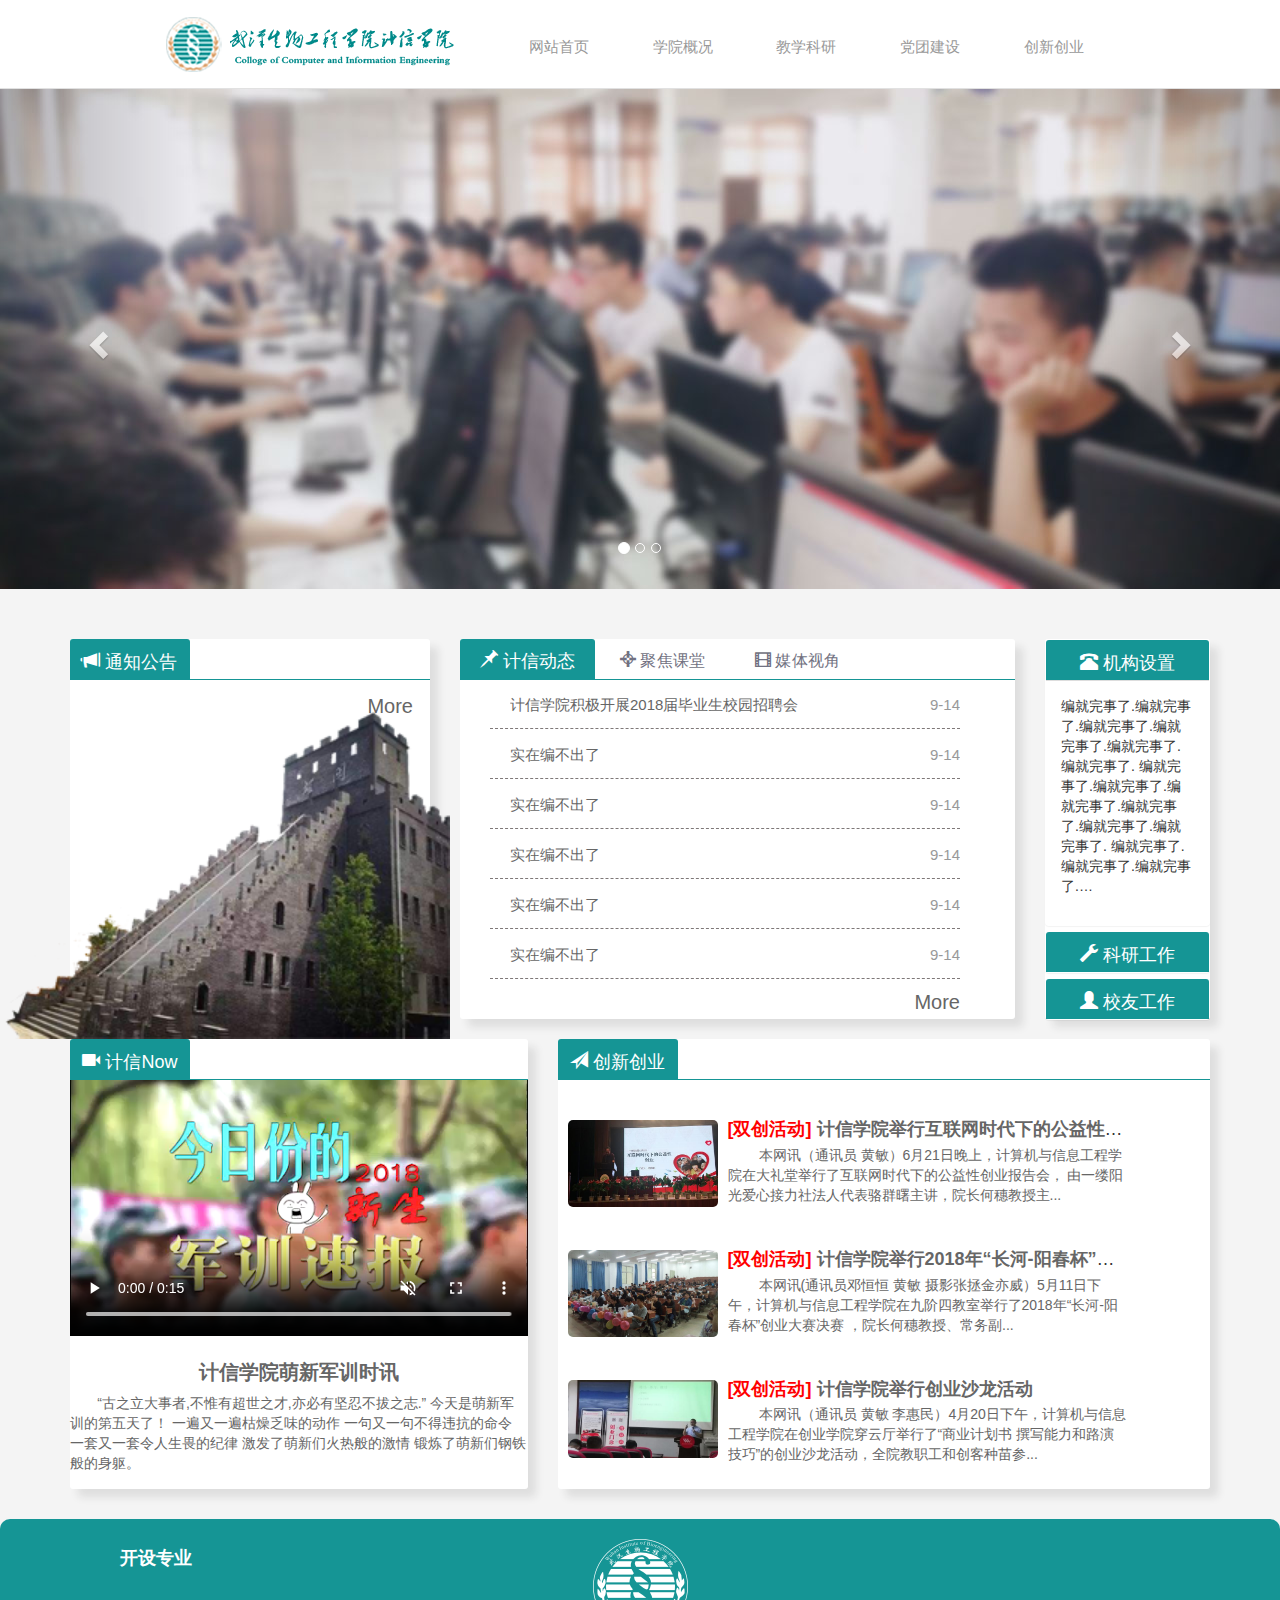
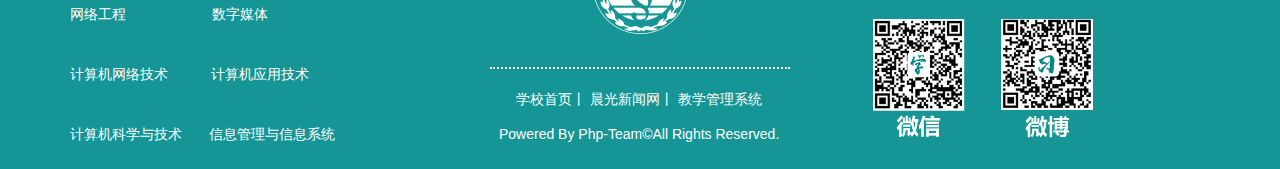
<file: public/index.html>
<!DOCTYPE html>
<html lang="en">
<head>
    <meta charset="UTF-8">
    <meta name="viewport" content="width=device-width, initial-scale=1.0">
    <meta http-equiv="X-UA-Compatible" content="ie=edge">
    <link rel="stylesheet" href="./static/css/bootstrap.min.css">
    <link rel="stylesheet" href="./static/css/style.css">
    <link rel="stylesheet" href="https://cdnjs.cloudflare.com/ajax/libs/animate.css/3.5.2/animate.css">
	
    <title>武汉生物工程学院计算机与信息工程学院</title>
</head>
<body>
    <!-- 导航栏 -->
    <nav class="nav-bar">
        <div class="navbar-content">
            <a href="javacript:void(0);"><img src="./static/images/logo.png" class="img-size img2" id="logo-ani" alt="" ></a>
            <div class="classes">
                <div id="wea">
                    <iframe name="weather_inc" src="http://i.tianqi.com/index.php?c=code&id=99" width="160" height="36" frameborder="0" marginwidth="0" marginheight="0" scrolling="no"></iframe>                </div>
                <div class="bottom-span"><a href="#top" id="display" onclick="displayResult()"><span>网站首页</span></a></div>
                <div class="bottom-span"><a href="javacript:void(0);"><span>学院概况</span></a></div>
                <div class="bottom-span"><a href="javacript:void(0);"><span>教学科研</span></a></div>
                <div class="bottom-span"><a href="javacript:void(0);"><span>党团建设</span></a></div>
                <div class="bottom-span"><a href="javacript:void(0);"><span>创新创业</span></a></div>
                
            </div>
        </div>  
    </nav>
    <!-- 轮播 -->
    <div id="myCarousel" class="carousel slide posi">
            <ol class="carousel-indicators">
                <li data-target="#myCarousel" data-slide-to="0" class="active"></li>
                <li data-target="#myCarousel" data-slide-to="1"></li>
                <li data-target="#myCarousel" data-slide-to="2"></li>
            </ol>   
            <div class="carousel-inner">
                <div class="item active">
                    <img src="./static/images/slide1.jpg" alt="First slide">
                </div>
                <div class="item">
                    <img src="./static/images/slide2.jpg" alt="Second slide">
                </div>
                <div class="item">
                    <img src="./static/images/slide3.jpg" alt="Third slide">
                </div>
            </div>
            <a class="left carousel-control" href="#myCarousel" role="button" data-slide="prev">
                <span class="glyphicon glyphicon-chevron-left" aria-hidden="true"></span>
                <span class="sr-only">Previous</span>
            </a>
            <a class="right carousel-control" href="#myCarousel" role="button" data-slide="next">
                <span class="glyphicon glyphicon-chevron-right" aria-hidden="true"></span>
                <span class="sr-only">Next</span>
            </a>
        </div>
        <img src="./static/images/wall.png" id="wall" alt="">
        <div class="img-posi">
            <img src="./static/images/好.png" id="hao" alt="">
            <img src="./static/images/好2.png" id="hao2" alt="">
            <img src="./static/images/学.png" id="xue" alt="">
            <img src="./static/images/习.png" id="xi" alt="">
        </div>
        <img src="./static/images/天天向上.png" id="tian" alt="">
        <img src="./static/images/sun.png" id="sun" alt="">     
        <!-- 主题内容 -->
    <div class="container">
        <div class="row">
            <div class="col-md-4">
                <div class="notice">
                    <div class="title-warp">
                        <div class="title">
                            <h4><span class="glyphicon glyphicon-bullhorn"></span> 通知公告</h4>
                        </div>
                    </div>
                    <!-- 公告json遍历 -->
                    <div class="append-notice"></div>
                    <a href="" class="more">More</a>
                </div>

            </div>
            <div class="col-md-6">
               <div class="info">
                    <div class="title-warp">
                        <div class="tab-wrapper">
                            <input type="radio" name="tab-radio" class="tab-radio" id="tab-radio-1" checked>
                            <label for="tab-radio-1" class="tab-handler tab-handler-1">
                                <h4><span class="glyphicon glyphicon-pushpin"></span> 计信动态</h4>
                            </label>
                            <div class="tab-content tab-content-1">
                                <div class="subtitle-2">
                                    <div class="notice-content-2">
                                        <a href="">计信学院积极开展2018届毕业生校园招聘会</a>
                                        <span style="float:right">9-14</span>
                                    </div>
                                </div>
                                <div class="subtitle-2">
                                    <div class="notice-content-2">
                                        <a href="">实在编不出了</a>
                                        <span style="float:right">9-14</span>
                                    </div>
                                </div>
                                <div class="subtitle-2">
                                    <div class="notice-content-2">
                                        <a href="">实在编不出了</a>
                                        <span style="float:right">9-14</span>
                                    </div>
                                </div>
                                <div class="subtitle-2">
                                    <div class="notice-content-2">
                                        <a href="">实在编不出了</a>
                                        <span style="float:right">9-14</span>
                                    </div>
                                </div>
                                <div class="subtitle-2">
                                    <div class="notice-content-2">
                                        <a href="">实在编不出了</a>
                                        <span style="float:right">9-14</span>
                                    </div>
                                </div>
                                <div class="subtitle-2">
                                    <div class="notice-content-2">
                                        <a href="">实在编不出了</a>
                                        <span style="float:right">9-14</span>
                                    </div>
                                </div>
                                <a href="" class="more-2">More</a>
                            </div>
                            <input type="radio" name="tab-radio" class="tab-radio" id="tab-radio-2">
                            <label for="tab-radio-2" class="tab-handler tab-handler-2">
                                <h4><span class="glyphicon glyphicon-screenshot"></span> 聚焦课堂</h4>
                            </label>
                            <div class="tab-content tab-content-2">
                            实在编不出了实在编不出了实在编不出了实在编不出了实在编不出了
                            实在编不出了实在编不出了实在编不出了实在编不出了实在编不出了实在编不出了
                            实在编不出了实在编不出了实在编不出了
                            </div>
                            <input type="radio" name="tab-radio" class="tab-radio" id="tab-radio-3">
                            <label for="tab-radio-3" class="tab-handler tab-handler-3">
                                <h4><span class="glyphicon glyphicon-film"></span> 媒体视角</h4>
                            </label>
                            <div class="tab-content tab-content-3">
                            实在编不出了实在编不出了实在编不出了实在编不出了实在编不出了
                            实在编不出了实在编不出了实在编不出了实在编不出了实在编不出了
                            实在编不出了实在编不出了实在编不出了实在编不出了
                            </div>                                     
                        </div>
                    </div>                   
               </div>
            </div>
            <div class="col-md-2">
                <div class="weather">
                    <div class="title-warp">
                        <div class="panel-group" id="accordion">
                            <div class="panel panel-default">
                                <div class="panel-heading">
                                    <h4 class="panel-title">
                                        <a data-toggle="collapse" data-parent="#accordion" 
                                            href="#collapseOne">
                                            <h4><span class="glyphicon glyphicon-phone-alt"></span> 机构设置</h4>
                                        </a>
                                    </h4>
                                </div>
                                <div id="collapseOne" class="panel-collapse collapse in">
                                    <div class="panel-body">
                                        编就完事了.编就完事了.编就完事了.编就完事了.编就完事了.编就完事了.
                                        编就完事了.编就完事了.编就完事了.编就完事了.编就完事了.编就完事了.
                                        编就完事了.编就完事了.编就完事了.
                                    </div>
                                </div>
                            </div>
                            <div class="panel panel-default">
                                <div class="panel-heading">
                                    <h4 class="panel-title">
                                        <a data-toggle="collapse" data-parent="#accordion" 
                                            href="#collapseTwo">
                                            <h4><span class="glyphicon glyphicon-wrench"></span> 科研工作</h4>
                                        </a>
                                    </h4>
                                </div>
                                <div id="collapseTwo" class="panel-collapse collapse">
                                    <div class="panel-body">
                                        编就完事了.编就完事了.编就完事了.编就完事了.编就完事了.编就完事了.
                                        编就完事了.编就完事了.编就完事了.编就完事了.编就完事了.编就完事了.
                                        编就完事了.编就完事了.编就完事了.
                                    </div>
                                </div>
                            </div>
                            <div class="panel panel-default">
                                <div class="panel-heading">
                                    <h4 class="panel-title">
                                        <a data-toggle="collapse" data-parent="#accordion" 
                                            href="#collapseThree">
                                            <h4><span class="glyphicon glyphicon-user"></span> 校友工作</h4>
                                        </a>
                                    </h4>
                                </div>
                                <div id="collapseThree" class="panel-collapse collapse">
                                    <div class="panel-body">
                                        编就完事了.编就完事了.编就完事了.编就完事了.编就完事了.编就完事了.
                                        编就完事了.编就完事了.编就完事了.编就完事了.编就完事了.编就完事了.
                                        编就完事了.编就完事了.编就完事了.
                                    </div>
                                </div>
                            </div>
                        </div>
                    </div>
                </div>
            </div>
        </div>
    </div>
    <div class="container">
        <div class="row">
            <div class="col-md-5">
                <div class="media-content">
                    <div class="title-warp">
                        <div class="title">
                            <h4><span class="glyphicon glyphicon-facetime-video"></span> 计信Now</h4>
                        </div>
                    </div>
                    <video id="media" muted class="video-demo" type="video/mp4"  width="100%" controls="controls"  autoplay="autoplay" loop="loop">
                        <source src="./static/media/2.mp4">
                    </video>
                    <h3><b>计信学院萌新军训时讯</b></h3>
                    <p>&nbsp;&nbsp;&nbsp;&nbsp;&nbsp;&nbsp;&nbsp;“古之立大事者,不惟有超世之才,亦必有坚忍不拔之志.”
                        今天是萌新军训的第五天了！
                        一遍又一遍枯燥乏味的动作
                        一句又一句不得违抗的命令
                        一套又一套令人生畏的纪律
                        激发了萌新们火热般的激情
                        锻炼了萌新们钢铁般的身躯。</p>
                </div>
            </div>
            <div class="col-md-7">
                <div class="rt-content">
                    <div class="title-warp">
                        <div class="title">
                            <h4><span class="glyphicon glyphicon-send"></span> 创新创业</h4>
                        </div>
                    </div>
                    <div class="media-info">
                        <div class="media">
                            <a class="media-left" href="#">
                                <img class="media-object media-info-image-1" src="./static/images/media1.png" alt="媒体对象">
                            </a>
                            <div class="media-body">
                                <h4 class="media-heading media-title">
                                    <b><span style="color:red;">[双创活动]</span>
                                        <span>计信学院举行互联网时代下的公益性创业报告会</span></b>
                                </h4>
                                <p class="media-info-content">
                                &nbsp;&nbsp;&nbsp;&nbsp;&nbsp;&nbsp;&nbsp;
                                本网讯（通讯员 黄敏）6月21日晚上，计算机与信息工程学院在大礼堂举行了互联网时代下的公益性创业报告会，
                                由一缕阳光爱心接力社法人代表骆群曙主讲，院长何穗教授主持报告会。2017级全体学生参加并聆听了报告会。
                                报告会上，以小游戏“闻声识马”作为开端，加强和在座学生的良性互动。何为志愿服务项目？介绍了基本三要素：
                                谁服务（志愿者）、服务谁（服务要求）和谁支持，以案例形式介绍了志愿服务项目和志愿服务活动的不同，还讲
                                解了互联网时代下的青年大学生受自媒体的影响，穿插了松园“雷锋岗亭”公益创业项目展示和一缕阳光爱心接力社
                                的近几年来的发展历程，再现了“爱心小胖”骆群曙对大别山区留守儿童的深沉热爱。</p>
                            </div>
                        </div>
                        <div class="media">
                            <a class="media-left" href="#">
                                <img class="media-object media-info-image-2" src="./static/images/media2.png" alt="媒体对象">
                            </a>
                            <div class="media-body">
                                <h4 class="media-heading media-title">
                                    <b><span style="color:red;">[双创活动]</span>
                                        <span>计信学院举行2018年“长河-阳春杯”创业大赛决赛</span></b>
                                </h4>
                                <p class="media-info-content">
                                &nbsp;&nbsp;&nbsp;&nbsp;&nbsp;&nbsp;&nbsp;
                                本网讯(通讯员邓恒恒 黄敏 摄影张拯金亦威）5月11日下午，计算机与信息工程学院在九阶四教室举行了2018年“长河-阳春杯”创业大赛决赛
                                ，院长何穗教授、常务副书记张琴、网络工程教研窒主任贺杰副教授、信息管理教研室主任刘丹副教授、应用技术教研
                                室主任王晶晶副教授、教师杨彦副教授、教师吴晓凌博士、湖北省恒大伟业投资有限公司副总经理陈明、凌科数码负责人阮长禹
                                、茶果年华武汉地区总代理获喜康共同组成评委席，全体辅导员以及学生代表观看了决赛。</p>
                            </div>
                        </div>
                        <div class="media">
                            <a class="media-left" href="#">
                                <img class="media-object media-info-image-3" src="./static/images/media3.png" alt="媒体对象">
                            </a>
                            <div class="media-body">
                                <h4 class="media-heading media-title">
                                    <b><span style="color:red;">[双创活动]</span>
                                        <span>计信学院举行创业沙龙活动</span></b>
                                </h4>
                                <p class="media-info-content">
                                &nbsp;&nbsp;&nbsp;&nbsp;&nbsp;&nbsp;&nbsp;
                                本网讯（通讯员 黄敏 李惠民）4月20日下午，计算机与信息工程学院在创业学院穿云厅举行了“商业计划书
                                撰写能力和路演技巧”的创业沙龙活动，全院教职工和创客种苗参加活动。天使投资人、武汉天使翼投资管理
                                有限公司投资总监张鑫和湖北恩智源科技发展有限公司创始人、武汉天使翼创业服务有限公司项目总监、光谷
                                青桐汇常驻导师纪力分别就“商业计划书的撰写”和“路演技巧”为主题进行交流。</p>
                            </div>
                        </div>                    
                    </div>
                </div>
            </div>
        </div>
    </div>
    <!-- 底部 -->
    <footer id="footer">
        <div class="container">
            <div class="logofoot">
                <img src="./static/images/logofoot.png" alt="">
            </div>
            <div class="courses">
                <h4>开设专业</h4>
                <p>网络工程&nbsp;&nbsp;&nbsp;&nbsp;&nbsp;&nbsp;
                    &nbsp;&nbsp;&nbsp;&nbsp;&nbsp;&nbsp;&nbsp;
                    &nbsp;&nbsp;&nbsp;&nbsp;&nbsp;&nbsp;
                    数字媒体</p>
                <p>计算机网络技术&nbsp;&nbsp;&nbsp;&nbsp;&nbsp;&nbsp;&nbsp;&nbsp;&nbsp;&nbsp;&nbsp;计算机应用技术</p>
                <p>计算机科学与技术&nbsp;&nbsp;&nbsp;&nbsp;&nbsp;&nbsp;&nbsp;信息管理与信息系统</p>
            </div>
            <div class="footer-info">
                <span>学校首页丨</span>
                <span>晨光新闻网丨</span>
                <span>教学管理系统</span>
                <p class="tooltip-test" data-toggle="tooltip" title="QQ群：652253608">Powered By Php-Team©All Rights Reserved.</p>
            </div>
            <div class="footer-right">
                <img src="./static/images/qrcode.png" alt="">
            </div>
        </div>
    </footer>
    <div class="phone">啊哦..移动端暂时还不能看哦</div>
    <a href="#" class="tooltip-test" id="back-to-top" data-toggle="tooltip" title="返回顶部">
        <span class="glyphicon glyphicon glyphicon-triangle-top"></span>
    </a>
    <script src="./static/js/jquery-3.2.1.min.js"></script>
    <script src="./static/js/bootstrap.min.js"></script>
    <script src="./static/js/index.js"></script>
    <script>
        $(function () { $("[data-toggle='tooltip']").tooltip(); });
        if ($('#back-to-top').length) {
            var scrollTrigger = 10; // px
            $(window).on('scroll', function () {
                if ($(window).scrollTop() > scrollTrigger) {
                    $('#back-to-top').addClass('show');
                } else {
                    $('#back-to-top').removeClass('show');
                }
            });
            $('#back-to-top').on('click', function (e) {
                $('html,body').animate({
                    scrollTop: 0
                }, 700);
                return false;
            });
        }
        $(function(){
            $.ajax({
            async:true,
            type:"POST",
            url:'http://www.tp5.com/index.php/api/notice/show',
            headers: {'token': '9e21ba80c09a46313e0a42bd32255efe'},
            dataType:'json',
            success:function(result){
                var dataObj = result,con="";
                $.each($.parseJSON(dataObj), function(index, item){
                    $.each(item,function(a,b){
                        var t=item.time;
                        timestampToTime(t)
                        function timestampToTime(timestamp) {
                            var date = new Date(timestamp * 1000); 
                            M = (date.getMonth() + 1 < 10 ? '0' + (date.getMonth() + 1) : date.getMonth() + 1) + '-';
                            D = change(date.getDate()) + ' ';
                            h = change(date.getHours()) + ':';
                            m = change(date.getMinutes()) ;
                            return  M + D + h + m;
                        }
                        function change(t) {
                            if (t < 10) {
                                return "0" + t;
                            } else {
                                return t;
                            }
                        }
                        if(index==0 | index==1){
                        $(".append-notice").append(
                                "<div class='subtitle'><div class='notice-content'><span class='glyphicon glyphicon-chevron-right dec' ></span><a data-toggle='modal' data-target='#"+ item.id +"' style='cursor:pointer;'>"+ item.title +"</a></div></div><img src='./static/images/new.gif' style='margin:-15px 10px 0 0;float: right;'><div class='modal fade' id='"+ item.id +"' tabindex='-1' role='dialog' aria-labelledby='myModalLabel' aria-hidden='true'><div class='modal-dialog'><div class='modal-content'><div class='modal-header'><button type='button' class='close' data-dismiss='modal' aria-hidden='true'>&times;</button><h4 class='modal-title' id='myModalLabel'>"+ item.title +"</h4></div><div class='modal-body'>"+ item.content +"<br><div style='float:right'>发布时间："+ timestampToTime(t) +"</div></div><div class='modal-footer'><button type='button' class='btn btn-default' data-dismiss='modal'>关闭</button></div></div></div></div>");
                        }else{
                        $(".append-notice").append(
                                "<div class='subtitle'><div class='notice-content'><span class='glyphicon glyphicon-chevron-right dec' ></span><a  data-toggle='modal' data-target='#"+ item.id +"' style='cursor:pointer;'>"+ item.title +"</a></div></div><div class='modal fade' id='"+ item.id +"' tabindex='-1' role='dialog' aria-labelledby='myModalLabel' aria-hidden='true'><div class='modal-dialog'><div class='modal-content'><div class='modal-header'><button type='button' class='close' data-dismiss='modal' aria-hidden='true'>&times;</button><h4 class='modal-title' id='myModalLabel'>"+ item.title +"</h4></div><div class='modal-body'>"+ item.content + "<br><div style='float:right'>发布时间："+ timestampToTime(t) + "</div></div><div class='modal-footer'><button type='button' class='btn btn-default' data-dismiss='modal'>关闭</button></div></div></div></div>");
                        }
                        return false;
                    })
                });
                }
            });
        })
    </script>
</body>
</html>
</file>
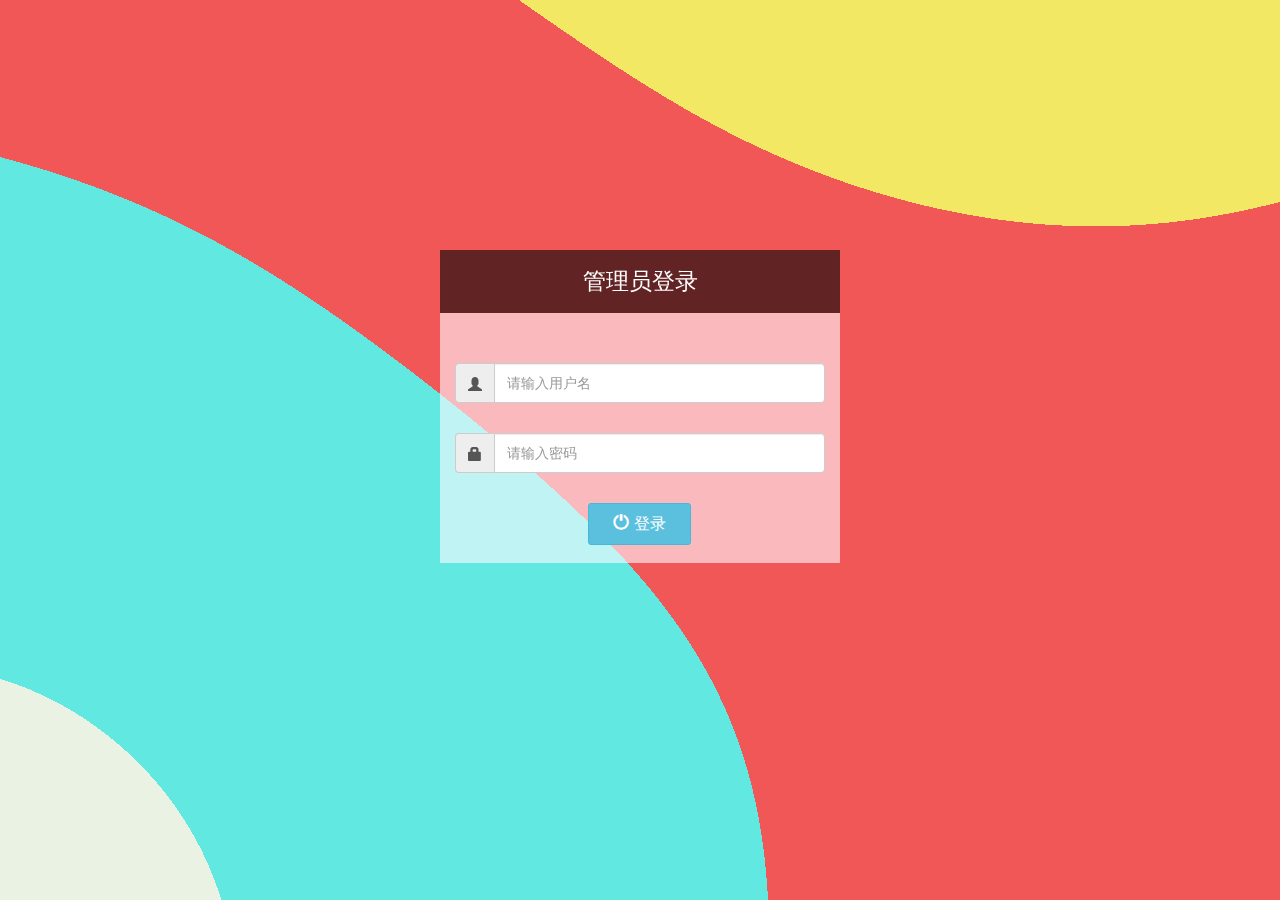
<file: public/admin/index.html>
<!DOCTYPE html PUBLIC "-//W3C//DTD XHTML 1.0 Transitional//EN" "http://www.w3.org/TR/xhtml1/DTD/xhtml1-transitional.dtd">
<html xmlns="http://www.w3.org/1999/xhtml">
<head>
<meta http-equiv="Content-Type" content="text/html; charset=utf-8" />
<meta name="viewport" content="width=device-width,initial-scale=1,maximum-scale=1.0" />
<title>管理员权限获取登录页</title>
<link rel="stylesheet" type="text/css" href="../static/css/bootstrap.min.css" />
<style type="text/css">
html,body {
    height: 100%;
}
html, body {
    padding: 0px;
    margin: 0px;
    overflow: hidden;
}

canvas {
    width: 100%;
    height: 100%;
}

.login-box {
    width: 100%;
    max-width:400px;
    height: 400px;
    position: absolute;
    top: 50%;
    margin-top: -200px;
    /*设置负值，为要定位子盒子的一半高度*/
    
}
@media screen and (min-width:500px){
    .login-box {
        left: 50%;
        /*设置负值，为要定位子盒子的一半宽度*/
        margin-left: -200px;
    }
}   
.form {
    width: 100%;
    max-width:400px;
    height: 275px;
    margin: 25px auto 0px auto;
    padding-top: 25px;
}   
.login-content {
    height: 250px;
    width: 100%;
    max-width:400px;
    background-color: rgba(255, 250, 2550, .6);
    float: left;
}       
.input-group {
    margin: 0px 0px 30px 0px !important;
}
.form-control,
.input-group {
    height: 40px;
}
.form-group {
    margin-bottom: 0px !important;
}
.login-title {
    padding: 10px 10px;
    background-color: rgba(0, 0, 0, .6);
}
.login-title h1 {
    margin-top: 10px !important;
}
.login-title small {
    color: #fff;
}

.link p {
    line-height: 20px;
    margin-top: 30px;
}
.btn-sm {
    padding: 8px 24px !important;
    font-size: 16px !important;
}
</style>
</head>
<body>


<div class="box">
        <div class="login-box">
            <div class="login-title text-center">
                <h1><small>管理员登录</small></h1>
            </div>
            <div class="login-content ">
            <div class="form">
            <form action="login.php" method="post">
                <div class="form-group">
                    <div class="col-xs-12">
                        <div class="input-group">
                            <span class="input-group-addon"><span class="glyphicon glyphicon-user"></span></span>
                            <input type="text" id="username" name="username" class="form-control" placeholder="请输入用户名">
                        </div>
                    </div>
                </div>
                <div class="form-group">
                    <div class="col-xs-12  ">
                        <div class="input-group">
                            <span class="input-group-addon"><span class="glyphicon glyphicon-lock"></span></span>
                            <input type="password" id="password" name="pwd" class="form-control" placeholder="请输入密码">
                        </div>
                    </div>
                </div>
                <div class="form-group form-actions">
                    <div class="col-xs-4 col-xs-offset-4 ">
                        <button type="submit" class="btn btn-sm btn-info"><span class="glyphicon glyphicon-off"></span> 登录</button>
                    </div>
                </div>
            </form>
            </div>
        </div>
    </div>
</div>
<script id="2d-fragment-shader" type="x-shader/x-fragment">// <![CDATA[
  #ifdef GL_ES
  precision mediump float;
  #endif

  #define PI 3.14159265359;

  uniform vec2 u_resolution;
  uniform vec2 u_mouse;
  uniform float u_time;
  uniform float u_xpos;
  uniform float u_ypos;

vec3 mod289(vec3 x) {
  return x - floor(x * (1.0 / 289.0)) * 289.0;
}

vec4 mod289(vec4 x) {
  return x - floor(x * (1.0 / 289.0)) * 289.0;
}

vec4 permute(vec4 x) {
     return mod289(((x*34.0)+1.0)*x);
}

vec4 taylorInvSqrt(vec4 r)
{
  return 1.79284291400159 - 0.85373472095314 * r;
}

float snoise(vec3 v)
  { 
  const vec2  C = vec2(1.0/6.0, 1.0/3.0) ;
  const vec4  D = vec4(0.0, 0.5, 1.0, 2.0);

  vec3 i  = floor(v + dot(v, C.yyy) );
  vec3 x0 =   v - i + dot(i, C.xxx) ;

  vec3 g = step(x0.yzx, x0.xyz);
  vec3 l = 1.0 - g;
  vec3 i1 = min( g.xyz, l.zxy );
  vec3 i2 = max( g.xyz, l.zxy );

  vec3 x1 = x0 - i1 + C.xxx;
  vec3 x2 = x0 - i2 + C.yyy;
  vec3 x3 = x0 - D.yyy;

  i = mod289(i); 
  vec4 p = permute( permute( permute( 
             i.z + vec4(0.0, i1.z, i2.z, 1.0 ))
           + i.y + vec4(0.0, i1.y, i2.y, 1.0 )) 
           + i.x + vec4(0.0, i1.x, i2.x, 1.0 ));

  float n_ = 0.142857142857;
  vec3  ns = n_ * D.wyz - D.xzx;

  vec4 j = p - 49.0 * floor(p * ns.z * ns.z);

  vec4 x_ = floor(j * ns.z);
  vec4 y_ = floor(j - 7.0 * x_ );

  vec4 x = x_ *ns.x + ns.yyyy;
  vec4 y = y_ *ns.x + ns.yyyy;
  vec4 h = 1.0 - abs(x) - abs(y);

  vec4 b0 = vec4( x.xy, y.xy );
  vec4 b1 = vec4( x.zw, y.zw );

  vec4 s0 = floor(b0)*2.0 + 1.0;
  vec4 s1 = floor(b1)*2.0 + 1.0;
  vec4 sh = -step(h, vec4(0.0));

  vec4 a0 = b0.xzyw + s0.xzyw*sh.xxyy ;
  vec4 a1 = b1.xzyw + s1.xzyw*sh.zzww ;

  vec3 p0 = vec3(a0.xy,h.x);
  vec3 p1 = vec3(a0.zw,h.y);
  vec3 p2 = vec3(a1.xy,h.z);
  vec3 p3 = vec3(a1.zw,h.w);

  vec4 norm = taylorInvSqrt(vec4(dot(p0,p0), dot(p1,p1), dot(p2, p2), dot(p3,p3)));
  p0 *= norm.x;
  p1 *= norm.y;
  p2 *= norm.z;
  p3 *= norm.w;

  vec4 m = max(0.6 - vec4(dot(x0,x0), dot(x1,x1), dot(x2,x2), dot(x3,x3)), 0.0);
  m = m * m;
  return 42.0 * dot( m*m, vec4( dot(p0,x0), dot(p1,x1), 
                                dot(p2,x2), dot(p3,x3) ) );
  }

  void main() {
    vec3 color1 = vec3(234.0/255.0,242.0/255.0,227.0/255.0);
    vec3 color2 = vec3(97.0/255.0,232.0/255.0,225.0/255.0);
    vec3 color3 = vec3(242.0/255.0,87.0/255.0,87.0/255.0);
    vec3 color4 = vec3(242.0/255.0,232.0/255.0,99.0/255.0);
    vec3 color5 = vec3(242.0/255.0,205.0/255.0,96.0/255.0);
    vec3 color6 = vec3(255.0/255.0,255.0/255.0,255.0/255.0);
    vec2 lt = vec2(gl_FragCoord.x + u_xpos, gl_FragCoord.y + u_ypos);
    vec2 st = lt.xy/u_resolution.xy;
    st.x *= u_resolution.x/u_resolution.y;
    vec3 color = vec3(0.0);
    vec2 pos = vec2(st*0.6);
    float DF = 0.0;
    float a = 0.0;
    vec2 vel = vec2(u_time*.1);
    st.xy *= 0.4;
    float r = snoise(vec3(st.x,st.y,u_time * 0.1));
    if(r >= -1.0 && r < -0.6){
      color = color1;
    } else if(r >= -0.6 && r < -0.2){
     color = color2;
    } else if(r >= -0.2 && r < 0.2){
      color = color3;
    } else if(r >= 0.2 && r < 0.6){
         color = color4;
    } else {
      color = color5;
    }
    gl_FragColor = vec4(color,1.0);
  }
// ]]>
</script>
<script id="2d-vertex-shader" type="x-shader/x-vertex">// <![CDATA[
    attribute vec2 a_position;
    void main() {
        gl_Position = vec4(a_position, 0, 1);
    }
    // ]]>
</script>
<canvas id="glscreen"></canvas>
</body>
<script>
    // set up global javascript variables

var canvas, gl; // canvas and webgl context

var shaderScript;
var shaderSource;
var vertexShader; // Vertex shader.  Not much happens in that shader, it just creates the vertex's to be drawn on
var fragmentShader; // this shader is where the magic happens. Fragment = pixel.  Vertex = kind of like "faces" on a 3d model.  
var buffer;


/* Variables holding the location of uniform variables in the WebGL. We use this to send info to the WebGL script. */
var locationOfTime;
var locationOfResolution;

var startTime = new Date().getTime(); // Get start time for animating
var currentTime = 0;

function init() {
    // standard canvas setup here, except get webgl context
    canvas = document.getElementById('glscreen');
    gl = canvas.getContext('webgl') || canvas.getContext('experimental-webgl');
    canvas.width  = window.innerWidth;
    canvas.height = window.innerHeight;
    
    // give WebGL it's viewport
    gl.viewport(0, 0, gl.drawingBufferWidth, gl.drawingBufferHeight);

    // kind of back-end stuff
    buffer = gl.createBuffer();
    gl.bindBuffer(gl.ARRAY_BUFFER, buffer);
    gl.bufferData(
        gl.ARRAY_BUFFER, 
        new Float32Array([
            -1.0, -1.0, 
            1.0, -1.0, 
            -1.0,  1.0, 
            -1.0,  1.0, 
            1.0, -1.0, 
            1.0,  1.0]), 
        gl.STATIC_DRAW
    ); // ^^ That up there sets up the vertex's used to draw onto. I think at least, I haven't payed much attention to vertex's yet, for all I know I'm wrong.

    shaderScript = document.getElementById("2d-vertex-shader");
    shaderSource = shaderScript.text;
    vertexShader = gl.createShader(gl.VERTEX_SHADER); //create the vertex shader from script
    gl.shaderSource(vertexShader, shaderSource);
    gl.compileShader(vertexShader);

    shaderScript   = document.getElementById("2d-fragment-shader");
    shaderSource   = shaderScript.text;
    fragmentShader = gl.createShader(gl.FRAGMENT_SHADER); //create the fragment from script
    gl.shaderSource(fragmentShader, shaderSource);
    gl.compileShader(fragmentShader);

    program = gl.createProgram(); // create the WebGL program.  This variable will be used to inject our javascript variables into the program.
    gl.attachShader(program, vertexShader); // add the shaders to the program
    gl.attachShader(program, fragmentShader); // ^^
    gl.linkProgram(program);     // Tell our WebGL application to use the program
    gl.useProgram(program); // ^^ yep, but now literally use it.
    
    
    /* 
    
    Alright, so here we're attatching javascript variables to the WebGL code.  First we get the location of the uniform variable inside the program. 
    
    We use the gl.getUniformLocation function to do this, and pass thru the program variable we created above, as well as the name of the uniform variable in our shader.
    
    */
    locationOfResolution = gl.getUniformLocation(program, "u_resolution");
    locationOfTime = gl.getUniformLocation(program, "u_time");
    
    
    /*
    
    Then we simply apply our javascript variables to the program. 
    Notice, it gets a bit tricky doing this.  If you're editing a float value, gl.uniformf works. 
    
    But if we want to send over an array of floats, for example, we'd use gl.uniform2f.  We're specifying that we are sending 2 floats at the end.  
    
    You can also send it over to the program as a vector, by using gl.uniform2fv.
    To read up on all of the different gl.uniform** stuff, to send any variable you want, I'd recommend using the table (found on this site, but you need to scroll down about 300px) 
    
    https://webglfundamentals.org/webgl/lessons/webgl-shaders-and-glsl.html#uniforms
    
    */
    gl.uniform2f(locationOfResolution, canvas.width, canvas.height);
    gl.uniform1f(locationOfTime, currentTime);

    render();
}

function render() {
    var now = new Date().getTime();
    currentTime = (now - startTime) / 1000; // update the current time for animations
    
    
    gl.uniform1f(locationOfTime, currentTime); // update the time uniform in our shader

    window.requestAnimationFrame(render, canvas); // request the next frame

    positionLocation = gl.getAttribLocation(program, "a_position"); // do stuff for those vertex's
    gl.enableVertexAttribArray(positionLocation);
    gl.vertexAttribPointer(positionLocation, 2, gl.FLOAT, false, 0, 0);
    gl.drawArrays(gl.TRIANGLES, 0, 6);
}

window.addEventListener('load', function(event){
    init();
});

window.addEventListener('resize', function(event){
    // just re-doing some stuff in the init here, to enable resizing.
    
    canvas.width  = window.innerWidth;
    canvas.height = window.innerHeight;
    gl.viewport(0, 0, window.innerWidth, window.innerHeight);
    locationOfResolution = gl.getUniformLocation(program, "u_resolution");
});
</script>
</html>
</file>
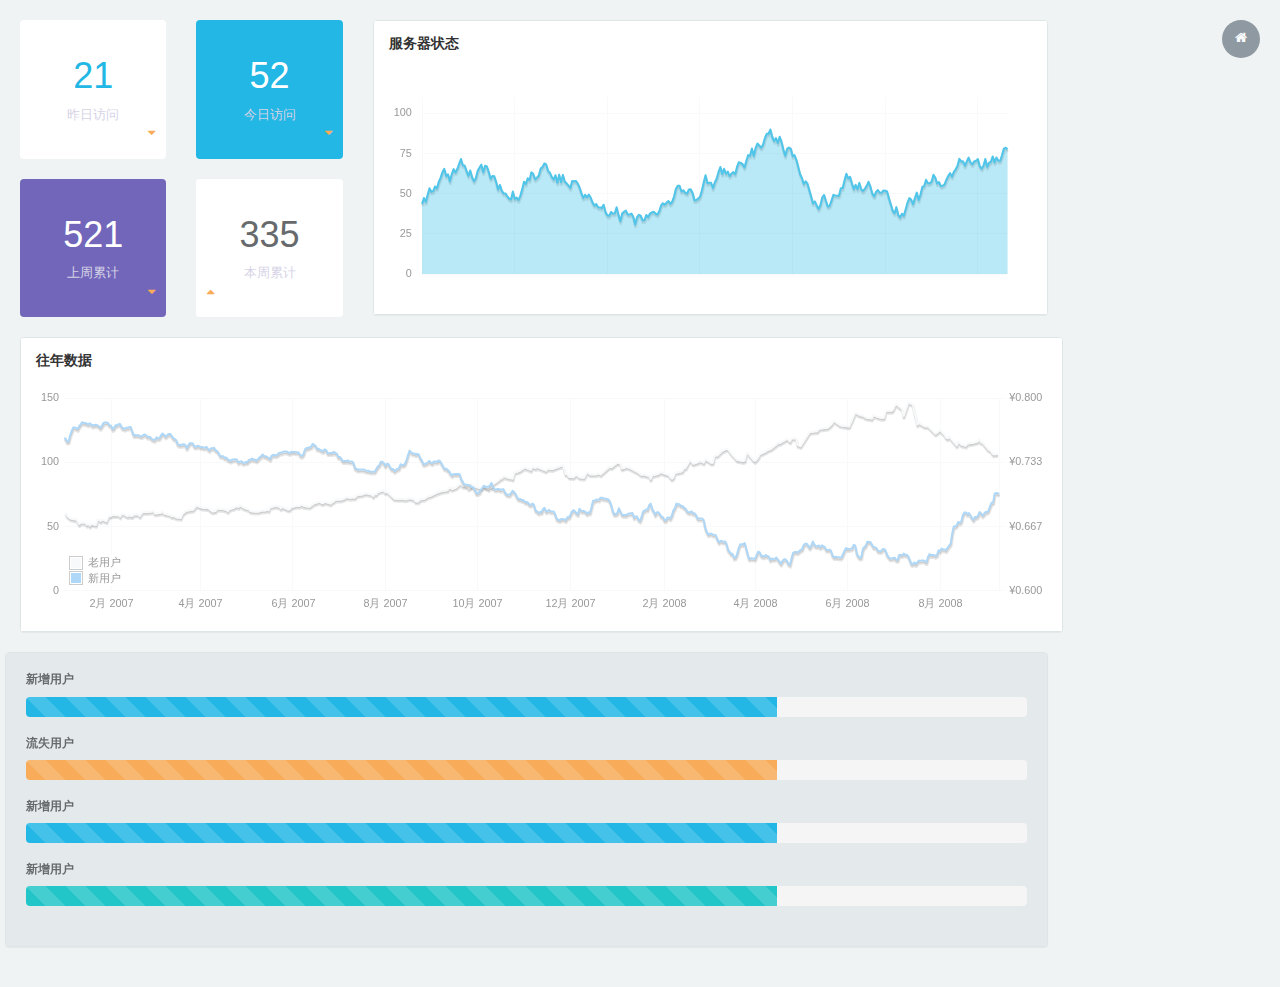
<file: public/admin/index_v1.html>
<!DOCTYPE html>
<html>
<head>
    <meta charset="utf-8">
    <meta name="viewport" content="width=device-width, initial-scale=1.0">
    <title>主页</title>
    <link rel="shortcut icon" type="image/x-icon" href="../favicon.ico" media="screen" />
    <link rel="stylesheet" href="../static/css/bootstrap.min.css">
    <link href="css/font-awesome.css?v=4.4.0" rel="stylesheet">
    <link rel="stylesheet" href="https://cdnjs.cloudflare.com/ajax/libs/animate.css/3.5.2/animate.css">
    <link href="css/style.css?v=4.1.0" rel="stylesheet">
</head>
<body class="gray-bg">
    <div class="wrapper wrapper-content">
        <div class="row">
            <div class="col-sm-10">
                <div class="row">
                    <div class="col-sm-4">
                        <div class="row row-sm text-center">
                            <div class="col-xs-6">
                                <div class="panel padder-v item">
                                    <div class="h1 text-info font-thin h1">21</div>
                                    <span class="text-muted text-xs">昨日访问</span>
                                    <div class="top text-right w-full">
                                        <i class="fa fa-caret-down text-warning m-r-sm"></i>
                                    </div>
                                </div>
                            </div>
                            <div class="col-xs-6">
                                <div class="panel padder-v item bg-info">
                                    <div class="h1 text-fff font-thin h1">52</div>
                                    <span class="text-muted text-xs">今日访问</span>
                                    <div class="top text-right w-full">
                                        <i class="fa fa-caret-down text-warning m-r-sm"></i>
                                    </div>
                                </div>
                            </div>
                            <div class="col-xs-6">
                                <div class="panel padder-v item bg-primary">
                                    <div class="h1 text-fff font-thin h1">521</div>
                                    <span class="text-muted text-xs">上周累计</span>
                                    <div class="top text-right w-full">
                                        <i class="fa fa-caret-down text-warning m-r-sm"></i>
                                    </div>
                                </div>
                            </div>
                            <div class="col-xs-6">
                                <div class="panel padder-v item">
                                    <div class="font-thin h1">335</div>
                                    <span class="text-muted text-xs">本周累计</span>
                                    <div class="bottom text-left">
                                        <i class="fa fa-caret-up text-warning m-l-sm"></i>
                                    </div>
                                </div>
                            </div>
                        </div>
                    </div>
                    <div class="col-sm-8">
                        <div class="ibox float-e-margins">
                            <div class="ibox-title" style="border-bottom:none;background:#fff;">
                                <h5>服务器状态</h5>
                            </div>
                            <div class="ibox-content" style="border-top:none;">
                                <div id="flot-line-chart-moving" style="height:217px;">
                                </div>
                            </div>
                        </div>
                    </div>
                </div>
                <div class="row">
                    <div class="col-sm-12" style="padding-right:0;">
                        <div class="ibox float-e-margins">
                            <div class="ibox-title" style="border-bottom:none;background:#fff;">
                                <h5>往年数据</h5>
                            </div>
                            <div class="ibox-content" style="border-top:none;">
                                <div id="yesterday" style="height:217px;">
                                </div>
                            </div>
                        </div>
                    </div>
                    <div class="col-sm-12" style="padding-left:0;">
                        <div class="ibox float-e-margins">
                            <div class="ibox-content" style="border-top:none;background-color:#e4eaec;">
                                <h5>新增用户</h5>
                                <div class="progress progress-striped active">
                                    <div style="width: 75%" aria-valuemax="100" aria-valuemin="0" aria-valuenow="75" role="progressbar" class="progress-bar">
                                        <span class="sr-only"></span>
                                    </div>
                                </div>
                                <h5>流失用户</h5>
                                <div class="progress progress-striped active">
                                    <div style="width: 75%" aria-valuemax="100" aria-valuemin="0" aria-valuenow="75" role="progressbar" class="progress-bar progress-bar-warning">
                                        <span class="sr-only"></span>
                                    </div>
                                </div>
                                <h5>新增用户</h5>
                                <div class="progress progress-striped active">
                                    <div style="width: 75%" aria-valuemax="100" aria-valuemin="0" aria-valuenow="75" role="progressbar" class="progress-bar .progress-bar-danger">
                                        <span class="sr-only"></span>
                                    </div>
                                </div>
                                <h5>新增用户</h5>
                                <div class="progress progress-striped active">
                                    <div style="width: 75%" aria-valuemax="100" aria-valuemin="0" aria-valuenow="75" role="progressbar" class="progress-bar progress-bar-info">
                                        <span class="sr-only"></span>
                                    </div>
                                </div>
                            </div>
                        </div>
                    </div>
                </div>
            </div>
        </div>
    </div>
    <!-- 全局js -->
	<script src="../static/js/jquery-3.2.1.min.js"></script>
    <script src="../static/js/bootstrap.min.js"></script>
    <script src="js/plugins/layer/layer.min.js"></script>
    <!-- Flot -->
    <script src="js/plugins/flot/jquery.flot.js"></script>
    <script src="js/plugins/flot/jquery.flot.tooltip.min.js"></script>
    <script src="js/plugins/flot/jquery.flot.resize.js"></script>
    <script src="js/plugins/flot/jquery.flot.pie.js"></script>
    <!-- 自定义js -->
    <script src="js/content.js"></script>
    <!--flotdemo-->
    <script type="text/javascript">
        $(function() {
            var container = $("#flot-line-chart-moving");
            var maximum = container.outerWidth() / 2 || 300;
            var data = [];

            function getRandomData() {
                if (data.length) {
                    data = data.slice(1);
                }
                while (data.length < maximum) {
                    var previous = data.length ? data[data.length - 1] : 50;
                    var y = previous + Math.random() * 10 - 5;
                    data.push(y < 0 ? 0 : y > 100 ? 100 : y);
                }
                var res = [];
                for (var i = 0; i < data.length; ++i) {
                    res.push([i, data[i]])
                }
                return res;
            }
            series = [{
                data: getRandomData(),
                lines: {
                    fill: true
                }
            }];
            var plot = $.plot(container, series, {
                grid: {

                    color: "#999999",
                    tickColor: "#f7f9fb",
                    borderWidth:0,
                    minBorderMargin: 20,
                    labelMargin: 10,
                    backgroundColor: {
                        colors: ["#ffffff", "#ffffff"]
                    },
                    margin: {
                        top: 8,
                        bottom: 20,
                        left: 20
                    },
                    markings: function(axes) {
                        var markings = [];
                        var xaxis = axes.xaxis;
                        for (var x = Math.floor(xaxis.min); x < xaxis.max; x += xaxis.tickSize * 2) {
                            markings.push({
                                xaxis: {
                                    from: x,
                                    to: x + xaxis.tickSize
                                },
                                color: "#fff"
                            });
                        }
                        return markings;
                    }
                },
                colors: ["#4fc5ea"],
                xaxis: {
                    tickFormatter: function() {
                        return "";
                    }
                },
                yaxis: {
                    min: 0,
                    max: 110
                },
                legend: {
                    show: true
                }
            });


            setInterval(function updateRandom() {
                series[0].data = getRandomData();
                plot.setData(series);
                plot.draw();
            }, 40);
        });
        $(function() {
            var oilprices = [
                [1167692400000, 61.05],
                [1167778800000, 58.32],
                [1167865200000, 57.35],
                [1167951600000, 56.31],
                [1168210800000, 55.55],
                [1168297200000, 55.64],
                [1168383600000, 54.02],
                [1168470000000, 51.88],
                [1168556400000, 52.99],
                [1168815600000, 52.99],
                [1168902000000, 51.21],
                [1168988400000, 52.24],
                [1169074800000, 50.48],
                [1169161200000, 51.99],
                [1169420400000, 51.13],
                [1169506800000, 55.04],
                [1169593200000, 55.37],
                [1169679600000, 54.23],
                [1169766000000, 55.42],
                [1170025200000, 54.01],
                [1170111600000, 56.97],
                [1170198000000, 58.14],
                [1170284400000, 58.14],
                [1170370800000, 59.02],
                [1170630000000, 58.74],
                [1170716400000, 58.88],
                [1170802800000, 57.71],
                [1170889200000, 59.71],
                [1170975600000, 59.89],
                [1171234800000, 57.81],
                [1171321200000, 59.06],
                [1171407600000, 58.00],
                [1171494000000, 57.99],
                [1171580400000, 59.39],
                [1171839600000, 59.39],
                [1171926000000, 58.07],
                [1172012400000, 60.07],
                [1172098800000, 61.14],
                [1172444400000, 61.39],
                [1172530800000, 61.46],
                [1172617200000, 61.79],
                [1172703600000, 62.00],
                [1172790000000, 60.07],
                [1173135600000, 60.69],
                [1173222000000, 61.82],
                [1173308400000, 60.05],
                [1173654000000, 58.91],
                [1173740400000, 57.93],
                [1173826800000, 58.16],
                [1173913200000, 57.55],
                [1173999600000, 57.11],
                [1174258800000, 56.59],
                [1174345200000, 59.61],
                [1174518000000, 61.69],
                [1174604400000, 62.28],
                [1174860000000, 62.91],
                [1174946400000, 62.93],
                [1175032800000, 64.03],
                [1175119200000, 66.03],
                [1175205600000, 65.87],
                [1175464800000, 64.64],
                [1175637600000, 64.38],
                [1175724000000, 64.28],
                [1175810400000, 64.28],
                [1176069600000, 61.51],
                [1176156000000, 61.89],
                [1176242400000, 62.01],
                [1176328800000, 63.85],
                [1176415200000, 63.63],
                [1176674400000, 63.61],
                [1176760800000, 63.10],
                [1176847200000, 63.13],
                [1176933600000, 61.83],
                [1177020000000, 63.38],
                [1177279200000, 64.58],
                [1177452000000, 65.84],
                [1177538400000, 65.06],
                [1177624800000, 66.46],
                [1177884000000, 64.40],
                [1178056800000, 63.68],
                [1178143200000, 63.19],
                [1178229600000, 61.93],
                [1178488800000, 61.47],
                [1178575200000, 61.55],
                [1178748000000, 61.81],
                [1178834400000, 62.37],
                [1179093600000, 62.46],
                [1179180000000, 63.17],
                [1179266400000, 62.55],
                [1179352800000, 64.94],
                [1179698400000, 66.27],
                [1179784800000, 65.50],
                [1179871200000, 65.77],
                [1179957600000, 64.18],
                [1180044000000, 65.20],
                [1180389600000, 63.15],
                [1180476000000, 63.49],
                [1180562400000, 65.08],
                [1180908000000, 66.30],
                [1180994400000, 65.96],
                [1181167200000, 66.93],
                [1181253600000, 65.98],
                [1181599200000, 65.35],
                [1181685600000, 66.26],
                [1181858400000, 68.00],
                [1182117600000, 69.09],
                [1182204000000, 69.10],
                [1182290400000, 68.19],
                [1182376800000, 68.19],
                [1182463200000, 69.14],
                [1182722400000, 68.19],
                [1182808800000, 67.77],
                [1182895200000, 68.97],
                [1182981600000, 69.57],
                [1183068000000, 70.68],
                [1183327200000, 71.09],
                [1183413600000, 70.92],
                [1183586400000, 71.81],
                [1183672800000, 72.81],
                [1183932000000, 72.19],
                [1184018400000, 72.56],
                [1184191200000, 72.50],
                [1184277600000, 74.15],
                [1184623200000, 75.05],
                [1184796000000, 75.92],
                [1184882400000, 75.57],
                [1185141600000, 74.89],
                [1185228000000, 73.56],
                [1185314400000, 75.57],
                [1185400800000, 74.95],
                [1185487200000, 76.83],
                [1185832800000, 78.21],
                [1185919200000, 76.53],
                [1186005600000, 76.86],
                [1186092000000, 76.00],
                [1186437600000, 71.59],
                [1186696800000, 71.47],
                [1186956000000, 71.62],
                [1187042400000, 71.00],
                [1187301600000, 71.98],
                [1187560800000, 71.12],
                [1187647200000, 69.47],
                [1187733600000, 69.26],
                [1187820000000, 69.83],
                [1187906400000, 71.09],
                [1188165600000, 71.73],
                [1188338400000, 73.36],
                [1188511200000, 74.04],
                [1188856800000, 76.30],
                [1189116000000, 77.49],
                [1189461600000, 78.23],
                [1189548000000, 79.91],
                [1189634400000, 80.09],
                [1189720800000, 79.10],
                [1189980000000, 80.57],
                [1190066400000, 81.93],
                [1190239200000, 83.32],
                [1190325600000, 81.62],
                [1190584800000, 80.95],
                [1190671200000, 79.53],
                [1190757600000, 80.30],
                [1190844000000, 82.88],
                [1190930400000, 81.66],
                [1191189600000, 80.24],
                [1191276000000, 80.05],
                [1191362400000, 79.94],
                [1191448800000, 81.44],
                [1191535200000, 81.22],
                [1191794400000, 79.02],
                [1191880800000, 80.26],
                [1191967200000, 80.30],
                [1192053600000, 83.08],
                [1192140000000, 83.69],
                [1192399200000, 86.13],
                [1192485600000, 87.61],
                [1192572000000, 87.40],
                [1192658400000, 89.47],
                [1192744800000, 88.60],
                [1193004000000, 87.56],
                [1193090400000, 87.56],
                [1193176800000, 87.10],
                [1193263200000, 91.86],
                [1193612400000, 93.53],
                [1193698800000, 94.53],
                [1193871600000, 95.93],
                [1194217200000, 93.98],
                [1194303600000, 96.37],
                [1194476400000, 95.46],
                [1194562800000, 96.32],
                [1195081200000, 93.43],
                [1195167600000, 95.10],
                [1195426800000, 94.64],
                [1195513200000, 95.10],
                [1196031600000, 97.70],
                [1196118000000, 94.42],
                [1196204400000, 90.62],
                [1196290800000, 91.01],
                [1196377200000, 88.71],
                [1196636400000, 88.32],
                [1196809200000, 90.23],
                [1196982000000, 88.28],
                [1197241200000, 87.86],
                [1197327600000, 90.02],
                [1197414000000, 92.25],
                [1197586800000, 90.63],
                [1197846000000, 90.63],
                [1197932400000, 90.49],
                [1198018800000, 91.24],
                [1198105200000, 91.06],
                [1198191600000, 90.49],
                [1198710000000, 96.62],
                [1198796400000, 96.00],
                [1199142000000, 99.62],
                [1199314800000, 99.18],
                [1199401200000, 95.09],
                [1199660400000, 96.33],
                [1199833200000, 95.67],
                [1200351600000, 91.90],
                [1200438000000, 90.84],
                [1200524400000, 90.13],
                [1200610800000, 90.57],
                [1200956400000, 89.21],
                [1201042800000, 86.99],
                [1201129200000, 89.85],
                [1201474800000, 90.99],
                [1201561200000, 91.64],
                [1201647600000, 92.33],
                [1201734000000, 91.75],
                [1202079600000, 90.02],
                [1202166000000, 88.41],
                [1202252400000, 87.14],
                [1202338800000, 88.11],
                [1202425200000, 91.77],
                [1202770800000, 92.78],
                [1202857200000, 93.27],
                [1202943600000, 95.46],
                [1203030000000, 95.46],
                [1203289200000, 101.74],
                [1203462000000, 98.81],
                [1203894000000, 100.88],
                [1204066800000, 99.64],
                [1204153200000, 102.59],
                [1204239600000, 101.84],
                [1204498800000, 99.52],
                [1204585200000, 99.52],
                [1204671600000, 104.52],
                [1204758000000, 105.47],
                [1204844400000, 105.15],
                [1205103600000, 108.75],
                [1205276400000, 109.92],
                [1205362800000, 110.33],
                [1205449200000, 110.21],
                [1205708400000, 105.68],
                [1205967600000, 101.84],
                [1206313200000, 100.86],
                [1206399600000, 101.22],
                [1206486000000, 105.90],
                [1206572400000, 107.58],
                [1206658800000, 105.62],
                [1206914400000, 101.58],
                [1207000800000, 100.98],
                [1207173600000, 103.83],
                [1207260000000, 106.23],
                [1207605600000, 108.50],
                [1207778400000, 110.11],
                [1207864800000, 110.14],
                [1208210400000, 113.79],
                [1208296800000, 114.93],
                [1208383200000, 114.86],
                [1208728800000, 117.48],
                [1208815200000, 118.30],
                [1208988000000, 116.06],
                [1209074400000, 118.52],
                [1209333600000, 118.75],
                [1209420000000, 113.46],
                [1209592800000, 112.52],
                [1210024800000, 121.84],
                [1210111200000, 123.53],
                [1210197600000, 123.69],
                [1210543200000, 124.23],
                [1210629600000, 125.80],
                [1210716000000, 126.29],
                [1211148000000, 127.05],
                [1211320800000, 129.07],
                [1211493600000, 132.19],
                [1211839200000, 128.85],
                [1212357600000, 127.76],
                [1212703200000, 138.54],
                [1212962400000, 136.80],
                [1213135200000, 136.38],
                [1213308000000, 134.86],
                [1213653600000, 134.01],
                [1213740000000, 136.68],
                [1213912800000, 135.65],
                [1214172000000, 134.62],
                [1214258400000, 134.62],
                [1214344800000, 134.62],
                [1214431200000, 139.64],
                [1214517600000, 140.21],
                [1214776800000, 140.00],
                [1214863200000, 140.97],
                [1214949600000, 143.57],
                [1215036000000, 145.29],
                [1215381600000, 141.37],
                [1215468000000, 136.04],
                [1215727200000, 146.40],
                [1215986400000, 145.18],
                [1216072800000, 138.74],
                [1216159200000, 134.60],
                [1216245600000, 129.29],
                [1216332000000, 130.65],
                [1216677600000, 127.95],
                [1216850400000, 127.95],
                [1217282400000, 122.19],
                [1217455200000, 124.08],
                [1217541600000, 125.10],
                [1217800800000, 121.41],
                [1217887200000, 119.17],
                [1217973600000, 118.58],
                [1218060000000, 120.02],
                [1218405600000, 114.45],
                [1218492000000, 113.01],
                [1218578400000, 116.00],
                [1218751200000, 113.77],
                [1219010400000, 112.87],
                [1219096800000, 114.53],
                [1219269600000, 114.98],
                [1219356000000, 114.98],
                [1219701600000, 116.27],
                [1219788000000, 118.15],
                [1219874400000, 115.59],
                [1219960800000, 115.46],
                [1220306400000, 109.71],
                [1220392800000, 109.35],
                [1220565600000, 106.23],
                [1220824800000, 106.34]
            ];
            var exchangerates = [
                [1167606000000, 0.7580],
                [1167692400000, 0.7580],
                [1167778800000, 0.75470],
                [1167865200000, 0.75490],
                [1167951600000, 0.76130],
                [1168038000000, 0.76550],
                [1168124400000, 0.76930],
                [1168210800000, 0.76940],
                [1168297200000, 0.76880],
                [1168383600000, 0.76780],
                [1168470000000, 0.77080],
                [1168556400000, 0.77270],
                [1168642800000, 0.77490],
                [1168729200000, 0.77410],
                [1168815600000, 0.77410],
                [1168902000000, 0.77320],
                [1168988400000, 0.77270],
                [1169074800000, 0.77370],
                [1169161200000, 0.77240],
                [1169247600000, 0.77120],
                [1169334000000, 0.7720],
                [1169420400000, 0.77210],
                [1169506800000, 0.77170],
                [1169593200000, 0.77040],
                [1169679600000, 0.7690],
                [1169766000000, 0.77110],
                [1169852400000, 0.7740],
                [1169938800000, 0.77450],
                [1170025200000, 0.77450],
                [1170111600000, 0.7740],
                [1170198000000, 0.77160],
                [1170284400000, 0.77130],
                [1170370800000, 0.76780],
                [1170457200000, 0.76880],
                [1170543600000, 0.77180],
                [1170630000000, 0.77180],
                [1170716400000, 0.77280],
                [1170802800000, 0.77290],
                [1170889200000, 0.76980],
                [1170975600000, 0.76850],
                [1171062000000, 0.76810],
                [1171148400000, 0.7690],
                [1171234800000, 0.7690],
                [1171321200000, 0.76980],
                [1171407600000, 0.76990],
                [1171494000000, 0.76510],
                [1171580400000, 0.76130],
                [1171666800000, 0.76160],
                [1171753200000, 0.76140],
                [1171839600000, 0.76140],
                [1171926000000, 0.76070],
                [1172012400000, 0.76020],
                [1172098800000, 0.76110],
                [1172185200000, 0.76220],
                [1172271600000, 0.76150],
                [1172358000000, 0.75980],
                [1172444400000, 0.75980],
                [1172530800000, 0.75920],
                [1172617200000, 0.75730],
                [1172703600000, 0.75660],
                [1172790000000, 0.75670],
                [1172876400000, 0.75910],
                [1172962800000, 0.75820],
                [1173049200000, 0.75850],
                [1173135600000, 0.76130],
                [1173222000000, 0.76310],
                [1173308400000, 0.76150],
                [1173394800000, 0.760],
                [1173481200000, 0.76130],
                [1173567600000, 0.76270],
                [1173654000000, 0.76270],
                [1173740400000, 0.76080],
                [1173826800000, 0.75830],
                [1173913200000, 0.75750],
                [1173999600000, 0.75620],
                [1174086000000, 0.7520],
                [1174172400000, 0.75120],
                [1174258800000, 0.75120],
                [1174345200000, 0.75170],
                [1174431600000, 0.7520],
                [1174518000000, 0.75110],
                [1174604400000, 0.7480],
                [1174690800000, 0.75090],
                [1174777200000, 0.75310],
                [1174860000000, 0.75310],
                [1174946400000, 0.75270],
                [1175032800000, 0.74980],
                [1175119200000, 0.74930],
                [1175205600000, 0.75040],
                [1175292000000, 0.750],
                [1175378400000, 0.74910],
                [1175464800000, 0.74910],
                [1175551200000, 0.74850],
                [1175637600000, 0.74840],
                [1175724000000, 0.74920],
                [1175810400000, 0.74710],
                [1175896800000, 0.74590],
                [1175983200000, 0.74770],
                [1176069600000, 0.74770],
                [1176156000000, 0.74830],
                [1176242400000, 0.74580],
                [1176328800000, 0.74480],
                [1176415200000, 0.7430],
                [1176501600000, 0.73990],
                [1176588000000, 0.73950],
                [1176674400000, 0.73950],
                [1176760800000, 0.73780],
                [1176847200000, 0.73820],
                [1176933600000, 0.73620],
                [1177020000000, 0.73550],
                [1177106400000, 0.73480],
                [1177192800000, 0.73610],
                [1177279200000, 0.73610],
                [1177365600000, 0.73650],
                [1177452000000, 0.73620],
                [1177538400000, 0.73310],
                [1177624800000, 0.73390],
                [1177711200000, 0.73440],
                [1177797600000, 0.73270],
                [1177884000000, 0.73270],
                [1177970400000, 0.73360],
                [1178056800000, 0.73330],
                [1178143200000, 0.73590],
                [1178229600000, 0.73590],
                [1178316000000, 0.73720],
                [1178402400000, 0.7360],
                [1178488800000, 0.7360],
                [1178575200000, 0.7350],
                [1178661600000, 0.73650],
                [1178748000000, 0.73840],
                [1178834400000, 0.73950],
                [1178920800000, 0.74130],
                [1179007200000, 0.73970],
                [1179093600000, 0.73960],
                [1179180000000, 0.73850],
                [1179266400000, 0.73780],
                [1179352800000, 0.73660],
                [1179439200000, 0.740],
                [1179525600000, 0.74110],
                [1179612000000, 0.74060],
                [1179698400000, 0.74050],
                [1179784800000, 0.74140],
                [1179871200000, 0.74310],
                [1179957600000, 0.74310],
                [1180044000000, 0.74380],
                [1180130400000, 0.74430],
                [1180216800000, 0.74430],
                [1180303200000, 0.74430],
                [1180389600000, 0.74340],
                [1180476000000, 0.74290],
                [1180562400000, 0.74420],
                [1180648800000, 0.7440],
                [1180735200000, 0.74390],
                [1180821600000, 0.74370],
                [1180908000000, 0.74370],
                [1180994400000, 0.74290],
                [1181080800000, 0.74030],
                [1181167200000, 0.73990],
                [1181253600000, 0.74180],
                [1181340000000, 0.74680],
                [1181426400000, 0.7480],
                [1181512800000, 0.7480],
                [1181599200000, 0.7490],
                [1181685600000, 0.74940],
                [1181772000000, 0.75220],
                [1181858400000, 0.75150],
                [1181944800000, 0.75020],
                [1182031200000, 0.74720],
                [1182117600000, 0.74720],
                [1182204000000, 0.74620],
                [1182290400000, 0.74550],
                [1182376800000, 0.74490],
                [1182463200000, 0.74670],
                [1182549600000, 0.74580],
                [1182636000000, 0.74270],
                [1182722400000, 0.74270],
                [1182808800000, 0.7430],
                [1182895200000, 0.74290],
                [1182981600000, 0.7440],
                [1183068000000, 0.7430],
                [1183154400000, 0.74220],
                [1183240800000, 0.73880],
                [1183327200000, 0.73880],
                [1183413600000, 0.73690],
                [1183500000000, 0.73450],
                [1183586400000, 0.73450],
                [1183672800000, 0.73450],
                [1183759200000, 0.73520],
                [1183845600000, 0.73410],
                [1183932000000, 0.73410],
                [1184018400000, 0.7340],
                [1184104800000, 0.73240],
                [1184191200000, 0.72720],
                [1184277600000, 0.72640],
                [1184364000000, 0.72550],
                [1184450400000, 0.72580],
                [1184536800000, 0.72580],
                [1184623200000, 0.72560],
                [1184709600000, 0.72570],
                [1184796000000, 0.72470],
                [1184882400000, 0.72430],
                [1184968800000, 0.72440],
                [1185055200000, 0.72350],
                [1185141600000, 0.72350],
                [1185228000000, 0.72350],
                [1185314400000, 0.72350],
                [1185400800000, 0.72620],
                [1185487200000, 0.72880],
                [1185573600000, 0.73010],
                [1185660000000, 0.73370],
                [1185746400000, 0.73370],
                [1185832800000, 0.73240],
                [1185919200000, 0.72970],
                [1186005600000, 0.73170],
                [1186092000000, 0.73150],
                [1186178400000, 0.72880],
                [1186264800000, 0.72630],
                [1186351200000, 0.72630],
                [1186437600000, 0.72420],
                [1186524000000, 0.72530],
                [1186610400000, 0.72640],
                [1186696800000, 0.7270],
                [1186783200000, 0.73120],
                [1186869600000, 0.73050],
                [1186956000000, 0.73050],
                [1187042400000, 0.73180],
                [1187128800000, 0.73580],
                [1187215200000, 0.74090],
                [1187301600000, 0.74540],
                [1187388000000, 0.74370],
                [1187474400000, 0.74240],
                [1187560800000, 0.74240],
                [1187647200000, 0.74150],
                [1187733600000, 0.74190],
                [1187820000000, 0.74140],
                [1187906400000, 0.73770],
                [1187992800000, 0.73550],
                [1188079200000, 0.73150],
                [1188165600000, 0.73150],
                [1188252000000, 0.7320],
                [1188338400000, 0.73320],
                [1188424800000, 0.73460],
                [1188511200000, 0.73280],
                [1188597600000, 0.73230],
                [1188684000000, 0.7340],
                [1188770400000, 0.7340],
                [1188856800000, 0.73360],
                [1188943200000, 0.73510],
                [1189029600000, 0.73460],
                [1189116000000, 0.73210],
                [1189202400000, 0.72940],
                [1189288800000, 0.72660],
                [1189375200000, 0.72660],
                [1189461600000, 0.72540],
                [1189548000000, 0.72420],
                [1189634400000, 0.72130],
                [1189720800000, 0.71970],
                [1189807200000, 0.72090],
                [1189893600000, 0.7210],
                [1189980000000, 0.7210],
                [1190066400000, 0.7210],
                [1190152800000, 0.72090],
                [1190239200000, 0.71590],
                [1190325600000, 0.71330],
                [1190412000000, 0.71050],
                [1190498400000, 0.70990],
                [1190584800000, 0.70990],
                [1190671200000, 0.70930],
                [1190757600000, 0.70930],
                [1190844000000, 0.70760],
                [1190930400000, 0.7070],
                [1191016800000, 0.70490],
                [1191103200000, 0.70120],
                [1191189600000, 0.70110],
                [1191276000000, 0.70190],
                [1191362400000, 0.70460],
                [1191448800000, 0.70630],
                [1191535200000, 0.70890],
                [1191621600000, 0.70770],
                [1191708000000, 0.70770],
                [1191794400000, 0.70770],
                [1191880800000, 0.70910],
                [1191967200000, 0.71180],
                [1192053600000, 0.70790],
                [1192140000000, 0.70530],
                [1192226400000, 0.7050],
                [1192312800000, 0.70550],
                [1192399200000, 0.70550],
                [1192485600000, 0.70450],
                [1192572000000, 0.70510],
                [1192658400000, 0.70510],
                [1192744800000, 0.70170],
                [1192831200000, 0.70],
                [1192917600000, 0.69950],
                [1193004000000, 0.69940],
                [1193090400000, 0.70140],
                [1193176800000, 0.70360],
                [1193263200000, 0.70210],
                [1193349600000, 0.70020],
                [1193436000000, 0.69670],
                [1193522400000, 0.6950],
                [1193612400000, 0.6950],
                [1193698800000, 0.69390],
                [1193785200000, 0.6940],
                [1193871600000, 0.69220],
                [1193958000000, 0.69190],
                [1194044400000, 0.69140],
                [1194130800000, 0.68940],
                [1194217200000, 0.68910],
                [1194303600000, 0.69040],
                [1194390000000, 0.6890],
                [1194476400000, 0.68340],
                [1194562800000, 0.68230],
                [1194649200000, 0.68070],
                [1194735600000, 0.68150],
                [1194822000000, 0.68150],
                [1194908400000, 0.68470],
                [1194994800000, 0.68590],
                [1195081200000, 0.68220],
                [1195167600000, 0.68270],
                [1195254000000, 0.68370],
                [1195340400000, 0.68230],
                [1195426800000, 0.68220],
                [1195513200000, 0.68220],
                [1195599600000, 0.67920],
                [1195686000000, 0.67460],
                [1195772400000, 0.67350],
                [1195858800000, 0.67310],
                [1195945200000, 0.67420],
                [1196031600000, 0.67440],
                [1196118000000, 0.67390],
                [1196204400000, 0.67310],
                [1196290800000, 0.67610],
                [1196377200000, 0.67610],
                [1196463600000, 0.67850],
                [1196550000000, 0.68180],
                [1196636400000, 0.68360],
                [1196722800000, 0.68230],
                [1196809200000, 0.68050],
                [1196895600000, 0.67930],
                [1196982000000, 0.68490],
                [1197068400000, 0.68330],
                [1197154800000, 0.68250],
                [1197241200000, 0.68250],
                [1197327600000, 0.68160],
                [1197414000000, 0.67990],
                [1197500400000, 0.68130],
                [1197586800000, 0.68090],
                [1197673200000, 0.68680],
                [1197759600000, 0.69330],
                [1197846000000, 0.69330],
                [1197932400000, 0.69450],
                [1198018800000, 0.69440],
                [1198105200000, 0.69460],
                [1198191600000, 0.69640],
                [1198278000000, 0.69650],
                [1198364400000, 0.69560],
                [1198450800000, 0.69560],
                [1198537200000, 0.6950],
                [1198623600000, 0.69480],
                [1198710000000, 0.69280],
                [1198796400000, 0.68870],
                [1198882800000, 0.68240],
                [1198969200000, 0.67940],
                [1199055600000, 0.67940],
                [1199142000000, 0.68030],
                [1199228400000, 0.68550],
                [1199314800000, 0.68240],
                [1199401200000, 0.67910],
                [1199487600000, 0.67830],
                [1199574000000, 0.67850],
                [1199660400000, 0.67850],
                [1199746800000, 0.67970],
                [1199833200000, 0.680],
                [1199919600000, 0.68030],
                [1200006000000, 0.68050],
                [1200092400000, 0.6760],
                [1200178800000, 0.6770],
                [1200265200000, 0.6770],
                [1200351600000, 0.67360],
                [1200438000000, 0.67260],
                [1200524400000, 0.67640],
                [1200610800000, 0.68210],
                [1200697200000, 0.68310],
                [1200783600000, 0.68420],
                [1200870000000, 0.68420],
                [1200956400000, 0.68870],
                [1201042800000, 0.69030],
                [1201129200000, 0.68480],
                [1201215600000, 0.68240],
                [1201302000000, 0.67880],
                [1201388400000, 0.68140],
                [1201474800000, 0.68140],
                [1201561200000, 0.67970],
                [1201647600000, 0.67690],
                [1201734000000, 0.67650],
                [1201820400000, 0.67330],
                [1201906800000, 0.67290],
                [1201993200000, 0.67580],
                [1202079600000, 0.67580],
                [1202166000000, 0.6750],
                [1202252400000, 0.6780],
                [1202338800000, 0.68330],
                [1202425200000, 0.68560],
                [1202511600000, 0.69030],
                [1202598000000, 0.68960],
                [1202684400000, 0.68960],
                [1202770800000, 0.68820],
                [1202857200000, 0.68790],
                [1202943600000, 0.68620],
                [1203030000000, 0.68520],
                [1203116400000, 0.68230],
                [1203202800000, 0.68130],
                [1203289200000, 0.68130],
                [1203375600000, 0.68220],
                [1203462000000, 0.68020],
                [1203548400000, 0.68020],
                [1203634800000, 0.67840],
                [1203721200000, 0.67480],
                [1203807600000, 0.67470],
                [1203894000000, 0.67470],
                [1203980400000, 0.67480],
                [1204066800000, 0.67330],
                [1204153200000, 0.6650],
                [1204239600000, 0.66110],
                [1204326000000, 0.65830],
                [1204412400000, 0.6590],
                [1204498800000, 0.6590],
                [1204585200000, 0.65810],
                [1204671600000, 0.65780],
                [1204758000000, 0.65740],
                [1204844400000, 0.65320],
                [1204930800000, 0.65020],
                [1205017200000, 0.65140],
                [1205103600000, 0.65140],
                [1205190000000, 0.65070],
                [1205276400000, 0.6510],
                [1205362800000, 0.64890],
                [1205449200000, 0.64240],
                [1205535600000, 0.64060],
                [1205622000000, 0.63820],
                [1205708400000, 0.63820],
                [1205794800000, 0.63410],
                [1205881200000, 0.63440],
                [1205967600000, 0.63780],
                [1206054000000, 0.64390],
                [1206140400000, 0.64780],
                [1206226800000, 0.64810],
                [1206313200000, 0.64810],
                [1206399600000, 0.64940],
                [1206486000000, 0.64380],
                [1206572400000, 0.63770],
                [1206658800000, 0.63290],
                [1206745200000, 0.63360],
                [1206831600000, 0.63330],
                [1206914400000, 0.63330],
                [1207000800000, 0.6330],
                [1207087200000, 0.63710],
                [1207173600000, 0.64030],
                [1207260000000, 0.63960],
                [1207346400000, 0.63640],
                [1207432800000, 0.63560],
                [1207519200000, 0.63560],
                [1207605600000, 0.63680],
                [1207692000000, 0.63570],
                [1207778400000, 0.63540],
                [1207864800000, 0.6320],
                [1207951200000, 0.63320],
                [1208037600000, 0.63280],
                [1208124000000, 0.63310],
                [1208210400000, 0.63420],
                [1208296800000, 0.63210],
                [1208383200000, 0.63020],
                [1208469600000, 0.62780],
                [1208556000000, 0.63080],
                [1208642400000, 0.63240],
                [1208728800000, 0.63240],
                [1208815200000, 0.63070],
                [1208901600000, 0.62770],
                [1208988000000, 0.62690],
                [1209074400000, 0.63350],
                [1209160800000, 0.63920],
                [1209247200000, 0.640],
                [1209333600000, 0.64010],
                [1209420000000, 0.63960],
                [1209506400000, 0.64070],
                [1209592800000, 0.64230],
                [1209679200000, 0.64290],
                [1209765600000, 0.64720],
                [1209852000000, 0.64850],
                [1209938400000, 0.64860],
                [1210024800000, 0.64670],
                [1210111200000, 0.64440],
                [1210197600000, 0.64670],
                [1210284000000, 0.65090],
                [1210370400000, 0.64780],
                [1210456800000, 0.64610],
                [1210543200000, 0.64610],
                [1210629600000, 0.64680],
                [1210716000000, 0.64490],
                [1210802400000, 0.6470],
                [1210888800000, 0.64610],
                [1210975200000, 0.64520],
                [1211061600000, 0.64220],
                [1211148000000, 0.64220],
                [1211234400000, 0.64250],
                [1211320800000, 0.64140],
                [1211407200000, 0.63660],
                [1211493600000, 0.63460],
                [1211580000000, 0.6350],
                [1211666400000, 0.63460],
                [1211752800000, 0.63460],
                [1211839200000, 0.63430],
                [1211925600000, 0.63460],
                [1212012000000, 0.63790],
                [1212098400000, 0.64160],
                [1212184800000, 0.64420],
                [1212271200000, 0.64310],
                [1212357600000, 0.64310],
                [1212444000000, 0.64350],
                [1212530400000, 0.6440],
                [1212616800000, 0.64730],
                [1212703200000, 0.64690],
                [1212789600000, 0.63860],
                [1212876000000, 0.63560],
                [1212962400000, 0.6340],
                [1213048800000, 0.63460],
                [1213135200000, 0.6430],
                [1213221600000, 0.64520],
                [1213308000000, 0.64670],
                [1213394400000, 0.65060],
                [1213480800000, 0.65040],
                [1213567200000, 0.65030],
                [1213653600000, 0.64810],
                [1213740000000, 0.64510],
                [1213826400000, 0.6450],
                [1213912800000, 0.64410],
                [1213999200000, 0.64140],
                [1214085600000, 0.64090],
                [1214172000000, 0.64090],
                [1214258400000, 0.64280],
                [1214344800000, 0.64310],
                [1214431200000, 0.64180],
                [1214517600000, 0.63710],
                [1214604000000, 0.63490],
                [1214690400000, 0.63330],
                [1214776800000, 0.63340],
                [1214863200000, 0.63380],
                [1214949600000, 0.63420],
                [1215036000000, 0.6320],
                [1215122400000, 0.63180],
                [1215208800000, 0.6370],
                [1215295200000, 0.63680],
                [1215381600000, 0.63680],
                [1215468000000, 0.63830],
                [1215554400000, 0.63710],
                [1215640800000, 0.63710],
                [1215727200000, 0.63550],
                [1215813600000, 0.6320],
                [1215900000000, 0.62770],
                [1215986400000, 0.62760],
                [1216072800000, 0.62910],
                [1216159200000, 0.62740],
                [1216245600000, 0.62930],
                [1216332000000, 0.63110],
                [1216418400000, 0.6310],
                [1216504800000, 0.63120],
                [1216591200000, 0.63120],
                [1216677600000, 0.63040],
                [1216764000000, 0.62940],
                [1216850400000, 0.63480],
                [1216936800000, 0.63780],
                [1217023200000, 0.63680],
                [1217109600000, 0.63680],
                [1217196000000, 0.63680],
                [1217282400000, 0.6360],
                [1217368800000, 0.6370],
                [1217455200000, 0.64180],
                [1217541600000, 0.64110],
                [1217628000000, 0.64350],
                [1217714400000, 0.64270],
                [1217800800000, 0.64270],
                [1217887200000, 0.64190],
                [1217973600000, 0.64460],
                [1218060000000, 0.64680],
                [1218146400000, 0.64870],
                [1218232800000, 0.65940],
                [1218319200000, 0.66660],
                [1218405600000, 0.66660],
                [1218492000000, 0.66780],
                [1218578400000, 0.67120],
                [1218664800000, 0.67050],
                [1218751200000, 0.67180],
                [1218837600000, 0.67840],
                [1218924000000, 0.68110],
                [1219010400000, 0.68110],
                [1219096800000, 0.67940],
                [1219183200000, 0.68040],
                [1219269600000, 0.67810],
                [1219356000000, 0.67560],
                [1219442400000, 0.67350],
                [1219528800000, 0.67630],
                [1219615200000, 0.67620],
                [1219701600000, 0.67770],
                [1219788000000, 0.68150],
                [1219874400000, 0.68020],
                [1219960800000, 0.6780],
                [1220047200000, 0.67960],
                [1220133600000, 0.68170],
                [1220220000000, 0.68170],
                [1220306400000, 0.68320],
                [1220392800000, 0.68770],
                [1220479200000, 0.69120],
                [1220565600000, 0.69140],
                [1220652000000, 0.70090],
                [1220738400000, 0.70120],
                [1220824800000, 0.7010],
                [1220911200000, 0.70050]
            ];

            function euroFormatter(v, axis) {
                return "&yen;"+v.toFixed(axis.tickDecimals);
            }

            function doPlot(position) {
                $.plot($("#yesterday"), [{
                    data: oilprices,
                    label: "老用户"
                }, {
                    data: exchangerates,
                    label: "新用户",
                    yaxis: 2
                }], {
                    xaxes: [{
                        mode: 'time'
                    }],
                    yaxes: [{
                        min: 0
                    }, {
                        alignTicksWithAxis: position == "right" ? 1 : null,
                        position: position,
                        tickFormatter: euroFormatter
                    }],
                    legend: {
                        position: 'sw'
                    },
                    colors: ["#f7f9fb"],
                    grid: {
                        color: "#999999",
                        hoverable: true,
                        clickable: true,
                        tickColor: "#f7f9fb",
                        borderWidth:0,
                        hoverable: true 

                    },
                    tooltip: true,
                    tooltipOpts: {
                        content: "%s %x 为 %y",
                        xDateFormat: "%y-%0m-%0d",

                        onHover: function(flotItem, $tooltipEl) {
                            // console.log(flotItem, $tooltipEl);
                        }
                    }
                });
    }

    doPlot("right");

    $("button").click(function() {
        doPlot($(this).text());
    });
});
    </script>
</body>

</html>
</file>
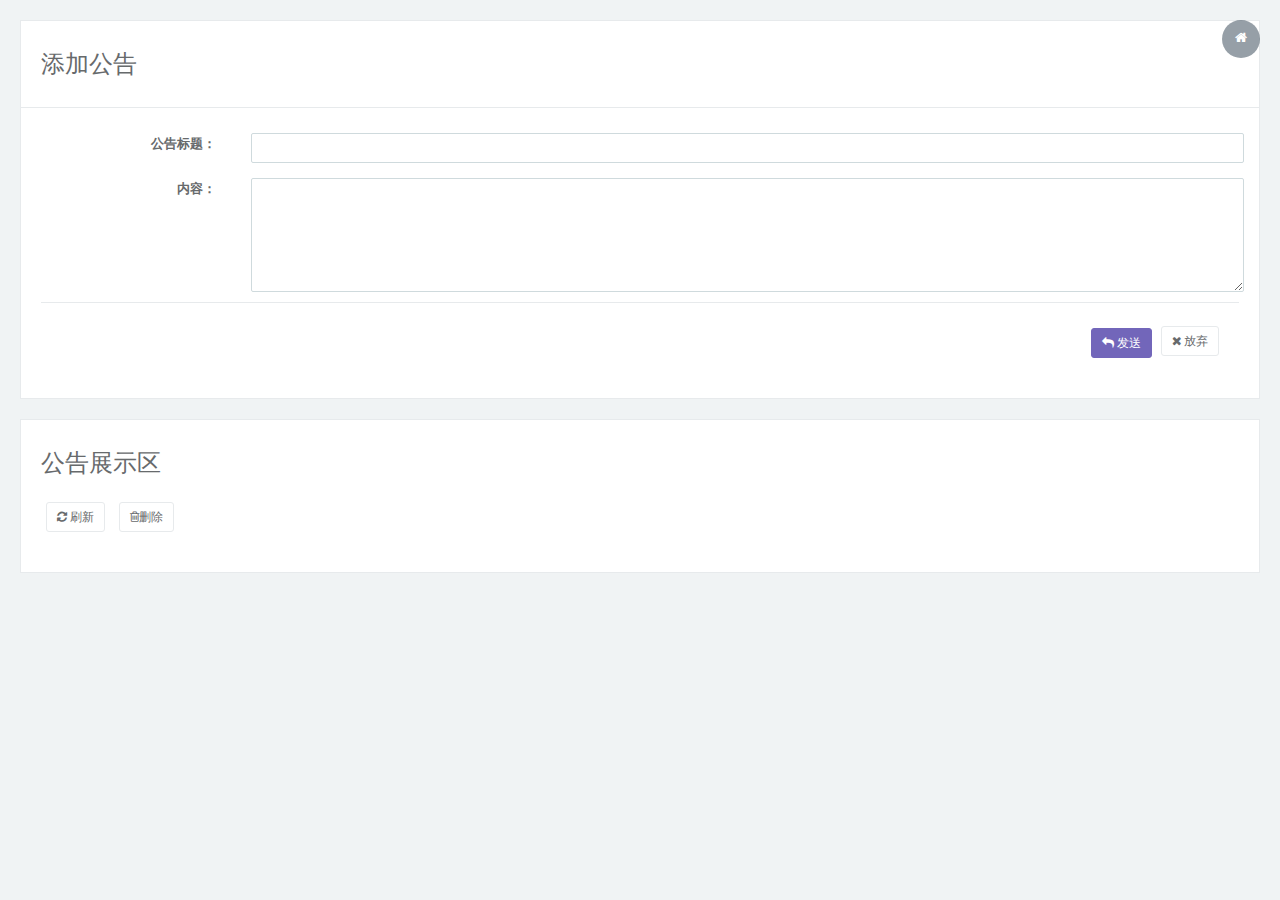
<file: public/admin/notice.html>
<!DOCTYPE html>
<html>
<head>
    <meta charset="utf-8">
    <meta name="viewport" content="width=device-width, initial-scale=1.0">
    <title>通知公告</title>
    <link rel="shortcut icon" href="../public/favicon.ico"> 
    <link rel="stylesheet" href="../static/css/bootstrap.min.css">
    <link href="css/font-awesome.css?v=4.4.0" rel="stylesheet">
    <link href="css/animate.css" rel="stylesheet">
    <link href="css/style.css?v=4.1.0" rel="stylesheet">
</head>

<body class="gray-bg">
    <div class="wrapper wrapper-content">
        <div class="row">
            <div class="col-sm-12 animated fadeInRight">
                <div class="mail-box-header">
                	<h2>添加公告</h2>
                </div>
                <div class="mail-box">
                    <div class="mail-body">
                        <form class="form-horizontal" method="post" action="http://www.tp5.com/index.php/api/notice/add_notice">
                            <div class="form-group">
                                <label class="col-sm-2 control-label">公告标题：</label>
                                <div class="col-sm-10">
                                    <input type="text" class="form-control" name="title">
                                </div>
                            </div>
                            <div class="form-group">
                                <label class="col-sm-2 control-label">内容：</label>
                                <div class="col-sm-10">
                                    <textarea class="form-control" rows="5" name="content"></textarea>
                                </div>
                            </div>
							<div class="mail-body text-right tooltip-demo">
		                        <button type="submit" class="btn btn-primary btn-sm" id="rename">
                                    <i class="fa fa-reply"></i> 发送
                                </button>
		                        <a href="mailbox.html" class="btn btn-white btn-sm" data-toggle="tooltip" data-placement="top" title="Discard email"><i class="fa fa-times"></i> 放弃</a>
		                    </div>
                        </form>
                    </div>
                </div>
                <form name="notice" method="POST">
                    <div class="mail-box-header">
                        <h2>公告展示区</h2>
                        <div class="mail-tools tooltip-demo m-t-md">
                            <button tpye="button" class="btn btn-white btn-sm" data-toggle="tooltip" data-placement="left" title="刷新公告列表" onclick="javascript:window.location = 'http://www.tp5.com/admin/notice.html';"><i class="fa fa-refresh"></i> 刷新</button>
                            <button tpye="submit" class="btn btn-white btn-sm" data-toggle="tooltip" data-placement="top" title="删除公告" onclick="del();"><i class="fa fa-trash-o">删除</i></button>
                        </div>
                    </div>
                    <div class="mail-box">
                        <table class="table table-hover table-mail">
                            <tbody></tbody>
                        </table>
                    </div>
                </form>
            </div>
        </div>
    </div>
    <div id="update"></div>
    <!-- 全局js -->
	<script src="../static/js/jquery-3.2.1.min.js"></script>
    <script src="../static/js/bootstrap.min.js"></script>
    <!-- 自定义js -->
    <script src="js/content.js?v=1.0.0"></script>
    <!-- iCheck -->
    <script>
    $(function(){
        $.ajax({
            async:true,
            type:"POST",
            url:'http://www.tp5.com/index.php/api/notice/showall',
            headers: {'token': '9e21ba80c09a46313e0a42bd32255efe'},
            dataType:'json',
            success:function(result){
                var dataObj = result,con="";
                $.each($.parseJSON(dataObj), function(index, item){
                    $.each(item,function(a,b){
                        var t=item.time;
                        timestampToTime(t)
                        function timestampToTime(timestamp) {
                            var date = new Date(timestamp * 1000); 
                            M = (date.getMonth() + 1 < 10 ? '0' + (date.getMonth() + 1) : date.getMonth() + 1) + '-';
                            D = change(date.getDate()) + ' ';
                            h = change(date.getHours()) + ':';
                            m = change(date.getMinutes()) ;
                            return  M + D + h + m;
                        }
                        function change(t) {
                            if (t < 10) {
                                return "0" + t;
                            } else {
                                return t;
                            }
                        }
                        $("tbody").append(
                            "<tr class='unread'><td class='check-mail'><input type='checkbox' class='i-checks' name='id[]' value='"+ item.id +"'></td><td class='mail-ontact'><a data-toggle='modal' data-target='#"+ item.id +"'>"+ item.title +"</a></td><td class='mail-subject'><a data-toggle='modal' data-target='#"+ item.id +"'>"+ item.content +"</a></td></td><td class='text-right mail-date'>"+ timestampToTime(t) +"</td></tr>"
                            );
                        $("#update").append(
                        	"<form action='http://www.tp5.com/index.php/api/notice/update' method='POST'><div class='modal fade' id='"+ item.id +"' tabindex='-1' role='dialog' aria-labelledby='myModalLabel' aria-hidden='true'><div class='modal-dialog' ><div class='modal-content'><div class='modal-header'><button type='button' class='close' data-dismiss='modal' aria-hidden='true'>&times;</button><h4 class='modal-title' id='myModalLabel'><input tpye='text' value='"+ item.title +"' name='title' style='width:400px'><input tpye='text' value='"+ item.id +"' name='id' style='display:none'></h4></div><div class='modal-body'><textarea cols='73' rows='10' name='content'>"+ item.content +"</textarea><br><div style='float:right'>发布时间："+ timestampToTime(t) +"</div></div><div class='modal-footer'><button type='button' class='btn btn-default' data-dismiss='modal'>关闭</button><button type='submit' class='btn btn-primary' >提交更改</button></div></div></div></div></form>"
                            );
                        return false;
                    })
                });
                }
            });
        })
    function del(){
        document.notice.action = "http://www.tp5.com/index.php/api/notice/delete";
    };
    </script>
</body>
</html>
</file>
<file: public/static/css/style.css>
﻿body{
    background-color: #f4f4f4;
    overflow-x: hidden;
}
.nav-bar{
    position: absolute;
    position: fixed;
    top:0;
    min-height: 89px;
    background-color: #fff;
    width:100%;
    border-bottom:#e1e1e1 solid 1px;
    z-index: 999;
}
.posi{
    position: relative;
    margin-top:89px;
}
.nav-bar2{
    min-height: 40px;
}
.navbar-content img{
    vertical-align: -100%;
}
.img-size{
    height: 55px;
    width:295px;
}
.img-size2{
    height: 38px;
    width:206px;
    transition: height 0.8s,width 0.8s, transform 0.8s;
    -moz-transition: height 0.8s,width 0.8s, -moz-transform 0.8s;
    -webkit-transition: height 0.8s,width 0.8s, -webkit-transform 0.8s;
    -o-transition: height 0.8s,width 0.8s,-o-transform 0.8s;
}
.navbar-content{
    text-align: center;
}
.navbar-content img{
    margin-top:17px;
}
.navbar-content img2{
    margin-top:57px;
}
.classes{
    display: inline;
    margin-left: 30px;
}
.navbar-content span{
    display: inline-block;
    font-size: 15px;  
}
.navbar-content a{
    color:#999;
}
.navbar-content a:hover{
    color:#159595; 
}
.bottom-span{
    display: inline-block;
    height: 52px;
    width:120px;
    border-bottom:solid 4px #fff;
}
.bottom-span2{
    display: inline-block;
    margin-left: 100px;
    height: 52px;
    width:120px;
}
.bottom-span:hover{
    border-bottom-color: #159595; 
    transition: border-bottom-color 0.8s, transform 0.8s;
    -moz-transition: border-bottom-color 0.8s, -moz-transform 0.8s;
    -webkit-transition: border-bottom-color 0.8s, -webkit-transform 0.8s;
    -o-transition: border-bottom-color 0.8s,-o-transform 0.8s;
}
.bottom-span-2{
    color:#159595;
    border-bottom:solid 4px #159595; 
    display: inline-block;
    height: 52px;
    width:120px;
    transition: border-bottom-color 0.8s, transform 0.8s;
    -moz-transition: border-bottom-color 0.8s, -moz-transform 0.8s;
    -webkit-transition: border-bottom-color 0.8s, -webkit-transform 0.8s;
    -o-transition: border-bottom-color 0.8s,-o-transform 0.8s;
}
.login{
    display: inline-block;   
}
.signin{
    display: inline-block;
    margin-left:30px;
}
.slide img{
    width:100%;
}
.carousel-inner>.item>a>img, .carousel-inner>.item>img, .img-responsive, .thumbnail a>img, .thumbnail>img{
    height:500px;
}
#wall{
    position:absolute;
    height:450px;
    width:450px;
    animation:wall 3s;
    -moz-animation:wall 3s; /* Firefox */
    -webkit-animation:wall 3s; /* Safari and Chrome */
    -o-animation:wall 3s; /* Opera */
    animation-fill-mode :forwards;
    z-index: 1;
}
#hao{
    position:absolute;
    animation:hao 3s;
    -moz-animation:hao 3s; 
    -webkit-animation:hao 3s; /* Safari and Chrome */
    -o-animation:hao 3s; /* Opera */
    animation-fill-mode :forwards;
    z-index: 997;
    }
#hao2{
    position:absolute; 
    animation:hao2 3s;
    -moz-animation:hao2 3s; /* Firefox */
    -webkit-animation:hao2 3s; /* Safari and Chrome */
    -o-animation:hao2 3s; /* Opera */
    animation-fill-mode :forwards;
    z-index: 997;
    animation-delay:0.5s;
    -webkit-animation-delay:0.5s;
}
#xue{
    position:absolute; 
    animation:xue 3s;
    -moz-animation:xue 3s; /* Firefox */
    -webkit-animation:xue 3s; /* Safari and Chrome */
    -o-animation:xue 3s; /* Opera */
    animation-fill-mode :forwards;
    z-index: 997;
    animation-delay:1s;
    -webkit-animation-delay:1s;
}
#xi{
    position:absolute;
    animation:xi 3s;
    -moz-animation:xi 3s; /* Firefox */
    -webkit-animation:xi 3s; /* Safari and Chrome */
    -o-animation:xi 3s; /* Opera */
    animation-fill-mode :forwards;
    z-index: 997;
    animation-delay:1.5s;
    -webkit-animation-delay:1.5s;
}
#tian{
    position:absolute;
    left:23%;
    top:350px;
    animation:tian 3s;
    -moz-animation:tian 3s; /* Firefox */
    -webkit-animation:tian 3s; /* Safari and Chrome */
    -o-animation:tian 3s; /* Opera */
    animation-fill-mode :forwards;
    z-index: 997;
    animation-delay:2s;
    -webkit-animation-delay:2s;
    opacity: 0;
}
#sun{
    position:absolute;
    right:10%;
    top:-150px;
    animation:sun 0.5s;
    -moz-animation:sun 0.5s; /* Firefox */
    -webkit-animation:sun 0.5s; /* Safari and Chrome */
    -o-animation:sun 0.5s; /* Opera */
    animation-fill-mode :forwards;
    z-index: 997;
    animation-delay:2.5s;
    -webkit-animation-delay:2.5s;
}
@keyframes wall{
0%   { right:-100px; top:140px;}
100% { right:0; top:140px;}
}
@-moz-keyframes wall /* Firefox */{
    0%   { right:-100px; top:140px;}
    100% { right:0; top:140px;}
}
@-webkit-keyframes wall /* Safari and Chrome */{
    0%   { right:-100px; top:140px;}
    100% { right:0; top:140px;}
}
@keyframes hao{
0%   { left:15%; top:-140px;}
100% { left:15%; top:250px;}
}
@-moz-keyframes hao /* Firefox */{
    0%   { left:15%; top:-140px;}
    100% { left:15%; top:250px;}
}
@-webkit-keyframes hao /* Safari and Chrome */{
    0%   { left:15%; top:-140px;}
    100% { left:15%; top:250px;}
}
@keyframes hao2{
0%   { left:21.5%; top:-140px;}
100% { left:21.5%; top:240px;}
}
@-moz-keyframes hao2 /* Firefox */{
    0%   { left:21.5%; top:-140px;}
    100% { left:21.5%; top:240px;}
}
@-webkit-keyframes hao2 /* Safari and Chrome */
{
    0%   { left:21.5%; top:-140px;}
    100% { left:21.5%; top:240px;}
}
@keyframes xue{
0%   { left:27%; top:-140px;}
100% { left:27%; top:225px;}
}
@-moz-keyframes xue /* Firefox */{
    0%   { left:27%; top:-140px;}
    100% { left:27%; top:225px;}
}
@-webkit-keyframes xue /* Safari and Chrome */{
    0%   { left:27%; top:-140px;}
    100% { left:27%; top:225px;}
}
@keyframes xi{
0%   { left:32.5%; top:-140px;}
100% { left:32.5%; top:230px;}
}
@-moz-keyframes xi /* Firefox */{
    0%   { left:32.5%; top:-140px;}
    100% { left:32.5%; top:230px;}
}
@-webkit-keyframes xi /* Safari and Chrome */{
    0%   { left:32.5%; top:-140px;}
    100% { left:32.5%; top:230px;}
}
@keyframes tian{
0%   { opacity: 0;}
100% { opacity: 1;}
}
@-moz-keyframes tian /* Firefox */{
    0%   { opacity: 0;}
    100% { opacity: 1;}
}
@-webkit-keyframes tian /* Safari and Chrome */{
    0%   { opacity: 0;}
    100% { opacity: 1;}
}
@keyframes sun{
    0%   { right:-10%; top:-140px;}
    25% { right:5%; top:150px;}
    50% {right:10%; top:150px; }
    100%{right:10%; top:150px;}
}
@-moz-keyframes sun /* Firefox */
{
    0%   { right:10%; top:-140px;}
    25% { right:10%; top:150px;}
    50% {right:10%; top:150px; }
    100%{right:10%; top:150px; }
}
@-webkit-keyframes sun /* Safari and Chrome */
{   0%   { right:10%; top:-140px;}
    25% { right:10%; top:150px;}
    50% {right:10%; top:150px; }
    100%{right:10%; top:150px; }
}
.img-posi{
    margin-left: -150px;  
}
.notice{
    height: 380px;
    background-color: #fff;
    border-radius: 3px;
    margin-top: 50px;
    box-shadow: 8px 8px 8px rgba(26,26,26,.1);

}
.weather{
    height: 380px;
    background-color: #fff;
    border-radius: 3px;
    margin-top: 50px;
    box-shadow: 8px 8px 8px rgba(26,26,26,.1);
}
.media-content{
    margin-top:20px;
    height: 450px;
    background-color: #fff;
    border-radius: 3px;
    box-shadow: 8px 8px 8px rgba(26,26,26,.1);
}
.rt-content{
    margin-top:20px;
    height: 450px;
    background-color: #fff;
    border-radius: 3px;
    box-shadow: 8px 8px 8px rgba(26,26,26,.1);
}
.notice:hover, .info:hover,
.weather:hover,.media-content:hover,.rt-content:hover{
    box-shadow:0 0 1px #fff, 0 0 2px #fff, 0 0 3px #fff, 0 0 5px #159595, 0 0 8px #159595, 0 0 10px #159595, 0 0 5px #159595, 0 0 5px #159595;
    transition: box-shadow 0.5s;
    -moz-transition: box-shadow 0.5s;	/* Firefox 4 */
    -webkit-transition: box-shadow 0.5s;	/* Safari 和 Chrome */
    -o-transition: box-shadow 0.5s;	/* Opera */
}
hr{
    color:#159595;
    margin-top: 0px;   
}
.title{
    width:120px;
    height:40px;
    margin:20px 0 0 0;
    text-align: center;
    vertical-align: middle;
    padding:1px;
    background-color:#159595;
    cursor: pointer;
    color:#fff;
    border-top-left-radius: 3px;
    border-top-right-radius: 3px;
    font-weight: bold;
}
.carousel-control{
    z-index:2;
}
.title-warp{
    border-bottom:1px solid #159595;
}
.subtitle{
    height:50px;
    font-size: 15px;
    padding-left:20px;
    padding-top:15px;
    border-bottom: rgb(126, 120, 120)  1px dashed;
}
.subtitle-2{
    height:50px;
    font-size: 15px;
    padding-left:20px;
    padding-top:15px;
    border-bottom: rgb(126, 120, 120)  1px dashed;
}
.notice-content{
    width:300px;
    overflow: hidden;
    white-space: nowrap;
    text-overflow:ellipsis;
    -o-text-overflow: ellipsis; /* for Opera */
}
.notice-content-2{
    width:450px;
    overflow: hidden;
    white-space: nowrap;
    text-overflow:ellipsis;
    -o-text-overflow: ellipsis; /* for Opera */
}
.notice a, .info a{
    color:#666;
}
.notice a:hover,.notice-content-2 a:hover,.info a:hover{
    text-decoration:none;
    color:#c612ff;
}
.dec{
    font-size: 8px;
    color:#666;
}
.more{
    float: right;
    font-size: 20px;
    margin: 12px 17px 0 0;
}
.more-2{
    float: right;
    font-size: 20px;
    margin: 12px 0 0 0;
}
.info{
    height: 380px;
    background-color: #fff;
    border-radius: 3px;
    margin-top: 50px;
    box-shadow: 8px 8px 8px rgba(26,26,26,.1);
}
.tab-wrapper{
    position: relative;
    height: 40px;
    }
.tab-wrapper .tab-radio{
    display: none;
  }  
.tab-handler{
    position: relative;
    z-index: 2;
    display: block;
    float: left;
    height: 40px;
    padding: 0 20px;
    color: #717181;
    font-size: 16px;
    line-height: 30px;
    transition: .3s;
    transform: scale(.9);
    border-top-left-radius: 3px;
    border-top-right-radius: 3px;
    cursor: pointer;
}
.tab-radio:checked + .tab-handler{
    color: #fff;
    background-color: #159595;
    transform: scale(1);
}
.tab-radio:checked + .tab-handler + .tab-content{
    visibility: visible;
    opacity: 1;
    transform: scale(1);
}
.tab-wrapper .tab-content{
    visibility: hidden;
    position: absolute;
    padding-left:30px;
    top: 40px;
    left: 0;
    color: #999;
    font-size: 14px;
    line-height: 1.618em;
    background-color: transparent;
    opacity: 0;
    transition: transform .5s, opacity .7s;
    transform: translateY(20px);
}
  .panel-default>.panel-heading{
    background-color:#159595;
    border-color: #159595;
    height:40px;
    text-align: center;
    vertical-align: middle;
    padding:1px;
    background-color:#159595;
    cursor: pointer;
    color:#fff;
    border-top-left-radius: 3px;
    border-top-right-radius: 3px;
    font-weight: bold;
  }
.panel-default>.panel-heading a:hover,
.panel-default>.panel-heading a:link{
    text-decoration: none;
}
.panel-default{
    border-color: transparent;
}
.weather .title-warp{
    border-bottom:1px solid transparent;
}
  .panel-body{
    height: 245px;
    text-overflow: ellipsis;
    -o-text-overflow: ellipsis; /* for Opera */
    display:-webkit-box;
    -webkit-line-clamp: 10;
    -webkit-box-orient:vertical;
    overflow: hidden;
  }
.media-content h3{
    text-align: center;
    color:#666;
    cursor: pointer;
    font-size: 20px;
}
.media-content h3:hover{
    color:#c612ff;
}
.media-content p{
    color:#666;
}
.media-info{
    margin-top:20px;
    padding-left:10px;
    display: inline-block;
}
.info-image{
    display: inline;
}
.media-info-image-1,.media-info-image-2,
.media-info-image-3{
    width:150px;
    border-radius: 5px;
}
.media-title{
    width:400px;
    overflow: hidden;
    text-overflow: ellipsis;
    -o-text-overflow: ellipsis; /* for Opera */
    white-space: nowrap;
    vertical-align: top;   
}
.media-title span{
    vertical-align: top;
    color:#666;
}
.media-info-content{
    display: inline-block;
    vertical-align: top;
    color:#666;
    width:400px;
    overflow: hidden;
    text-overflow: ellipsis;
    -o-text-overflow: ellipsis; /* for Opera */
    vertical-align: top;
    display:-webkit-box;
    -webkit-line-clamp: 3;
    -webkit-box-orient:vertical;
}
.media{
    padding-top:20px;
}
#footer{
    height:250px;
    background-color: #159595;
    border-top-left-radius: 10px;
    border-top-right-radius: 10px;
    margin-top: 30px;
}
.logofoot{
    margin:0 auto;
    width:300px;
    height: 130px;
    text-align: center;
    margin-top:20px;
    border-bottom: #fff 2px dotted;
}
.courses{
    color: #fff;
    margin-top:-130px;
    display: inline-block;
}
.courses h4{
    font-weight: 700;
    padding-bottom: 10px;
    margin-left: 50px;
}
.courses p{
    line-height: 50px;
}
.footer-info{
    width:300px;
    color: #fff;
    display: inline-block;
    padding-top:20px;
    margin-left:150px;
    vertical-align: top;
    text-align: center;
}
.footer-info span:hover{
    font-size: 18px;
    transition:font-size 0.8s, transform 0.8s;
    -moz-transition:font-size 0.8s, -moz-transform 0.8s;
    -webkit-transition:font-size 0.8s, -webkit-transform 0.8s;
    -o-transition:font-size 0.8s,-o-transform 0.8s;
    cursor: pointer;
}
.footer-info p{
    margin-top:15px;
    cursor: pointer;
}
.footer-right{
    margin-top:-50px;
    margin-right:30px;
    width:300px;
    display: inline-block;
    vertical-align: top;
    text-align: center;
}
.footer-right img{
    width:300px;
    display: inline-block;
    padding-left:80px;
}
.phone{
    display: none;
}
#back-to-top {
    position: fixed;
    bottom: 40px;
    right: 40px;
    z-index: 9999;
    width: 32px;
    height: 32px;
    text-align: center;
    line-height: 30px;
    background: #fff;
    color: #159595;
    cursor: pointer;
    border-radius: 20px; 
    text-decoration: none;
    opacity: 0;
    transition: opacity .2s ease-out;
    border: 1px solid #159595;
}
#back-to-top.show {
    opacity: 1;
}
#wea,.box{
    display: inline-block;
}
.box .wtpic{
    padding: 0 6px 0 0;
}
.modal.in .modal-dialog{
    transform: translate(-50%,-50%);
    transition:translate 0.1s;
}
iframe{
    display: none;
    height: 25px;
}

@media only screen and (max-width: 900px) {
    nav,#myCarousel,.container,#footer
    ,#wall,#hao,#hao2,#xue,#xi,#tian {
        display: none;
    }
    #sun{
        position:absolute;
        right:10%;
        top:-100px;
        animation:sun 0.5s;
        -moz-animation:sun 0.5s; /* Firefox */
        -webkit-animation:sun 0.5s; /* Safari and Chrome */
        -o-animation:sun 0.5s; /* Opera */
        animation-fill-mode :forwards;
        z-index: 997;
        animation-delay:1s;
        -webkit-animation-delay:1s;
    }
    @keyframes sun{
    0%   { right:-10%; top:-140px;}
    25% { right:5%; top:50px;}
    50% {right:10%; top:50px; }
    100%{right:10%; top:50px;}
    }
    @-moz-keyframes sun /* Firefox */{
        0%   { right:10%; top:-140px;}
        25% { right:10%; top:50px;}
        50% {right:10%; top:50px; }
        100%{right:10%; top:50px; }
    }
    @-webkit-keyframes sun /* Safari and Chrome */{   
        0%   { right:10%; top:-140px;}
        25% { right:10%; top:50px;}
        50% {right:10%; top:50px; }
        100%{right:10%; top:50px; }
        }
    .phone{
        position: absolute;
        top: 300px;
        display: unset;
        text-align: center;
        font-size: 50px;
    }
    video{
        display: none;
    }
}
@media (min-width: 768px){
    .modal-dialog{
        position: absolute;left:50%;top:50%;
    }
}
.btn-default{
    color:#fff;
    background-color: #159595;
    border-color: #159595;
}
</file>
<file: public/admin/css/style.css>
h1,
h2,
h3,
h4,
h5,
h6 {
    font-weight: 100;
}

h1 {
    font-size: 30px;
}

h2 {
    font-size: 24px;
}

h3 {
    font-size: 16px;
}

h4 {
    font-size: 14px;
}

h5 {
    font-size: 12px;
}

h6 {
    font-size: 10px;
}

h3,
h4,
h5 {
    margin-top: 5px;
    font-weight: 600;
}

a:focus {
    outline: none;
}

.nav > li > a {
    color: #869fb1;
    font-weight: 600;
    padding: 14px 20px 14px 25px;
}

.nav li>a {
    display: block;
    /*white-space: nowrap;*/
}

.nav.navbar-right > li > a {
    color: #999c9e;
}

.nav > li.active > a {
    color: #ffffff;
}

.navbar-default .nav > li > a:hover,
.navbar-default .nav > li > a:focus {
    background-color: #131e26;
    color: white;
}

.nav .open > a,
.nav .open > a:hover,
.nav .open > a:focus {
    background: #fff;
}

.nav > li > a i {
    margin-right: 6px;
}

.navbar {
    border: 0;
}

.navbar-default {
    background-color: transparent;
    border-color: #2f4050;
    position: relative;
}

.navbar-top-links li {
    display: inline-block;
}

.navbar-top-links li:last-child {
    margin-right: 30px;
}

body.body-small .navbar-top-links li:last-child {
    margin-right: 10px;
}

.navbar-top-links li a {
    padding: 15px 10px;
    min-height: 50px;
}

.dropdown-menu {
    border: medium none;
    display: none;
    float: left;
    font-size: 12px;
    left: 0;
    list-style: none outside none;
    padding: 0;
    position: absolute;
    text-shadow: none;
    top: 100%;
    z-index: 1000;
    border-radius: 0;
    box-shadow: 0 0 3px rgba(86, 96, 117, 0.3);
}

.dropdown-menu > li > a {
    border-radius: 3px;
    color: inherit;
    line-height: 25px;
    margin: 4px;
    text-align: left;
    font-weight: normal;
}

.dropdown-menu > li > a.font-bold {
    font-weight: 600;
}

.navbar-top-links .dropdown-menu li {
    display: block;
}

.navbar-top-links .dropdown-menu li:last-child {
    margin-right: 0;
}

.navbar-top-links .dropdown-menu li a {
    padding: 3px 20px;
    min-height: 0;
}

.navbar-top-links .dropdown-menu li a div {
    white-space: normal;
}

.navbar-top-links .dropdown-messages,
.navbar-top-links .dropdown-tasks,
.navbar-top-links .dropdown-alerts {
    width: 310px;
    min-width: 0;
}

.navbar-top-links .dropdown-messages {
    margin-left: 5px;
}

.navbar-top-links .dropdown-tasks {
    margin-left: -59px;
}

.navbar-top-links .dropdown-alerts {
    margin-left: -123px;
}

.navbar-top-links .dropdown-user {
    right: 0;
    left: auto;
}

.dropdown-messages,
.dropdown-alerts {
    padding: 10px 10px 10px 10px;
}

.dropdown-messages li a,
.dropdown-alerts li a {
    font-size: 12px;
}

.dropdown-messages li em,
.dropdown-alerts li em {
    font-size: 10px;
}

.nav.navbar-top-links .dropdown-alerts a {
    font-size: 12px;
}

.nav-header {
    padding: 8px 25px;
    background: #1c2b36;
}

.pace-done .nav-header {
    -webkit-transition: all 0.5s;
    transition: all 0.5s;
}

.nav > li.active {
    border-left: 4px solid #19a9d5;
    background: #131e26;
}

.nav.nav-second-level > li.active {
    border: none;
}

.nav.nav-second-level.collapse[style] {
    height: auto !important;
}

.nav-header a {
    color: #DFE4ED;
}

.nav-header .text-muted {
    color: #8095a8;
}

.minimalize-styl-2 {
    padding: 4px 12px;
    margin: 14px 5px 5px 20px;
    font-size: 14px;
    float: left;
}

.navbar-form-custom {
    float: left;
    height: 50px;
    padding: 0;
    width: 200px;
    display: inline-table;
}

.navbar-form-custom .form-group {
    margin-bottom: 0;
}

.nav.navbar-top-links a {
    font-size: 14px;
}

.navbar-form-custom .form-control {
    background: none repeat scroll 0 0 rgba(0, 0, 0, 0);
    border: medium none;
    font-size: 14px;
    margin-top: 10px;
    z-index: 2000;
}

.navbar-form-custom .form-control:focus{
    border-bottom: 1px solid #f1f1f1;
}

.count-info .label {
    line-height: 12px;
    padding: 1px 5px;
    position: absolute;
    right: 0px;
    top: 12px;
}

.arrow {
    float: right;
    margin-top: 2px;
}

.fa.arrow:before {
    content: "\f104";
}

.active > a > .fa.arrow:before {
    content: "\f107";
}

.nav-second-level li,
.nav-third-level li {
    border-bottom: none !important;
}

.nav-second-level li a {
    padding: 7px 15px 7px 10px;
    padding-left: 52px;
}

.nav-third-level li a {
    padding-left: 62px;
}

.nav-second-level li:last-child {
    margin-bottom: 10px;
}

body:not(.fixed-sidebar):not(.canvas-menu).mini-navbar .nav li:hover > .nav-second-level,
.mini-navbar .nav li:focus > .nav-second-level {
    display: block;
    border-radius: 0 2px 2px 0;
    min-width: 140px;
    height: auto;
}

body.mini-navbar .navbar-default .nav > li > .nav-second-level li a {
    font-size: 12px;
    border-radius: 0 2px 2px 0;
}

.fixed-nav .slimScrollDiv #side-menu {
    padding-bottom: 60px;
    position: relative;
}

.slimScrollDiv >* {
    overflow: hidden;
}

.mini-navbar .nav-second-level li a {
    padding: 10px 10px 10px 15px;
}

.canvas-menu.mini-navbar .nav-second-level {
    background: #293846;
}

.mini-navbar li.active .nav-second-level {
    left: 65px;
}

.navbar-default .special_link a {
    background: #23b7e5;
    color: white;
}

.navbar-default .special_link a:hover {
    background: #17987e !important;
    color: white;
}

.navbar-default .special_link a span.label {
    background: #fff;
    color: #23b7e5;
}

.navbar-default .landing_link a {
    background: #1cc09f;
    color: white;
}

.navbar-default .landing_link a:hover {
    background: #23b7e5 !important;
    color: white;
}

.navbar-default .landing_link a span.label {
    background: #fff;
    color: #1cc09f;
}

.logo-element {
    text-align: center;
    font-size: 18px;
    font-weight: 600;
    color: white;
    display: none;
    padding: 18px 0;
}

.pace-done .navbar-static-side,
.pace-done .nav-header,
.pace-done li.active,
.pace-done #page-wrapper,
.pace-done .footer {
    -webkit-transition: all 0.5s;
    transition: all 0.5s;
}

.navbar-fixed-top {
    background: #fff;
    -webkit-transition-duration: 0.5s;
    transition-duration: 0.5s;
    z-index: 2030;
}

.navbar-fixed-top,
.navbar-static-top {
    background: #fff;
    box-shadow: 0 2px 2px rgba(0, 0, 0, 0.05), 0 1px 0 rgba(0, 0, 0, 0.05);
}

.fixed-nav #wrapper {
    padding-top: 60px;
    box-sizing: border-box;
}

.fixed-nav .minimalize-styl-2 {
    margin: 14px 5px 5px 15px;
}

.body-small .navbar-fixed-top {
    margin-left: 0px;
}

body.mini-navbar .navbar-static-side {
    width: 70px;
}

body.mini-navbar .profile-element,
body.mini-navbar .nav-label,
body.mini-navbar .navbar-default .nav li a span {
    display: none;
}

body.canvas-menu .profile-element {
    display: block;
}

body:not(.fixed-sidebar):not(.canvas-menu).mini-navbar .nav-second-level {
    display: none;
}

body.mini-navbar .navbar-default .nav > li > a {
    font-size: 16px;
}

body.mini-navbar .logo-element {
    display: block;
}

body.canvas-menu .logo-element {
    display: none;
}

body.mini-navbar .nav-header {
    padding: 0;
    background-color: #23b7e5;
}

body.canvas-menu .nav-header {
    padding: 33px 25px;
}

body.mini-navbar #page-wrapper {
    margin: 0 0 0 70px;
}

body.canvas-menu.mini-navbar #page-wrapper,
body.canvas-menu.mini-navbar .footer {
    margin: 0 0 0 0;
}

body.fixed-sidebar .navbar-static-side,
body.canvas-menu .navbar-static-side {
    position: fixed;
    width: 220px;
    z-index: 2001;
    height: 100%;
}

body.fixed-sidebar.mini-navbar .navbar-static-side {
    width: 70px;
}

body.fixed-sidebar.mini-navbar #page-wrapper {
    margin: 0 0 0 70px;
}

body.body-small.fixed-sidebar.mini-navbar #page-wrapper {
    margin: 0 0 0 70px;
}

body.body-small.fixed-sidebar.mini-navbar .navbar-static-side {
    width: 70px;
}

.fixed-sidebar.mini-navbar .nav li> .nav-second-level {
    display: none;
}

.fixed-sidebar.mini-navbar .nav li.active {
    border-left-width: 0;
}

.fixed-sidebar.mini-navbar .nav li:hover > .nav-second-level,
.canvas-menu.mini-navbar .nav li:hover > .nav-second-level {
    position: absolute;
    left: 70px;
    top: 0px;
    background-color: #2f4050;
    padding: 10px 10px 0 10px;
    font-size: 12px;
    display: block;
    min-width: 140px;
    border-radius: 2px;
}

body.fixed-sidebar.mini-navbar .navbar-default .nav > li > .nav-second-level li a {
    font-size: 12px;
    border-radius: 3px;
}

body.canvas-menu.mini-navbar .navbar-default .nav > li > .nav-second-level li a {
    font-size: 13px;
    border-radius: 3px;
}

.fixed-sidebar.mini-navbar .nav-second-level li a,
.canvas-menu.mini-navbar .nav-second-level li a {
    padding: 10px 10px 10px 15px;
}

.fixed-sidebar.mini-navbar .nav-second-level,
.canvas-menu.mini-navbar .nav-second-level {
    position: relative;
    padding: 0;
    font-size: 13px;
}

.fixed-sidebar.mini-navbar li.active .nav-second-level,
.canvas-menu.mini-navbar li.active .nav-second-level {
    left: 0px;
}

body.canvas-menu nav.navbar-static-side {
    z-index: 2001;
    background: #2f4050;
    height: 100%;
    position: fixed;
    display: none;
}

body.canvas-menu.mini-navbar nav.navbar-static-side {
    display: block;
    width: 70px;
}

.top-navigation #page-wrapper {
    margin-left: 0;
}

.top-navigation .navbar-nav .dropdown-menu > .active > a {
    background: white;
    color: #23b7e5;
    font-weight: bold;
}

.white-bg .navbar-fixed-top,
.white-bg .navbar-static-top {
    background: #fff;
}

.top-navigation .navbar {
    margin-bottom: 0;
}

.top-navigation .nav > li > a {
    padding: 15px 20px;
    color: #676a6c;
}

.top-navigation .nav > li a:hover,
.top-navigation .nav > li a:focus {
    background: #fff;
    color: #23b7e5;
}

.top-navigation .nav > li.active {
    background: #fff;
    border: none;
}

.top-navigation .nav > li.active > a {
    color: #23b7e5;
}

.top-navigation .navbar-right {
    padding-right: 10px;
}

.top-navigation .navbar-nav .dropdown-menu {
    box-shadow: none;
    border: 1px solid #e7eaec;
}

.top-navigation .dropdown-menu > li > a {
    margin: 0;
    padding: 7px 20px;
}

.navbar .dropdown-menu {
    margin-top: 0px;
}

.top-navigation .navbar-brand {
    background: #23b7e5;
    color: #fff;
    padding: 15px 25px;
}

.top-navigation .navbar-top-links li:last-child {
    margin-right: 0;
}

.top-navigation.mini-navbar #page-wrapper,
.top-navigation.body-small.fixed-sidebar.mini-navbar #page-wrapper,
.mini-navbar .top-navigation #page-wrapper,
.body-small.fixed-sidebar.mini-navbar .top-navigation #page-wrapper,
.canvas-menu #page-wrapper {
    margin: 0;
}

.top-navigation.fixed-nav #wrapper,
.fixed-nav #wrapper.top-navigation {
    margin-top: 50px;
}

.top-navigation .footer.fixed {
    margin-left: 0 !important;
}

.top-navigation .wrapper.wrapper-content {
    padding: 40px;
}

.top-navigation.body-small .wrapper.wrapper-content,
.body-small .top-navigation .wrapper.wrapper-content {
    padding: 40px 0px 40px 0px;
}

.navbar-toggle {
    background-color: #23b7e5;
    color: #fff;
    padding: 6px 12px;
    font-size: 14px;
}

.top-navigation .navbar-nav .open .dropdown-menu > li > a,
.top-navigation .navbar-nav .open .dropdown-menu .dropdown-header {
    padding: 10px 15px 10px 20px;
}

@media (max-width: 768px) {
    .top-navigation .navbar-header {
        display: block;
        float: none;
    }
}

.menu-visible-lg,
.menu-visible-md {
    display: none !important;
}

@media (min-width: 1200px) {
    .menu-visible-lg {
        display: block !important;
    }
}

@media (min-width: 992px) {
    .menu-visible-md {
        display: block !important;
    }
}

@media (max-width: 767px) {
    .menu-visible-md {
        display: block !important;
    }
    .menu-visible-lg {
        display: block !important;
    }
}

.btn {
    border-radius: 3px;
}

.btn:focus{
    outline: none!important;
}


.float-e-margins .btn {
    margin-bottom: 5px;
}

.btn-w-m {
    min-width: 120px;
}

.btn-primary.btn-outline {
    color: #58666e !important;
}

.btn-success.btn-outline {
    color: #58666e !important;
}

.btn-info.btn-outline {
    color: #58666e !important;
}

.btn-warning.btn-outline {
    color: #58666e !important;
}

.btn-danger.btn-outline {
    color: #58666e !important;
}

.btn-primary.btn-outline:hover,
.btn-success.btn-outline:hover,
.btn-info.btn-outline:hover,
.btn-warning.btn-outline:hover,
.btn-danger.btn-outline:hover {
    color: #fff;
}

.btn-primary {
    color: #ffffff !important;
  background-color: #7266ba;
  border-color: #7266ba;
}

.btn-primary:hover,
.btn-primary:focus,
.btn-primary:active,
.btn-primary.active,
.open .dropdown-toggle.btn-primary {
  color: #ffffff !important;
  background-color: #6254b2;
  border-color: #5a4daa;
}

.btn-primary:active,
.btn-primary.active,
.open .dropdown-toggle.btn-primary {
  background-image: none;
}

.btn-primary.disabled,
.btn-primary.disabled:hover,
.btn-primary.disabled:focus,
.btn-primary.disabled:active,
.btn-primary.disabled.active,
.btn-primary[disabled],
.btn-primary[disabled]:hover,
.btn-primary[disabled]:focus,
.btn-primary[disabled]:active,
.btn-primary.active[disabled],
fieldset[disabled] .btn-primary,
fieldset[disabled] .btn-primary:hover,
fieldset[disabled] .btn-primary:focus,
fieldset[disabled] .btn-primary:active,
fieldset[disabled] .btn-primary.active {
    background-color: #7266ba;
  border-color: #7266ba;
}

.btn-success {
  color: #ffffff !important;
  background-color: #27c24c;
  border-color: #27c24c;
}

.btn-success:hover,
.btn-success:focus,
.btn-success:active,
.btn-success.active,
.open .dropdown-toggle.btn-success {
  color: #ffffff !important;
  background-color: #23ad44;
  border-color: #20a03f;
}

.btn-success:active,
.btn-success.active,
.open .dropdown-toggle.btn-success {
  background-image: none;
}

.btn-success.disabled,
.btn-success.disabled:hover,
.btn-success.disabled:focus,
.btn-success.disabled:active,
.btn-success.disabled.active,
.btn-success[disabled],
.btn-success[disabled]:hover,
.btn-success[disabled]:focus,
.btn-success[disabled]:active,
.btn-success.active[disabled],
fieldset[disabled] .btn-success,
fieldset[disabled] .btn-success:hover,
fieldset[disabled] .btn-success:focus,
fieldset[disabled] .btn-success:active,
fieldset[disabled] .btn-success.active {
  background-color: #27c24c;
  border-color: #27c24c;
}

.btn-info {
  color: #ffffff !important;
  background-color: #23b7e5;
  border-color: #23b7e5;
}

.btn-info:hover,
.btn-info:focus,
.btn-info:active,
.btn-info.active,
.open .dropdown-toggle.btn-info {
  color: #ffffff !important;
  background-color: #19a9d5;
  border-color: #189ec8;
}

.btn-info:active,
.btn-info.active,
.open .dropdown-toggle.btn-info {
  background-image: none;
}

.btn-info.disabled,
.btn-info[disabled],
fieldset[disabled] .btn-info,
.btn-info.disabled:hover,
.btn-info[disabled]:hover,
fieldset[disabled] .btn-info:hover,
.btn-info.disabled:focus,
.btn-info[disabled]:focus,
fieldset[disabled] .btn-info:focus,
.btn-info.disabled:active,
.btn-info[disabled]:active,
fieldset[disabled] .btn-info:active,
.btn-info.disabled.active,
.btn-info[disabled].active,
fieldset[disabled] .btn-info.active {
  background-color: #23b7e5;
  border-color: #23b7e5;
}

.btn-default {
    color: #58666e !important;
    background-color: #fcfdfd;
    background-color: #fff;
    border-color: #dee5e7;
    border-bottom-color: #d8e1e3;
    -webkit-box-shadow: 0 1px 1px rgba(90, 90, 90, 0.1);
    box-shadow: 0 1px 1px rgba(90, 90, 90, 0.1);
}

.btn-default:hover,
.btn-default:focus,
.btn-default:active,
.btn-default.active,
.open .dropdown-toggle.btn-default {
    color: #58666e !important;
    background-color: #edf1f2;
    border-color: #c7d3d6;
}

.btn-default:active,
.btn-default.active,
.open .dropdown-toggle.btn-default {
    background-image: none;
}

.btn-default.disabled,
.btn-default.disabled:hover,
.btn-default.disabled:focus,
.btn-default.disabled:active,
.btn-default.disabled.active,
.btn-default[disabled],
.btn-default[disabled]:hover,
.btn-default[disabled]:focus,
.btn-default[disabled]:active,
.btn-default.active[disabled],
fieldset[disabled] .btn-default,
fieldset[disabled] .btn-default:hover,
fieldset[disabled] .btn-default:focus,
fieldset[disabled] .btn-default:active,
fieldset[disabled] .btn-default.active {
    background-color: #fcfdfd;
    border-color: #dee5e7;
}

.btn-warning {
  color: #ffffff !important;
  background-color: #fad733;
  border-color: #fad733;
}

.btn-warning:hover,
.btn-warning:focus,
.btn-warning:active,
.btn-warning.active,
.open .dropdown-toggle.btn-warning {
  color: #ffffff !important;
  background-color: #f9d21a;
  border-color: #f9cf0b;
}

.btn-warning:active,
.btn-warning.active,
.open .dropdown-toggle.btn-warning {
  background-image: none;
}

.btn-warning.disabled,
.btn-warning[disabled],
fieldset[disabled] .btn-warning,
.btn-warning.disabled:hover,
.btn-warning[disabled]:hover,
fieldset[disabled] .btn-warning:hover,
.btn-warning.disabled:focus,
.btn-warning[disabled]:focus,
fieldset[disabled] .btn-warning:focus,
.btn-warning.disabled:active,
.btn-warning[disabled]:active,
fieldset[disabled] .btn-warning:active,
.btn-warning.disabled.active,
.btn-warning[disabled].active,
fieldset[disabled] .btn-warning.active {
  background-color: #fad733;
  border-color: #fad733;
}

.btn-danger {
  color: #ffffff !important;
  background-color: #f05050;
  border-color: #f05050;
}

.btn-danger:hover,
.btn-danger:focus,
.btn-danger:active,
.btn-danger.active,
.open .dropdown-toggle.btn-danger {
  color: #ffffff !important;
  background-color: #ee3939;
  border-color: #ed2a2a;
}

.btn-danger:active,
.btn-danger.active,
.open .dropdown-toggle.btn-danger {
  background-image: none;
}

.btn-danger.disabled,
.btn-danger[disabled],
fieldset[disabled] .btn-danger,
.btn-danger.disabled:hover,
.btn-danger[disabled]:hover,
fieldset[disabled] .btn-danger:hover,
.btn-danger.disabled:focus,
.btn-danger[disabled]:focus,
fieldset[disabled] .btn-danger:focus,
.btn-danger.disabled:active,
.btn-danger[disabled]:active,
fieldset[disabled] .btn-danger:active,
.btn-danger.disabled.active,
.btn-danger[disabled].active,
fieldset[disabled] .btn-danger.active {
  background-color: #f05050;
  border-color: #f05050;
}

.btn-link {
    color: inherit;
}

.btn-link:hover,
.btn-link:focus,
.btn-link:active,
.btn-link.active,
.open .dropdown-toggle.btn-link {
    color: #23b7e5;
    text-decoration: none;
}

.btn-link:active,
.btn-link.active,
.open .dropdown-toggle.btn-link {
    background-image: none;
}

.btn-link.disabled,
.btn-link.disabled:hover,
.btn-link.disabled:focus,
.btn-link.disabled:active,
.btn-link.disabled.active,
.btn-link[disabled],
.btn-link[disabled]:hover,
.btn-link[disabled]:focus,
.btn-link[disabled]:active,
.btn-link.active[disabled],
fieldset[disabled] .btn-link,
fieldset[disabled] .btn-link:hover,
fieldset[disabled] .btn-link:focus,
fieldset[disabled] .btn-link:active,
fieldset[disabled] .btn-link.active {
    color: #cacaca;
}

.btn-white {
    color: inherit;
    background: white;
    border: 1px solid #e7eaec;
}

.btn-white:hover,
.btn-white:focus,
.btn-white:active,
.btn-white.active,
.open .dropdown-toggle.btn-white {
    color: inherit;
    border: 1px solid #d2d2d2;
}

.btn-white:active,
.btn-white.active {
    box-shadow: 0 2px 5px rgba(0, 0, 0, 0.15) inset;
}

.btn-white:active,
.btn-white.active,
.open .dropdown-toggle.btn-white {
    background-image: none;
}

.btn-white.disabled,
.btn-white.disabled:hover,
.btn-white.disabled:focus,
.btn-white.disabled:active,
.btn-white.disabled.active,
.btn-white[disabled],
.btn-white[disabled]:hover,
.btn-white[disabled]:focus,
.btn-white[disabled]:active,
.btn-white.active[disabled],
fieldset[disabled] .btn-white,
fieldset[disabled] .btn-white:hover,
fieldset[disabled] .btn-white:focus,
fieldset[disabled] .btn-white:active,
fieldset[disabled] .btn-white.active {
    color: #cacaca;
}

.form-control,
.form-control:focus,
.has-error .form-control:focus,
.has-success .form-control:focus,
.has-warning .form-control:focus,
.navbar-collapse,
.navbar-form,
.navbar-form-custom .form-control:focus,
.navbar-form-custom .form-control:hover,
.open .btn.dropdown-toggle,
.panel,
.popover,
.progress,
.progress-bar {
    box-shadow: none;
}

.btn-outline {
    color: inherit;
    background-color: transparent;
    -webkit-transition: all .5s;
    transition: all .5s;
}

.btn-rounded {
    border-radius: 50px;
}

.btn-large-dim {
    width: 90px;
    height: 90px;
    font-size: 42px;
}

button.dim {
    display: inline-block;
    color: #fff;
    text-decoration: none;
    text-transform: uppercase;
    text-align: center;
    padding-top: 6px;
    margin-right: 10px;
    position: relative;
    cursor: pointer;
    border-radius: 5px;
    font-weight: 600;
    margin-bottom: 20px !important;
}

button.dim:active {
    top: 3px;
}

button.btn-primary.dim {
    box-shadow: inset 0px 0px 0px #16987e, 0px 5px 0px 0px #16987e, 0px 10px 5px #999999;
}

button.btn-primary.dim:active {
    box-shadow: inset 0px 0px 0px #16987e, 0px 2px 0px 0px #16987e, 0px 5px 3px #999999;
}

button.btn-default.dim {
    box-shadow: inset 0px 0px 0px #b3b3b3, 0px 5px 0px 0px #b3b3b3, 0px 10px 5px #999999;
}

button.btn-default.dim:active {
    box-shadow: inset 0px 0px 0px #b3b3b3, 0px 2px 0px 0px #b3b3b3, 0px 5px 3px #999999;
}

button.btn-warning.dim {
    box-shadow: inset 0px 0px 0px #f79d3c, 0px 5px 0px 0px #f79d3c, 0px 10px 5px #999999;
}

button.btn-warning.dim:active {
    box-shadow: inset 0px 0px 0px #f79d3c, 0px 2px 0px 0px #f79d3c, 0px 5px 3px #999999;
}

button.btn-info.dim {
    box-shadow: inset 0px 0px 0px #1eacae, 0px 5px 0px 0px #1eacae, 0px 10px 5px #999999;
}

button.btn-info.dim:active {
    box-shadow: inset 0px 0px 0px #1eacae, 0px 2px 0px 0px #1eacae, 0px 5px 3px #999999;
}

button.btn-success.dim {
    box-shadow: inset 0px 0px 0px #1872ab, 0px 5px 0px 0px #1872ab, 0px 10px 5px #999999;
}

button.btn-success.dim:active {
    box-shadow: inset 0px 0px 0px #1872ab, 0px 2px 0px 0px #1872ab, 0px 5px 3px #999999;
}

button.btn-danger.dim {
    box-shadow: inset 0px 0px 0px #ea394c, 0px 5px 0px 0px #ea394c, 0px 10px 5px #999999;
}

button.btn-danger.dim:active {
    box-shadow: inset 0px 0px 0px #ea394c, 0px 2px 0px 0px #ea394c, 0px 5px 3px #999999;
}

button.dim:before {
    font-size: 50px;
    line-height: 1em;
    font-weight: normal;
    color: #fff;
    display: block;
    padding-top: 10px;
}

button.dim:active:before {
    top: 7px;
    font-size: 50px;
}

.label {
    background-color: #d1dade;
    color: #5e5e5e;
    font-size: 10px;
    font-weight: 600;
    padding: 3px 8px;
    text-shadow: none;
}

.badge {
    background-color: #d1dade;
    color: #5e5e5e;
    font-size: 11px;
    font-weight: 600;
    padding-bottom: 4px;
    padding-left: 6px;
    padding-right: 6px;
    text-shadow: none;
}

.label-primary,
.badge-primary {
    background-color: #23b7e5;
    color: #FFFFFF;
}

.label-success,
.badge-success {
    background-color: #1c84c6;
    color: #FFFFFF;
}

.label-warning,
.badge-warning {
    background-color: #f8ac59;
    color: #FFFFFF;
}

.label-warning-light,
.badge-warning-light {
    background-color: #f8ac59;
    color: #ffffff;
}

.label-danger,
.badge-danger {
    background-color: #ed5565;
    color: #FFFFFF;
}

.label-info,
.badge-info {
    background-color: #23c6c8;
    color: #FFFFFF;
}

.label-inverse,
.badge-inverse {
    background-color: #262626;
    color: #FFFFFF;
}

.label-white,
.badge-white {
    background-color: #FFFFFF;
    color: #5E5E5E;
}

.label-white,
.badge-disable {
    background-color: #2A2E36;
    color: #8B91A0;
}


/* TOOGLE SWICH */

.onoffswitch {
    position: relative;
    width: 64px;
    -webkit-user-select: none;
    -moz-user-select: none;
    -ms-user-select: none;
}

.onoffswitch-checkbox {
    display: none;
}

.onoffswitch-label {
    display: block;
    overflow: hidden;
    cursor: pointer;
    border: 2px solid #23b7e5;
    border-radius: 2px;
}

.onoffswitch-inner {
    width: 200%;
    margin-left: -100%;
    -webkit-transition: margin 0.3s ease-in 0s;
    transition: margin 0.3s ease-in 0s;
}

.onoffswitch-inner:before,
.onoffswitch-inner:after {
    float: left;
    width: 50%;
    height: 20px;
    padding: 0;
    line-height: 20px;
    font-size: 12px;
    color: white;
    font-family: Trebuchet, Arial, sans-serif;
    font-weight: bold;
    box-sizing: border-box;
}

.onoffswitch-inner:before {
    content: "ON";
    padding-left: 10px;
    background-color: #23b7e5;
    color: #FFFFFF;
}

.onoffswitch-inner:after {
    content: "OFF";
    padding-right: 10px;
    background-color: #FFFFFF;
    color: #999999;
    text-align: right;
}

.onoffswitch-switch {
    width: 20px;
    margin: 0px;
    background: #FFFFFF;
    border: 2px solid #23b7e5;
    border-radius: 2px;
    position: absolute;
    top: 0;
    bottom: 0;
    right: 44px;
    -webkit-transition: all 0.3s ease-in 0s;
    transition: all 0.3s ease-in 0s;
}

.onoffswitch-checkbox:checked + .onoffswitch-label .onoffswitch-inner {
    margin-left: 0;
}

.onoffswitch-checkbox:checked + .onoffswitch-label .onoffswitch-switch {
    right: 0px;
}


/* CHOSEN PLUGIN */

.chosen-container-single .chosen-single {
    background: #ffffff;
    box-shadow: none;
    -moz-box-sizing: border-box;
    background-color: #FFFFFF;
    border: 1px solid #CBD5DD;
    border-radius: 2px;
    cursor: text;
    height: auto !important;
    margin: 0;
    min-height: 30px;
    overflow: hidden;
    padding: 4px 12px;
    position: relative;
    width: 100%;
}

.chosen-container-multi .chosen-choices li.search-choice {
    background: #f1f1f1;
    border: 1px solid #ededed;
    border-radius: 2px;
    box-shadow: none;
    color: #333333;
    cursor: default;
    line-height: 13px;
    margin: 3px 0 3px 5px;
    padding: 3px 20px 3px 5px;
    position: relative;
}


/* PAGINATIN */

.pagination > .active > a,
.pagination > .active > span,
.pagination > .active > a:hover,
.pagination > .active > span:hover,
.pagination > .active > a:focus,
.pagination > .active > span:focus {
    background-color: #f4f4f4;
    border-color: #DDDDDD;
    color: inherit;
    cursor: default;
    z-index: 2;
}

.pagination > li > a,
.pagination > li > span {
    background-color: #FFFFFF;
    border: 1px solid #DDDDDD;
    color: inherit;
    float: left;
    line-height: 1.42857;
    margin-left: -1px;
    padding: 4px 10px;
    position: relative;
    text-decoration: none;
}


/* TOOLTIPS */

.tooltip-inner {
    background-color: #2F4050;
}

.tooltip.top .tooltip-arrow {
    border-top-color: #2F4050;
}

.tooltip.right .tooltip-arrow {
    border-right-color: #2F4050;
}

.tooltip.bottom .tooltip-arrow {
    border-bottom-color: #2F4050;
}

.tooltip.left .tooltip-arrow {
    border-left-color: #2F4050;
}


/* EASY PIE CHART*/

.easypiechart {
    position: relative;
    text-align: center;
}

.easypiechart .h2 {
    margin-left: 10px;
    margin-top: 10px;
    display: inline-block;
}

.easypiechart canvas {
    top: 0;
    left: 0;
}

.easypiechart .easypie-text {
    line-height: 1;
    position: absolute;
    top: 33px;
    width: 100%;
    z-index: 1;
}

.easypiechart img {
    margin-top: -4px;
}

.jqstooltip {
    box-sizing: content-box;
}


/* FULLCALENDAR */

.fc-state-default {
    background-color: #ffffff;
    background-image: none;
    background-repeat: repeat-x;
    box-shadow: none;
    color: #333333;
    text-shadow: none;
}

.fc-state-default {
    border: 1px solid;
}

.fc-button {
    color: inherit;
    border: 1px solid #e7eaec;
    cursor: pointer;
    display: inline-block;
    height: 1.9em;
    line-height: 1.9em;
    overflow: hidden;
    padding: 0 0.6em;
    position: relative;
    white-space: nowrap;
}

.fc-state-active {
    background-color: #23b7e5;
    border-color: #23b7e5;
    color: #ffffff;
}

.fc-header-title h2 {
    font-size: 16px;
    font-weight: 600;
    color: inherit;
}

.fc-content .fc-widget-header,
.fc-content .fc-widget-content {
    border-color: #e7eaec;
    font-weight: normal;
}

.fc-border-separate tbody {
    background-color: #F8F8F8;
}

.fc-state-highlight {
    background: none repeat scroll 0 0 #FCF8E3;
}

.external-event {
    padding: 5px 10px;
    border-radius: 2px;
    cursor: pointer;
    margin-bottom: 5px;
}

.fc-ltr .fc-event-hori.fc-event-end,
.fc-rtl .fc-event-hori.fc-event-start {
    border-radius: 2px;
}

.fc-event,
.fc-agenda .fc-event-time,
.fc-event a {
    padding: 4px 6px;
    background-color: #23b7e5;
    /* background color */
    border-color: #23b7e5;
    /* border color */
}

.fc-event-time,
.fc-event-title {
    color: #717171;
    padding: 0 1px;
}

.ui-calendar .fc-event-time,
.ui-calendar .fc-event-title {
    color: #fff;
}


/* Chat */

.chat-activity-list .chat-element {
    border-bottom: 1px solid #e7eaec;
}

.chat-element:first-child {
    margin-top: 0;
}

.chat-element {
    padding-bottom: 15px;
}

.chat-element,
.chat-element .media {
    margin-top: 15px;
}

.chat-element,
.media-body {
    overflow: hidden;
}

.media-body {
    display: block;
    width: auto;
}

.chat-element > .pull-left {
    margin-right: 10px;
}

.chat-element img.img-circle,
.dropdown-messages-box img.img-circle {
    width: 38px;
    height: 38px;
}

.chat-element .well {
    border: 1px solid #e7eaec;
    box-shadow: none;
    margin-top: 10px;
    margin-bottom: 5px;
    padding: 10px 20px;
    font-size: 11px;
    line-height: 16px;
}

.chat-element .actions {
    margin-top: 10px;
}

.chat-element .photos {
    margin: 10px 0;
}

.right.chat-element > .pull-right {
    margin-left: 10px;
}

.chat-photo {
    max-height: 180px;
    border-radius: 4px;
    overflow: hidden;
    margin-right: 10px;
    margin-bottom: 10px;
}

.chat {
    margin: 0;
    padding: 0;
    list-style: none;
}

.chat li {
    margin-bottom: 10px;
    padding-bottom: 5px;
    border-bottom: 1px dotted #B3A9A9;
}

.chat li.left .chat-body {
    margin-left: 60px;
}

.chat li.right .chat-body {
    margin-right: 60px;
}

.chat li .chat-body p {
    margin: 0;
    color: #777777;
}

.panel .slidedown .glyphicon,
.chat .glyphicon {
    margin-right: 5px;
}

.chat-panel .panel-body {
    height: 350px;
    overflow-y: scroll;
}


/* LIST GROUP */

a.list-group-item.active,
a.list-group-item.active:hover,
a.list-group-item.active:focus {
    background-color: #23b7e5;
    border-color: #23b7e5;
    color: #FFFFFF;
    z-index: 2;
}

.list-group-item-heading {
    margin-top: 10px;
}

.list-group-item-text {
    margin: 0 0 10px;
    color: inherit;
    font-size: 12px;
    line-height: inherit;
}

.no-padding .list-group-item {
    border-left: none;
    border-right: none;
    border-bottom: none;
}

.no-padding .list-group-item:first-child {
    border-left: none;
    border-right: none;
    border-bottom: none;
    border-top: none;
}

.no-padding .list-group {
    margin-bottom: 0;
}

.list-group-item {
    background-color: inherit;
    border: 1px solid #e7eaec;
    display: block;
    margin-bottom: -1px;
    padding: 10px 15px;
    position: relative;
}

.elements-list .list-group-item {
    border-left: none;
    border-right: none;
    /*border-top: none;*/
    padding: 15px 25px;
}

.elements-list .list-group-item:first-child {
    border-left: none;
    border-right: none;
    border-top: none !important;
}

.elements-list .list-group {
    margin-bottom: 0;
}

.elements-list a {
    color: inherit;
}

.elements-list .list-group-item.active,
.elements-list .list-group-item:hover {
    background: #f0f3f4;
    color: inherit;
    border-color: #e7eaec;
    /*border-bottom: 1px solid #e7eaec;*/
    /*border-top: 1px solid #e7eaec;*/
    border-radius: 0;
}

.elements-list li.active {
    -webkit-transition: none;
    transition: none;
}

.element-detail-box {
    padding: 25px;
}


/* FLOT CHART  */

.flot-chart {
    display: block;
    height: 200px;
}

.widget .flot-chart.dashboard-chart {
    display: block;
    height: 120px;
    margin-top: 40px;
}

.flot-chart.dashboard-chart {
    display: block;
    height: 180px;
    margin-top: 40px;
}

.flot-chart-content {
    width: 100%;
    height: 100%;
}

.flot-chart-pie-content {
    width: 200px;
    height: 200px;
    margin: auto;
}

.jqstooltip {
    position: absolute;
    display: block;
    left: 0px;
    top: 0px;
    visibility: hidden;
    background: #2b303a;
    background-color: rgba(43, 48, 58, 0.8);
    color: white;
    text-align: left;
    white-space: nowrap;
    z-index: 10000;
    padding: 5px 5px 5px 5px;
    min-height: 22px;
    border-radius: 3px;
}

.jqsfield {
    color: white;
    text-align: left;
}

.h-200 {
    min-height: 200px;
}

.legendLabel {
    padding-left: 5px;
}

.stat-list li:first-child {
    margin-top: 0;
}

.stat-list {
    list-style: none;
    padding: 0;
    margin: 0;
}

.stat-percent {
    float: right;
}

.stat-list li {
    margin-top: 15px;
    position: relative;
}


/* DATATABLES */

table.dataTable thead .sorting,
table.dataTable thead .sorting_asc:after,
table.dataTable thead .sorting_desc,
table.dataTable thead .sorting_asc_disabled,
table.dataTable thead .sorting_desc_disabled {
    background: transparent;
}

table.dataTable thead .sorting_asc:after {
    float: right;
    font-family: fontawesome;
}

table.dataTable thead .sorting_desc:after {
    content: "\f0dd";
    float: right;
    font-family: fontawesome;
}

table.dataTable thead .sorting:after {
    content: "\f0dc";
    float: right;
    font-family: fontawesome;
    color: rgba(50, 50, 50, 0.5);
}

.dataTables_wrapper {
    padding-bottom: 30px;
}


/* CIRCLE */

.img-circle {
    border-radius: 50%;
}

.btn-circle {
    width: 30px;
    height: 30px;
    padding: 6px 0;
    border-radius: 15px;
    text-align: center;
    font-size: 12px;
    line-height: 1.428571429;
}

.btn-circle.btn-lg {
    width: 50px;
    height: 50px;
    padding: 10px 16px;
    border-radius: 25px;
    font-size: 18px;
    line-height: 1.33;
}

.btn-circle.btn-xl {
    width: 70px;
    height: 70px;
    padding: 10px 16px;
    border-radius: 35px;
    font-size: 24px;
    line-height: 1.33;
}

.show-grid [class^="col-"] {
    padding-top: 10px;
    padding-bottom: 10px;
    border: 1px solid #ddd;
    background-color: #eee !important;
}

.show-grid {
    margin: 15px 0;
}


/* ANIMATION */

.css-animation-box h1 {
    font-size: 44px;
}

.animation-efect-links a {
    padding: 4px 6px;
    font-size: 12px;
}

#animation_box {
    background-color: #f9f8f8;
    border-radius: 16px;
    width: 80%;
    margin: 0 auto;
    padding-top: 80px;
}

.animation-text-box {
    position: absolute;
    margin-top: 40px;
    left: 50%;
    margin-left: -100px;
    width: 200px;
}

.animation-text-info {
    position: absolute;
    margin-top: -60px;
    left: 50%;
    margin-left: -100px;
    width: 200px;
    font-size: 10px;
}

.animation-text-box h2 {
    font-size: 54px;
    font-weight: 600;
    margin-bottom: 5px;
}

.animation-text-box p {
    font-size: 12px;
    text-transform: uppercase;
}


/* PEACE */

.pace {
    -webkit-pointer-events: none;
    pointer-events: none;
    -webkit-user-select: none;
    -moz-user-select: none;
    -ms-user-select: none;
    user-select: none;
}

.pace-inactive {
    display: none;
}

.pace .pace-progress {
    background: #4ad0ff;
    position: fixed;
    z-index: 2000;
    top: 0;
    width: 100%;
    height: 2px;
}

.pace-inactive {
    display: none;
}


/* WIDGETS */

.widget {
    border-radius: 5px;
    padding: 15px 20px;
    margin-bottom: 10px;
    margin-top: 10px;
}

.widget.style1 h2 {
    font-size: 30px;
}

.widget h2,
.widget h3 {
    margin-top: 5px;
    margin-bottom: 0;
}

.widget-text-box {
    padding: 20px;
    border: 1px solid #e7eaec;
    background: #ffffff;
}

.widget-head-color-box {
    border-radius: 5px 5px 0px 0px;
    margin-top: 10px;
}

.widget .flot-chart {
    height: 100px;
}

.vertical-align div {
    display: inline-block;
    vertical-align: middle;
}

.vertical-align h2,
.vertical-align h3 {
    margin: 0;
}

.todo-list {
    list-style: none outside none;
    margin: 0;
    padding: 0;
    font-size: 14px;
}

.todo-list.small-list {
    font-size: 12px;
}

.todo-list.small-list > li {
    background: #f0f3f4;
    border-left: none;
    border-right: none;
    border-radius: 4px;
    color: inherit;
    margin-bottom: 2px;
    padding: 6px 6px 6px 12px;
}

.todo-list.small-list .btn-xs,
.todo-list.small-list .btn-group-xs > .btn {
    border-radius: 5px;
    font-size: 10px;
    line-height: 1.5;
    padding: 1px 2px 1px 5px;
}

.todo-list > li {
    background: #f0f3f4;
    border-left: 6px solid #e7eaec;
    border-right: 6px solid #e7eaec;
    border-radius: 4px;
    color: inherit;
    margin-bottom: 2px;
    padding: 10px;
}

.todo-list .handle {
    cursor: move;
    display: inline-block;
    font-size: 16px;
    margin: 0 5px;
}

.todo-list > li .label {
    font-size: 9px;
    margin-left: 10px;
}

.check-link {
    font-size: 16px;
}

.todo-completed {
    text-decoration: line-through;
}

.geo-statistic h1 {
    font-size: 36px;
    margin-bottom: 0;
}

.glyphicon.fa {
    font-family: "FontAwesome";
}


/* INPUTS */

.inline {
    display: inline-block !important;
}

.input-s-sm {
    width: 120px;
}

.input-s {
    width: 200px;
}

.input-s-lg {
    width: 250px;
}

.i-checks {
    padding-left: 0;
}

.form-control,
.single-line {
      display: block;
    border-color: #cfdadd;
    border-radius: 2px;
      width: 100%;
      height: 30px;
      padding: 6px 12px;
      font-size: 14px;
      line-height: 1.42857143;
      color: #555;
      background-color: #fff;
      background-image: none;
      border: 1px solid #cfdadd;
    box-shadow: none;
      -webkit-transition: border-color ease-in-out .15s, -webkit-box-shadow ease-in-out .15s;
           -o-transition: border-color ease-in-out .15s, box-shadow ease-in-out .15s;
              transition: border-color ease-in-out .15s, box-shadow ease-in-out .15s;
}

.form-control:focus,
.single-line:focus {
    border-color: #23b7e5 !important;
}

.has-success .form-control {
    border-color: #23b7e5;
}

.has-warning .form-control {
    border-color: #f8ac59;
}

.has-error .form-control {
    border-color: #ed5565;
}

.has-success .control-label {
    color: #23b7e5;
}

.has-warning .control-label {
    color: #f8ac59;
}

.has-error .control-label {
    color: #ed5565;
}

.input-group-addon {
    background-color: #fff;
    border: 1px solid #E5E6E7;
    border-radius: 1px;
    color: inherit;
    font-size: 14px;
    font-weight: 400;
    line-height: 1;
    padding: 6px 12px;
    text-align: center;
}

.spinner-buttons.input-group-btn .btn-xs {
    line-height: 1.13;
}

.spinner-buttons.input-group-btn {
    width: 20%;
}

.noUi-connect {
    background: none repeat scroll 0 0 #23b7e5;
    box-shadow: none;
}

.slider_red .noUi-connect {
    background: none repeat scroll 0 0 #ed5565;
    box-shadow: none;
}


/* UI Sortable */

.ui-sortable .ibox-title {
    cursor: move;
}

.ui-sortable-placeholder {
    border: 1px dashed #cecece !important;
    visibility: visible !important;
    background: #e7eaec;
}

.ibox.ui-sortable-placeholder {
    margin: 0px 0px 23px !important;
}


/* Tabs */

.tabs-container .panel-body {
    background: #fff;
    border: 1px solid #e7eaec;
    border-radius: 2px;
    padding: 20px;
    position: relative;
}

.tabs-container .nav-tabs > li.active > a,
.tabs-container .nav-tabs > li.active > a:hover,
.tabs-container .nav-tabs > li.active > a:focus {
    border: 1px solid #e7eaec;
    border-bottom-color: transparent;
    background-color: #fff;
}

.tabs-container .nav-tabs > li {
    float: left;
    margin-bottom: -1px;
}

.tabs-container .tab-pane .panel-body {
    border-top: none;
}

.tabs-container .nav-tabs > li.active > a,
.tabs-container .nav-tabs > li.active > a:hover,
.tabs-container .nav-tabs > li.active > a:focus {
    border: 1px solid #e7eaec;
    border-bottom-color: transparent;
}

.tabs-container .nav-tabs {
    border-bottom: 1px solid #e7eaec;
}

.tabs-container .tab-pane .panel-body {
    border-top: none;
}

.tabs-container .tabs-left .tab-pane .panel-body,
.tabs-container .tabs-right .tab-pane .panel-body {
    border-top: 1px solid #e7eaec;
}

.tabs-container .nav-tabs > li a:hover {
    background: transparent;
    border-color: transparent;
}

.tabs-container .tabs-below > .nav-tabs,
.tabs-container .tabs-right > .nav-tabs,
.tabs-container .tabs-left > .nav-tabs {
    border-bottom: 0;
}

.tabs-container .tabs-left .panel-body {
    position: static;
}

.tabs-container .tabs-left > .nav-tabs,
.tabs-container .tabs-right > .nav-tabs {
    width: 20%;
}

.tabs-container .tabs-left .panel-body {
    width: 80%;
    margin-left: 20%;
}

.tabs-container .tabs-right .panel-body {
    width: 80%;
    margin-right: 20%;
}

.tabs-container .tab-content > .tab-pane,
.tabs-container .pill-content > .pill-pane {
    display: none;
}

.tabs-container .tab-content > .active,
.tabs-container .pill-content > .active {
    display: block;
}

.tabs-container .tabs-below > .nav-tabs {
    border-top: 1px solid #e7eaec;
}

.tabs-container .tabs-below > .nav-tabs > li {
    margin-top: -1px;
    margin-bottom: 0;
}

.tabs-container .tabs-below > .nav-tabs > li > a {
    border-radius: 0 0 4px 4px;
}

.tabs-container .tabs-below > .nav-tabs > li > a:hover,
.tabs-container .tabs-below > .nav-tabs > li > a:focus {
    border-top-color: #e7eaec;
    border-bottom-color: transparent;
}

.tabs-container .tabs-left > .nav-tabs > li,
.tabs-container .tabs-right > .nav-tabs > li {
    float: none;
}

.tabs-container .tabs-left > .nav-tabs > li > a,
.tabs-container .tabs-right > .nav-tabs > li > a {
    min-width: 74px;
    margin-right: 0;
    margin-bottom: 3px;
}

.tabs-container .tabs-left > .nav-tabs {
    float: left;
    margin-right: 19px;
}

.tabs-container .tabs-left > .nav-tabs > li > a {
    margin-right: -1px;
    border-radius: 4px 0 0 4px;
}

.tabs-container .tabs-left > .nav-tabs .active > a,
.tabs-container .tabs-left > .nav-tabs .active > a:hover,
.tabs-container .tabs-left > .nav-tabs .active > a:focus {
    border-color: #e7eaec transparent #e7eaec #e7eaec;
    *border-right-color: #ffffff;
}

.tabs-container .tabs-right > .nav-tabs {
    float: right;
    margin-left: 19px;
}

.tabs-container .tabs-right > .nav-tabs > li > a {
    margin-left: -1px;
    border-radius: 0 4px 4px 0;
}

.tabs-container .tabs-right > .nav-tabs .active > a,
.tabs-container .tabs-right > .nav-tabs .active > a:hover,
.tabs-container .tabs-right > .nav-tabs .active > a:focus {
    border-color: #e7eaec #e7eaec #e7eaec transparent;
    *border-left-color: #ffffff;
    z-index: 1;
}


/* SWITCHES */

.onoffswitch {
    position: relative;
    width: 54px;
    -webkit-user-select: none;
    -moz-user-select: none;
    -ms-user-select: none;
}

.onoffswitch-checkbox {
    display: none;
}

.onoffswitch-label {
    display: block;
    overflow: hidden;
    cursor: pointer;
    border: 2px solid #23b7e5;
    border-radius: 3px;
}

.onoffswitch-inner {
    display: block;
    width: 200%;
    margin-left: -100%;
    -webkit-transition: margin 0.3s ease-in 0s;
    transition: margin 0.3s ease-in 0s;
}

.onoffswitch-inner:before,
.onoffswitch-inner:after {
    display: block;
    float: left;
    width: 50%;
    height: 16px;
    padding: 0;
    line-height: 16px;
    font-size: 10px;
    color: white;
    font-family: Trebuchet, Arial, sans-serif;
    font-weight: bold;
    box-sizing: border-box;
}

.onoffswitch-inner:before {
    content: "ON";
    padding-left: 7px;
    background-color: #23b7e5;
    color: #FFFFFF;
}

.onoffswitch-inner:after {
    content: "OFF";
    padding-right: 7px;
    background-color: #FFFFFF;
    color: #919191;
    text-align: right;
}

.onoffswitch-switch {
    display: block;
    width: 18px;
    margin: 0px;
    background: #FFFFFF;
    border: 2px solid #23b7e5;
    border-radius: 3px;
    position: absolute;
    top: 0;
    bottom: 0;
    right: 36px;
    -webkit-transition: all 0.3s ease-in 0s;
    transition: all 0.3s ease-in 0s;
}

.onoffswitch-checkbox:checked + .onoffswitch-label .onoffswitch-inner {
    margin-left: 0;
}

.onoffswitch-checkbox:checked + .onoffswitch-label .onoffswitch-switch {
    right: 0px;
}


/* Nestable list */

.dd {
    position: relative;
    display: block;
    margin: 0;
    padding: 0;
    list-style: none;
    font-size: 13px;
    line-height: 20px;
}

.dd-list {
    display: block;
    position: relative;
    margin: 0;
    padding: 0;
    list-style: none;
}

.dd-list .dd-list {
    padding-left: 30px;
}

.dd-collapsed .dd-list {
    display: none;
}

.dd-item,
.dd-empty,
.dd-placeholder {
    display: block;
    position: relative;
    margin: 0;
    padding: 0;
    min-height: 20px;
    font-size: 13px;
    line-height: 20px;
}

.dd-handle {
    display: block;
    margin: 5px 0;
    padding: 5px 10px;
    color: #333;
    text-decoration: none;
    border: 1px solid #e7eaec;
    background: #f5f5f5;
    border-radius: 3px;
    box-sizing: border-box;
    -moz-box-sizing: border-box;
}

.dd-handle span {
    font-weight: bold;
}

.dd-handle:hover {
    background: #f0f0f0;
    cursor: pointer;
    font-weight: bold;
}

.dd-item > button {
    display: block;
    position: relative;
    cursor: pointer;
    float: left;
    width: 25px;
    height: 20px;
    margin: 5px 0;
    padding: 0;
    text-indent: 100%;
    white-space: nowrap;
    overflow: hidden;
    border: 0;
    background: transparent;
    font-size: 12px;
    line-height: 1;
    text-align: center;
    font-weight: bold;
}

.dd-item > button:before {
    content: '+';
    display: block;
    position: absolute;
    width: 100%;
    text-align: center;
    text-indent: 0;
}

.dd-item > button[data-action="collapse"]:before {
    content: '-';
}

#nestable2 .dd-item > button {
    font-family: FontAwesome;
    height: 34px;
    width: 33px;
    color: #c1c1c1;
}

#nestable2 .dd-item > button:before {
    content: "\f067";
}

#nestable2 .dd-item > button[data-action="collapse"]:before {
    content: "\f068";
}

.dd-placeholder,
.dd-empty {
    margin: 5px 0;
    padding: 0;
    min-height: 30px;
    background: #f2fbff;
    border: 1px dashed #b6bcbf;
    box-sizing: border-box;
    -moz-box-sizing: border-box;
}

.dd-empty {
    border: 1px dashed #bbb;
    min-height: 100px;
    background-color: #e5e5e5;
    background-image: -webkit-linear-gradient(45deg, #ffffff 25%, transparent 25%, transparent 75%, #ffffff 75%, #ffffff), -webkit-linear-gradient(45deg, #ffffff 25%, transparent 25%, transparent 75%, #ffffff 75%, #ffffff);
    background-image: linear-gradient(45deg, #ffffff 25%, transparent 25%, transparent 75%, #ffffff 75%, #ffffff), linear-gradient(45deg, #ffffff 25%, transparent 25%, transparent 75%, #ffffff 75%, #ffffff);
    background-size: 60px 60px;
    background-position: 0 0, 30px 30px;
}

.dd-dragel {
    position: absolute;
    z-index: 9999;
    pointer-events: none;
}

.dd-dragel > .dd-item .dd-handle {
    margin-top: 0;
}

.dd-dragel .dd-handle {
    box-shadow: 2px 4px 6px 0 rgba(0, 0, 0, 0.1);
}


/**
* Nestable Extras
*/

.nestable-lists {
    display: block;
    clear: both;
    padding: 30px 0;
    width: 100%;
    border: 0;
    border-top: 2px solid #ddd;
    border-bottom: 2px solid #ddd;
}

#nestable-menu {
    padding: 0;
    margin: 10px 0 20px 0;
}

#nestable-output,
#nestable2-output {
    width: 100%;
    font-size: 0.75em;
    line-height: 1.333333em;
    font-family: lucida grande, lucida sans unicode, helvetica, arial, sans-serif;
    padding: 5px;
    box-sizing: border-box;
    -moz-box-sizing: border-box;
}

#nestable2 .dd-handle {
    color: inherit;
    border: 1px dashed #e7eaec;
    background: #f0f3f4;
    padding: 10px;
}

#nestable2 .dd-handle:hover {
    /*background: #bbb;*/
}

#nestable2 span.label {
    margin-right: 10px;
}

#nestable-output,
#nestable2-output {
    font-size: 12px;
    padding: 25px;
    box-sizing: border-box;
    -moz-box-sizing: border-box;
}


/* CodeMirror */

.CodeMirror {
    border: 1px solid #eee;
    height: auto;
}

.CodeMirror-scroll {
    overflow-y: hidden;
    overflow-x: auto;
}


/* Google Maps */

.google-map {
    height: 300px;
}


/* Validation */

label.error {
    color: #cc5965;
    display: inline-block;
    margin-left: 5px;
}

.form-control.error {
    border: 1px dotted #cc5965;
}


/* ngGrid */

.gridStyle {
    border: 1px solid #d4d4d4;
    width: 100%;
    height: 400px;
}

.gridStyle2 {
    border: 1px solid #d4d4d4;
    width: 500px;
    height: 300px;
}

.ngH eaderCell {
    border-right: none;
    border-bottom: 1px solid #e7eaec;
}

.ngCell {
    border-right: none;
}

.ngTopPanel {
    background: #F5F5F6;
}

.ngRow.even {
    background: #f9f9f9;
}

.ngRow.selected {
    background: #EBF2F1;
}

.ngRow {
    border-bottom: 1px solid #e7eaec;
}

.ngCell {
    background-color: transparent;
}

.ngHeaderCell {
    border-right: none;
}


/* Toastr custom style */

#toast-container > .toast {
    background-image: none !important;
}

#toast-container > .toast:before {
    position: fixed;
    font-family: FontAwesome;
    font-size: 24px;
    line-height: 24px;
    float: left;
    color: #FFF;
    padding-right: 0.5em;
    margin: auto 0.5em auto -1.5em;
}

#toast-container > div {
    box-shadow: 0 0 3px #999;
    opacity: .9;
    -ms-filter: alpha(opacity=90);
    filter: alpha(opacity=90);
}

#toast-container >:hover {
    box-shadow: 0 0 4px #999;
    opacity: 1;
    -ms-filter: alpha(opacity=100);
    filter: alpha(opacity=100);
    cursor: pointer;
}

.toast {
    background-color: #23b7e5;
}

.toast-success {
    background-color: #23b7e5;
}

.toast-error {
    background-color: #ed5565;
}

.toast-info {
    background-color: #23c6c8;
}

.toast-warning {
    background-color: #f8ac59;
}

.toast-top-full-width {
    margin-top: 20px;
}

.toast-bottom-full-width {
    margin-bottom: 20px;
}


/* Image cropper style */

.img-container,
.img-preview {
    overflow: hidden;
    text-align: center;
    width: 100%;
}

.img-preview-sm {
    height: 130px;
    width: 200px;
}


/* Forum styles  */

.forum-post-container .media {
    margin: 10px 10px 10px 10px;
    padding: 20px 10px 20px 10px;
    border-bottom: 1px solid #f1f1f1;
}

.forum-avatar {
    float: left;
    margin-right: 20px;
    text-align: center;
    width: 110px;
}

.forum-avatar .img-circle {
    height: 48px;
    width: 48px;
}

.author-info {
    color: #676a6c;
    font-size: 11px;
    margin-top: 5px;
    text-align: center;
}

.forum-post-info {
    padding: 9px 12px 6px 12px;
    background: #f9f9f9;
    border: 1px solid #f1f1f1;
}

.media-body > .media {
    background: #f9f9f9;
    border-radius: 3px;
    border: 1px solid #f1f1f1;
}

.forum-post-container .media-body .photos {
    margin: 10px 0;
}

.forum-photo {
    max-width: 140px;
    border-radius: 3px;
}

.media-body > .media .forum-avatar {
    width: 70px;
    margin-right: 10px;
}

.media-body > .media .forum-avatar .img-circle {
    height: 38px;
    width: 38px;
}

.mid-icon {
    font-size: 66px;
}

.forum-item {
    margin: 10px 0;
    padding: 10px 0 20px;
    border-bottom: 1px solid #f1f1f1;
}

.views-number {
    font-size: 24px;
    line-height: 18px;
    font-weight: 400;
}

.forum-container,
.forum-post-container {
    padding: 30px !important;
}

.forum-item small {
    color: #999;
}

.forum-item .forum-sub-title {
    color: #999;
    margin-left: 50px;
}

.forum-title {
    margin: 15px 0 15px 0;
}

.forum-info {
    text-align: center;
}

.forum-desc {
    color: #999;
}

.forum-icon {
    float: left;
    width: 30px;
    margin-right: 20px;
    text-align: center;
}

a.forum-item-title {
    color: inherit;
    display: block;
    font-size: 18px;
    font-weight: 600;
}

a.forum-item-title:hover {
    color: inherit;
}

.forum-icon .fa {
    font-size: 30px;
    margin-top: 8px;
    color: #9b9b9b;
}

.forum-item.active .fa {
    color: #23b7e5;
}

.forum-item.active a.forum-item-title {
    color: #23b7e5;
}

@media (max-width: 992px) {
    .forum-info {
        margin: 15px 0 10px 0px;
        /* Comment this is you want to show forum info in small devices */
        display: none;
    }
    .forum-desc {
        float: none !important;
    }
}


/* New Timeline style */

.vertical-container {
    /* this class is used to give a max-width to the element it is applied to, and center it horizontally when it reaches that max-width */
    width: 90%;
    max-width: 1170px;
    margin: 0 auto;
}

.vertical-container::after {
    /* clearfix */
    content: '';
    display: table;
    clear: both;
}

#vertical-timeline {
    position: relative;
    padding: 0;
    margin-top: 2em;
    margin-bottom: 2em;
}

#vertical-timeline::before {
    content: '';
    position: absolute;
    top: 0;
    left: 18px;
    height: 100%;
    width: 4px;
    background: #f1f1f1;
}

.vertical-timeline-content .btn {
    float: right;
}

#vertical-timeline.light-timeline:before {
    background: #e7eaec;
}

.dark-timeline .vertical-timeline-content:before {
    border-color: transparent #f5f5f5 transparent transparent;
}

.dark-timeline.center-orientation .vertical-timeline-content:before {
    border-color: transparent transparent transparent #f5f5f5;
}

.dark-timeline .vertical-timeline-block:nth-child(2n) .vertical-timeline-content:before,
.dark-timeline.center-orientation .vertical-timeline-block:nth-child(2n) .vertical-timeline-content:before {
    border-color: transparent #f5f5f5 transparent transparent;
}

.dark-timeline .vertical-timeline-content,
.dark-timeline.center-orientation .vertical-timeline-content {
    background: #f5f5f5;
}

@media only screen and (min-width: 1170px) {
    #vertical-timeline.center-orientation {
        margin-top: 3em;
        margin-bottom: 3em;
    }
    #vertical-timeline.center-orientation:before {
        left: 50%;
        margin-left: -2px;
    }
}

@media only screen and (max-width: 1170px) {
    .center-orientation.dark-timeline .vertical-timeline-content:before {
        border-color: transparent #f5f5f5 transparent transparent;
    }
}

.vertical-timeline-block {
    position: relative;
    margin: 2em 0;
}

.vertical-timeline-block:after {
    content: "";
    display: table;
    clear: both;
}

.vertical-timeline-block:first-child {
    margin-top: 0;
}

.vertical-timeline-block:last-child {
    margin-bottom: 0;
}

@media only screen and (min-width: 1170px) {
    .center-orientation .vertical-timeline-block {
        margin: 4em 0;
    }
    .center-orientation .vertical-timeline-block:first-child {
        margin-top: 0;
    }
    .center-orientation .vertical-timeline-block:last-child {
        margin-bottom: 0;
    }
}

.vertical-timeline-icon {
    position: absolute;
    top: 0;
    left: 0;
    width: 40px;
    height: 40px;
    border-radius: 50%;
    font-size: 16px;
    border: 3px solid #f1f1f1;
    text-align: center;
}

.vertical-timeline-icon i {
    display: block;
    width: 24px;
    height: 24px;
    position: relative;
    left: 50%;
    top: 50%;
    margin-left: -12px;
    margin-top: -9px;
}

@media only screen and (min-width: 1170px) {
    .center-orientation .vertical-timeline-icon {
        width: 50px;
        height: 50px;
        left: 50%;
        margin-left: -25px;
        -webkit-transform: translateZ(0);
        -webkit-backface-visibility: hidden;
        font-size: 19px;
    }
    .center-orientation .vertical-timeline-icon i {
        margin-left: -12px;
        margin-top: -10px;
    }
    .center-orientation .cssanimations .vertical-timeline-icon.is-hidden {
        visibility: hidden;
    }
}

.vertical-timeline-content {
    position: relative;
    margin-left: 60px;
    background: white;
    border-radius: 0.25em;
    padding: 1em;
}

.vertical-timeline-content:after {
    content: "";
    display: table;
    clear: both;
}

.vertical-timeline-content h2 {
    font-weight: 400;
    margin-top: 4px;
}

.vertical-timeline-content p {
    margin: 1em 0;
    line-height: 1.6;
}

.vertical-timeline-content .vertical-date {
    float: left;
    font-weight: 500;
}

.vertical-date small {
    color: #23b7e5;
    font-weight: 400;
}

.vertical-timeline-content::before {
    content: '';
    position: absolute;
    top: 16px;
    right: 100%;
    height: 0;
    width: 0;
    border: 7px solid transparent;
    border-right: 7px solid white;
}

@media only screen and (min-width: 768px) {
    .vertical-timeline-content h2 {
        font-size: 18px;
    }
    .vertical-timeline-content p {
        font-size: 13px;
    }
}

@media only screen and (min-width: 1170px) {
    .center-orientation .vertical-timeline-content {
        margin-left: 0;
        padding: 1.6em;
        width: 45%;
    }
    .center-orientation .vertical-timeline-content::before {
        top: 24px;
        left: 100%;
        border-color: transparent;
        border-left-color: white;
    }
    .center-orientation .vertical-timeline-content .btn {
        float: left;
    }
    .center-orientation .vertical-timeline-content .vertical-date {
        position: absolute;
        width: 100%;
        left: 122%;
        top: 2px;
        font-size: 14px;
    }
    .center-orientation .vertical-timeline-block:nth-child(even) .vertical-timeline-content {
        float: right;
    }
    .center-orientation .vertical-timeline-block:nth-child(even) .vertical-timeline-content::before {
        top: 24px;
        left: auto;
        right: 100%;
        border-color: transparent;
        border-right-color: white;
    }
    .center-orientation .vertical-timeline-block:nth-child(even) .vertical-timeline-content .btn {
        float: right;
    }
    .center-orientation .vertical-timeline-block:nth-child(even) .vertical-timeline-content .vertical-date {
        left: auto;
        right: 122%;
        text-align: right;
    }
    .center-orientation .cssanimations .vertical-timeline-content.is-hidden {
        visibility: hidden;
    }
}

.sidebard-panel {
    width: 220px;
    background: #ebebed;
    padding: 10px 20px;
    position: absolute;
    right: 0;
}

.sidebard-panel .feed-element img.img-circle {
    width: 32px;
    height: 32px;
}

.sidebard-panel .feed-element,
.media-body,
.sidebard-panel p {
    font-size: 12px;
}

.sidebard-panel .feed-element {
    margin-top: 20px;
    padding-bottom: 0;
}

.sidebard-panel .list-group {
    margin-bottom: 10px;
}

.sidebard-panel .list-group .list-group-item {
    padding: 5px 0;
    font-size: 12px;
    border: 0;
}

.sidebar-content .wrapper,
.wrapper.sidebar-content {
    padding-right: 240px !important;
}

#right-sidebar {
    background-color: #fff;
    border-left: 1px solid #e7eaec;
    border-top: 1px solid #e7eaec;
    overflow: hidden;
    position: fixed;
    top: 60px;
    width: 260px !important;
    z-index: 1009;
    bottom: 0;
    right: -260px;
}

#right-sidebar.sidebar-open {
    right: 0;
}

#right-sidebar.sidebar-open.sidebar-top {
    top: 0;
    border-top: none;
}

.sidebar-container ul.nav-tabs {
    border: none;
}

.sidebar-container ul.nav-tabs.navs-4 li {
    width: 25%;
}

.sidebar-container ul.nav-tabs.navs-3 li {
    width: 33.3333%;
}

.sidebar-container ul.nav-tabs.navs-2 li {
    width: 50%;
}

.sidebar-container ul.nav-tabs li {
    border: none;
}

.sidebar-container ul.nav-tabs li a {
    border: none;
    padding: 12px 10px;
    margin: 0;
    border-radius: 0;
    background: #2f4050;
    color: #fff;
    text-align: center;
    border-right: 1px solid #334556;
}

.sidebar-container ul.nav-tabs li.active a {
    border: none;
    background: #f9f9f9;
    color: #676a6c;
    font-weight: bold;
}

.sidebar-container .nav-tabs > li.active > a:hover,
.sidebar-container .nav-tabs > li.active > a:focus {
    border: none;
}

.sidebar-container ul.sidebar-list {
    margin: 0;
    padding: 0;
}

.sidebar-container ul.sidebar-list li {
    border-bottom: 1px solid #e7eaec;
    padding: 15px 20px;
    list-style: none;
    font-size: 12px;
}

.sidebar-container .sidebar-message:nth-child(2n+2) {
    background: #f9f9f9;
}

.sidebar-container ul.sidebar-list li a {
    text-decoration: none;
    color: inherit;
}

.sidebar-container .sidebar-content {
    padding: 15px 20px;
    font-size: 12px;
}

.sidebar-container .sidebar-title {
    background: #f9f9f9;
    padding: 20px;
    border-bottom: 1px solid #e7eaec;
}

.sidebar-container .sidebar-title h3 {
    margin-bottom: 3px;
    padding-left: 2px;
}

.sidebar-container .tab-content h4 {
    margin-bottom: 5px;
}

.sidebar-container .sidebar-message > a > .pull-left {
    margin-right: 10px;
}

.sidebar-container .sidebar-message > a {
    text-decoration: none;
    color: inherit;
}

.sidebar-container .sidebar-message {
    padding: 15px 20px;
}

.sidebar-container .sidebar-message .message-avatar {
    height: 38px;
    width: 38px;
    border-radius: 50%;
}

.sidebar-container .setings-item {
    padding: 15px 20px;
    border-bottom: 1px solid #e7eaec;
}

body {
    font-family: "open sans", "Helvetica Neue", Helvetica, Arial, sans-serif;
    font-size: 13px;
    color: #676a6c;
    overflow-x: hidden;
}

html,
body {
    height: 100%;
}

body.full-height-layout #wrapper,
body.full-height-layout #page-wrapper {
    height: 100%;
}

#page-wrapper {
    min-height: auto;
}

body.boxed-layout {
    background: url('patterns/shattered.png');
}

body.boxed-layout #wrapper {
    background-color: #2f4050;
    max-width: 1200px;
    margin: 0 auto;
}

.top-navigation.boxed-layout #wrapper,
.boxed-layout #wrapper.top-navigation {
    max-width: 1300px !important;
}

.block {
    display: block;
}

.clear {
    display: block;
    overflow: hidden;
}

a {
    cursor: pointer;
}

a:hover,
a:focus {
    text-decoration: none;
}

.border-bottom {
    border-bottom: 1px solid #e7eaec !important;
}

.font-bold {
    font-weight: 600;
}

.font-noraml {
    font-weight: 400;
}

.text-uppercase {
    text-transform: uppercase;
}

.b-r {
    border-right: 1px solid #e7eaec;
}

.hr-line-dashed {
    border-top: 1px dashed #e7eaec;
    color: #ffffff;
    background-color: #ffffff;
    height: 1px;
    margin: 20px 0;
}

.hr-line-solid {
    border-bottom: 1px solid #e7eaec;
    background-color: rgba(0, 0, 0, 0);
    border-style: solid !important;
    margin-top: 15px;
    margin-bottom: 15px;
}

video {
    width: 100% !important;
    height: auto !important;
}


/* GALLERY */

.gallery > .row > div {
    margin-bottom: 15px;
}

.fancybox img {
    margin-bottom: 5px;
    /* Only for demo */
    width: 24%;
}


/* Summernote text editor  */

.note-editor {
    height: auto!important;
    min-height: 100px;
    border: solid 1px #e5e6e7;
}


/* MODAL */

.modal-content {
    background-clip: padding-box;
    background-color: #FFFFFF;
    border: 1px solid rgba(0, 0, 0, 0);
    border-radius: 4px;
    box-shadow: 0 1px 3px rgba(0, 0, 0, 0.3);
    outline: 0 none;
}

.modal-dialog {
    z-index: 1000;
}

.modal-body {
    padding: 20px 30px 30px 30px;
}

.inmodal .modal-body {
    background: #f8fafb;
}

.inmodal .modal-header {
    padding: 30px 15px;
    text-align: center;
}

.animated.modal.fade .modal-dialog {
    -webkit-transform: none;
    -ms-transform: none;
    transform: none;
}
.inmodal .modal-title {
    font-size: 26px;
}

.inmodal .modal-icon {
    font-size: 84px;
    color: #e2e3e3;
}

.modal-footer {
    margin-top: 0;
}


/* WRAPPERS */

#wrapper {
    width: 100%;
    overflow-x: hidden;
    background-color: #2f4050;
}

.wrapper {
    padding: 0 20px;
}

.wrapper-content {
    padding: 20px;
}

#page-wrapper {
    padding: 0 15px;
    position: inherit;
    margin: 0 0 0 220px;
}

.title-action {
    text-align: right;
    padding-top: 30px;
}

.ibox-content h1,
.ibox-content h2,
.ibox-content h3,
.ibox-content h4,
.ibox-content h5,
.ibox-title h1,
.ibox-title h2,
.ibox-title h3,
.ibox-title h4,
.ibox-title h5 {
    margin-top: 5px;
}

ul.unstyled,
ol.unstyled {
    list-style: none outside none;
    margin-left: 0;
}

.big-icon {
    font-size: 160px;
    color: #e5e6e7;
}


/* FOOTER */

.footer {
    background: none repeat scroll 0 0 white;
    border-top: 1px solid #e7eaec;
    overflow: hidden;
    padding: 10px 20px;
    margin: 0 -15px;
    height: 36px;
}

.footer.fixed_full {
    position: fixed;
    bottom: 0;
    left: 0;
    right: 0;
    z-index: 1000;
    padding: 10px 20px;
    background: white;
    border-top: 1px solid #e7eaec;
}

.footer.fixed {
    position: fixed;
    bottom: 0;
    left: 0;
    right: 0;
    z-index: 1000;
    padding: 10px 20px;
    background: white;
    border-top: 1px solid #e7eaec;
    margin-left: 220px;
}

body.mini-navbar .footer.fixed,
body.body-small.mini-navbar .footer.fixed {
    margin: 0 0 0 70px;
}

body.mini-navbar.canvas-menu .footer.fixed,
body.canvas-menu .footer.fixed {
    margin: 0 !important;
}

body.fixed-sidebar.body-small.mini-navbar .footer.fixed {
    margin: 0 0 0 220px;
}

body.body-small .footer.fixed {
    margin-left: 0px;
}


/* PANELS */

.page-heading {
    border-top: 0;
    padding: 0px 20px 20px;
}

.panel-heading h1,
.panel-heading h2 {
    margin-bottom: 5px;
}


/*CONTENTTABS*/

.content-tabs {
    position: relative;
    height: 42px;
    background: #fafafa;
    line-height: 40px;
}

.content-tabs .roll-nav,
.page-tabs-list {
    position: absolute;
    width: 40px;
    height: 40px;
    text-align: center;
    color: #999;
    z-index: 2;
    top: 0;
}

.content-tabs .roll-left {
    left: 0;
    border-right: solid 1px #eee;
}

.content-tabs .roll-right {
    right: 0;
    border-left: solid 1px #eee;
}

.content-tabs button {
    background: #fff;
    border: 0;
    height: 40px;
    width: 40px;
    outline: none;
}

.content-tabs button:hover {
    background: #fafafa;
}

nav.page-tabs {
    margin-left: 40px;
    width: 100000px;
    height: 40px;
    overflow: hidden;
}

nav.page-tabs .page-tabs-content {
    float: left;
}

.page-tabs a {
    display: block;
    float: left;
    border-right: solid 1px #eee;
    padding: 0 15px;
}

.page-tabs a i:hover {
    color: #c00;
}

.page-tabs a:hover,
.content-tabs .roll-nav:hover {
    color: #777;
    background: #f2f2f2;
    cursor: pointer;
}

.roll-right.J_tabRight {
    right: 140px;
}

.roll-right.btn-group {
    right: 60px;
    width: 80px;
    padding: 0;
}

.roll-right.btn-group button {
    width: 80px;
}

.roll-right.J_tabExit {
    background: #fff;
    height: 40px;
    width: 60px;
    outline: none;
}

.dropdown-menu-right {
    left: auto;
}

#content-main {
    height: calc(100% - 50px);
    overflow: hidden;
}

.fixed-nav #content-main {
    height: calc(100% - 50px);
    overflow: hidden;
}


/* TABLES */

.table-bordered {
    border: 1px solid #EBEBEB;
}

.table-bordered > thead > tr > th,
.table-bordered > thead > tr > td {
    background-color: #F5F5F6;
    border-bottom-width: 1px;
}

.table-bordered > thead > tr > th,
.table-bordered > tbody > tr > th,
.table-bordered > tfoot > tr > th,
.table-bordered > thead > tr > td,
.table-bordered > tbody > tr > td,
.table-bordered > tfoot > tr > td {
    border: 1px solid #e7e7e7;
}

.table > thead > tr > th {
    border-bottom: 1px solid #DDDDDD;
    vertical-align: bottom;
}

.table > thead > tr > th,
.table > tbody > tr > th,
.table > tfoot > tr > th,
.table > thead > tr > td,
.table > tbody > tr > td,
.table > tfoot > tr > td {
    border-top: 1px solid #e7eaec;
    line-height: 1.42857;
    padding: 8px;
    vertical-align: middle;
}


/* PANELS */

.panel.blank-panel {
    background: none;
    margin: 0;
}

.blank-panel .panel-heading {
    padding-bottom: 0;
}

.nav-tabs > li.active > a,
.nav-tabs > li.active > a:hover,
.nav-tabs > li.active > a:focus {
    -moz-border-bottom-colors: none;
    -moz-border-left-colors: none;
    -moz-border-right-colors: none;
    -moz-border-top-colors: none;
    background: none;
    border-color: #dddddd #dddddd rgba(0, 0, 0, 0);
    border-bottom: #f0f3f4;
    -webkit-border-image: none;
    -o-border-image: none;
    border-image: none;
    border-style: solid;
    border-width: 1px;
    color: #555555;
    cursor: default;
}

.nav.nav-tabs li {
    background: none;
    border: none;
}

.nav-tabs > li > a {
    color: #A7B1C2;
    font-weight: 600;
    padding: 10px 20px 10px 25px;
}

.nav-tabs > li > a:hover,
.nav-tabs > li > a:focus {
    background-color: #e6e6e6;
    color: #676a6c;
}

.ui-tab .tab-content {
    padding: 20px 0px;
}


/* GLOBAL  */

.no-padding {
    padding: 0 !important;
}

.no-borders {
    border: none !important;
}

.no-margins {
    margin: 0 !important;
}

.no-top-border {
    border-top: 0 !important;
}

.ibox-content.text-box {
    padding-bottom: 0px;
    padding-top: 15px;
}

.border-left-right {
    border-left: 1px solid #e7eaec;
    border-right: 1px solid #e7eaec;
    border-top: none;
    border-bottom: none;
}

.border-left {
    border-left: 1px solid #e7eaec;
    border-right: none;
    border-top: none;
    border-bottom: none;
}

.border-right {
    border-left: none;
    border-right: 1px solid #e7eaec;
    border-top: none;
    border-bottom: none;
}

.full-width {
    width: 100% !important;
}

.link-block {
    font-size: 12px;
    padding: 10px;
}

.nav.navbar-top-links .link-block a {
    font-size: 12px;
}

.link-block a {
    font-size: 10px;
    color: inherit;
}

body.mini-navbar .branding {
    display: none;
}

img.circle-border {
    border: 6px solid #FFFFFF;
    border-radius: 50%;
}

.branding {
    float: left;
    color: #FFFFFF;
    font-size: 18px;
    font-weight: 600;
    padding: 17px 20px;
    text-align: center;
    background-color: #23b7e5;
}

.login-panel {
    margin-top: 25%;
}

.page-header {
    padding: 20px 0 9px;
    margin: 0 0 20px;
    border-bottom: 1px solid #eeeeee;
}

.fontawesome-icon-list {
    margin-top: 22px;
}

.fontawesome-icon-list .fa-hover a {
    overflow: hidden;
    text-overflow: ellipsis;
    white-space: nowrap;
    display: block;
    color: #222222;
    line-height: 32px;
    height: 32px;
    padding-left: 10px;
    border-radius: 4px;
}

.fontawesome-icon-list .fa-hover a .fa {
    width: 32px;
    font-size: 14px;
    display: inline-block;
    text-align: right;
    margin-right: 10px;
}

.fontawesome-icon-list .fa-hover a:hover {
    background-color: #1d9d74;
    color: #ffffff;
    text-decoration: none;
}

.fontawesome-icon-list .fa-hover a:hover .fa {
    font-size: 30px;
    vertical-align: -6px;
}

.fontawesome-icon-list .fa-hover a:hover .text-muted {
    color: #bbe2d5;
}

.feature-list .col-md-4 {
    margin-bottom: 22px;
}

.feature-list h4 .fa:before {
    vertical-align: -10%;
    font-size: 28px;
    display: inline-block;
    width: 1.07142857em;
    text-align: center;
    margin-right: 5px;
}

.ui-draggable .ibox-title {
    cursor: move;
}

.breadcrumb {
    background-color: #ffffff;
    padding: 0;
    margin-bottom: 0;
}

.breadcrumb > li a {
    color: inherit;
}

.breadcrumb > .active {
    color: inherit;
}

code {
    background-color: #F9F2F4;
    border-radius: 4px;
    color: #ca4440;
    font-size: 90%;
    padding: 2px 4px;
    white-space: nowrap;
}

.ibox {
    margin-bottom: 20px;
    background-color: #fff;
    border: 1px solid #dee5e7;
    border-radius: 4px;
    -webkit-box-shadow: 0 1px 1px rgba(0, 0, 0, .05);
    box-shadow: 0 1px 1px rgba(0, 0, 0, .05);
}

.ibox.collapsed .ibox-content {
    display: none;
}

.ibox.collapsed .fa.fa-chevron-up:before {
    content: "\f078";
}

.ibox.collapsed .fa.fa-chevron-down:before {
    content: "\f077";
}

.ibox:after,
.ibox:before {
    display: table;
}

.ibox-title {
    height: 41px;
    border-color: #edf1f2;
    background-color: #f6f8f8;
    color: #333;
    font-weight: 700;
    border-radius: 2px 2px 0 0;
    padding: 15px 15px 3px 15px;
    border-bottom: 1px solid transparent;
    display: block;
    clear: both;
}

.ibox-content {
    background-color: #ffffff;
    color: inherit;
    padding: 15px 20px 20px 20px;
    border-color: #e7eaec;
    -webkit-border-image: none;
    -o-border-image: none;
    border-image: none;
    border-style: solid solid none;
    border-width: 1px 0px;
}

table.table-mail tr td {
    padding: 12px;
}

.table-mail .check-mail {
    padding-left: 20px;
}

.table-mail .mail-date {
    padding-right: 20px;
}

.star-mail,
.check-mail {
    width: 40px;
}

.unread td a,
.unread td {
    font-weight: 600;
    color: inherit;
}

.read td a,
.read td {
    font-weight: normal;
    color: inherit;
}

.unread td {
    background-color: #f9f8f8;
}

.ibox-content {
    clear: both;
}

.ibox-heading {
    background-color: #f3f6fb;
    border-bottom: none;
}

.ibox-heading h3 {
    font-weight: 200;
    font-size: 24px;
}

.ibox-title h5 {
    display: inline-block;
    font-size: 14px;
    margin: 0 0 7px;
    padding: 0;
    text-overflow: ellipsis;
    float: left;
}

.ibox-title .label {
    float: left;
    margin-left: 4px;
}

.ibox-tools {
    display: inline-block;
    float: right;
    margin-top: 0;
    position: relative;
    padding: 0;
}

.ibox-tools a {
    cursor: pointer;
    margin-left: 5px;
    color: #c4c4c4;
}

.ibox-tools a.btn-primary {
    color: #fff;
}

.ibox-tools .dropdown-menu > li > a {
    padding: 4px 10px;
    font-size: 12px;
}

.ibox .open > .dropdown-menu {
    left: auto;
    right: 0;
}


/* BACKGROUNDS */

.gray-bg {
    background-color: #f0f3f4;
}

.white-bg {
    background-color: #ffffff;
}

.navy-bg {
    background-color: #23b7e5;
    color: #ffffff;
}

.blue-bg {
    background-color: #1c84c6;
    color: #ffffff;
}

.lazur-bg {
    background-color: #23c6c8;
    color: #ffffff;
}

.yellow-bg {
    background-color: #f8ac59;
    color: #ffffff;
}

.red-bg {
    background-color: #ed5565;
    color: #ffffff;
}

.black-bg {
    background-color: #262626;
}

.panel-primary {
    border-color: #23b7e5;
}

.panel-primary > .panel-heading {
    background-color: #23b7e5;
    border-color: #23b7e5;
}

.panel-success {
    border-color: #1c84c6;
}

.panel-success > .panel-heading {
    background-color: #1c84c6;
    border-color: #1c84c6;
    color: #ffffff;
}

.panel-info {
    border-color: #23c6c8;
}

.panel-info > .panel-heading {
    background-color: #23c6c8;
    border-color: #23c6c8;
    color: #ffffff;
}

.panel-warning {
    border-color: #f8ac59;
}

.panel-warning > .panel-heading {
    background-color: #f8ac59;
    border-color: #f8ac59;
    color: #ffffff;
}

.panel-danger {
    border-color: #ed5565;
}

.panel-danger > .panel-heading {
    background-color: #ed5565;
    border-color: #ed5565;
    color: #ffffff;
}

.progress-bar {
    background-color: #23b7e5;
}

.progress-small,
.progress-small .progress-bar {
    height: 10px;
}

.progress-small,
.progress-mini {
    margin-top: 5px;
}

.progress-mini,
.progress-mini .progress-bar {
    height: 5px;
    margin-bottom: 0px;
}

.progress-bar-navy-light {
    background-color: #3dc7ab;
}

.progress-bar-success {
    background-color: #1c84c6;
}

.progress-bar-info {
    background-color: #23c6c8;
}

.progress-bar-warning {
    background-color: #f8ac59;
}

.progress-bar-danger {
    background-color: #ed5565;
}

.panel-title {
    font-size: inherit;
}

.jumbotron {
    border-radius: 6px;
    padding: 40px;
}

.jumbotron h1 {
    margin-top: 0;
}


/* COLORS */

.text-fff{
    color: #fff;
}
.text-navy {
    color: #23b7e5;
}

.text-primary {
    color: inherit;
}

.text-success {
    color: #1c84c6;
}

.text-info {
    color: #23b7e5;
}

.text-warning {
    color: #f8ac59;
}

.text-danger {
    color: #ed5565;
}

.text-muted {
    color : #d6d3e6;
}

.simple_tag {
    background-color: #f0f3f4;
    border: 1px solid #e7eaec;
    border-radius: 2px;
    color: inherit;
    font-size: 10px;
    margin-right: 5px;
    margin-top: 5px;
    padding: 5px 12px;
    display: inline-block;
}

.img-shadow {
    box-shadow: 0px 0px 3px 0px #919191;
}


/* For handle diferent bg color in AngularJS version */

.dashboards\.dashboard_2 nav.navbar,
.dashboards\.dashboard_3 nav.navbar,
.mailbox\.inbox nav.navbar,
.mailbox\.email_view nav.navbar,
.mailbox\.email_compose nav.navbar,
.dashboards\.dashboard_4_1 nav.navbar {
    background: #fff;
}


/* For handle diferent bg color in MVC version */

.Dashboard_2 .navbar.navbar-static-top,
.Dashboard_3 .navbar.navbar-static-top,
.Dashboard_4_1 .navbar.navbar-static-top,
.ComposeEmail .navbar.navbar-static-top,
.EmailView .navbar.navbar-static-top,
.Inbox .navbar.navbar-static-top {
    background: #fff;
}

a.close-canvas-menu {
    position: absolute;
    top: 10px;
    right: 15px;
    z-index: 1011;
    color: #a7b1c2;
}

a.close-canvas-menu:hover {
    color: #fff;
}


/* FULL HEIGHT */

.full-height {
    height: 100%;
}

.fh-breadcrumb {
    height: calc(100% - 196px);
    margin: 0 -15px;
    position: relative;
}

.fh-no-breadcrumb {
    height: calc(100% - 99px);
    margin: 0 -15px;
    position: relative;
}

.fh-column {
    background: #fff;
    height: 100%;
    width: 240px;
    float: left;
}

.modal-backdrop {
    z-index: 997 !important;

}

.modal {
    z-index: 998 !important;
}
.modal.in .modal-dialog{
    transform: translate(-50%,-50%);
    transition:translate 0.1s;
}
.spiner-example {
    height: 200px;
    padding-top: 70px;
}


/* MARGINS & PADDINGS */

.p-xxs {
    padding: 5px;
}

.p-xs {
    padding: 10px;
}

.p-sm {
    padding: 15px;
}

.p-m {
    padding: 20px;
}

.p-md {
    padding: 25px;
}

.p-lg {
    padding: 30px;
}

.p-xl {
    padding: 40px;
}

.m-xxs {
    margin: 2px 4px;
}

.m-xs {
    margin: 5px;
}

.m-sm {
    margin: 10px;
}

.m {
    margin: 15px;
}

.m-md {
    margin: 20px;
}

.m-lg {
    margin: 30px;
}

.m-xl {
    margin: 50px;
}

.m-n {
    margin: 0 !important;
}

.m-l-none {
    margin-left: 0;
}

.m-l-xs {
    margin-left: 5px;
}

.m-l-sm {
    margin-left: 10px;
}

.m-l {
    margin-left: 15px;
}

.m-l-md {
    margin-left: 20px;
}

.m-l-lg {
    margin-left: 30px;
}

.m-l-xl {
    margin-left: 40px;
}

.m-l-n-xxs {
    margin-left: -1px;
}

.m-l-n-xs {
    margin-left: -5px;
}

.m-l-n-sm {
    margin-left: -10px;
}

.m-l-n {
    margin-left: -15px;
}

.m-l-n-md {
    margin-left: -20px;
}

.m-l-n-lg {
    margin-left: -30px;
}

.m-l-n-xl {
    margin-left: -40px;
}

.m-t-none {
    margin-top: 0;
}

.m-t-xxs {
    margin-top: 1px;
}

.m-t-xs {
    margin-top: 5px;
}

.m-t-sm {
    margin-top: 10px;
}

.m-t {
    margin-top: 15px;
}

.m-t-md {
    margin-top: 20px;
}

.m-t-lg {
    margin-top: 30px;
}

.m-t-xl {
    margin-top: 40px;
}

.m-t-n-xxs {
    margin-top: -1px;
}

.m-t-n-xs {
    margin-top: -5px;
}

.m-t-n-sm {
    margin-top: -10px;
}

.m-t-n {
    margin-top: -15px;
}

.m-t-n-md {
    margin-top: -20px;
}

.m-t-n-lg {
    margin-top: -30px;
}

.m-t-n-xl {
    margin-top: -40px;
}

.m-r-none {
    margin-right: 0;
}

.m-r-xxs {
    margin-right: 1px;
}

.m-r-xs {
    margin-right: 5px;
}

.m-r-sm {
    margin-right: 10px;
}

.m-r {
    margin-right: 15px;
}

.m-r-md {
    margin-right: 20px;
}

.m-r-lg {
    margin-right: 30px;
}

.m-r-xl {
    margin-right: 40px;
}

.m-r-n-xxs {
    margin-right: -1px;
}

.m-r-n-xs {
    margin-right: -5px;
}

.m-r-n-sm {
    margin-right: -10px;
}

.m-r-n {
    margin-right: -15px;
}

.m-r-n-md {
    margin-right: -20px;
}

.m-r-n-lg {
    margin-right: -30px;
}

.m-r-n-xl {
    margin-right: -40px;
}

.m-b-none {
    margin-bottom: 0;
}

.m-b-xxs {
    margin-bottom: 1px;
}

.m-b-xs {
    margin-bottom: 5px;
}

.m-b-sm {
    margin-bottom: 10px;
}

.m-b {
    margin-bottom: 15px;
}

.m-b-md {
    margin-bottom: 20px;
}

.m-b-lg {
    margin-bottom: 30px;
}

.m-b-xl {
    margin-bottom: 40px;
}

.m-b-n-xxs {
    margin-bottom: -1px;
}

.m-b-n-xs {
    margin-bottom: -5px;
}

.m-b-n-sm {
    margin-bottom: -10px;
}

.m-b-n {
    margin-bottom: -15px;
}

.m-b-n-md {
    margin-bottom: -20px;
}

.m-b-n-lg {
    margin-bottom: -30px;
}

.m-b-n-xl {
    margin-bottom: -40px;
}

.space-15 {
    margin: 15px 0;
}

.space-20 {
    margin: 20px 0;
}

.space-25 {
    margin: 25px 0;
}

.space-30 {
    margin: 30px 0;
}

body.modal-open {
    padding-right: inherit !important;
}


/* SEARCH PAGE */

.search-form {
    margin-top: 10px;
}

.search-result h3 {
    margin-bottom: 0;
    color: #1E0FBE;
}

.search-result .search-link {
    color: #006621;
}

.search-result p {
    font-size: 12px;
    margin-top: 5px;
}


/* CONTACTS */

.contact-box {
    background-color: #ffffff;
    border: 1px solid #e7eaec;
    padding: 20px;
    margin-bottom: 20px;
}

.contact-box a {
    color: inherit;
}


/* INVOICE */

.invoice-table tbody > tr > td:last-child,
.invoice-table tbody > tr > td:nth-child(4),
.invoice-table tbody > tr > td:nth-child(3),
.invoice-table tbody > tr > td:nth-child(2) {
    text-align: right;
}

.invoice-table thead > tr > th:last-child,
.invoice-table thead > tr > th:nth-child(4),
.invoice-table thead > tr > th:nth-child(3),
.invoice-table thead > tr > th:nth-child(2) {
    text-align: right;
}

.invoice-total > tbody > tr > td:first-child {
    text-align: right;
}

.invoice-total > tbody > tr > td {
    border: 0 none;
}

.invoice-total > tbody > tr > td:last-child {
    border-bottom: 1px solid #DDDDDD;
    text-align: right;
    width: 15%;
}


/* ERROR & LOGIN & LOCKSCREEN*/

.middle-box {
    max-width: 400px;
    z-index: 100;
    margin: 0 auto;
    padding-top: 40px;
}

.lockscreen.middle-box {
    width: 200px;
    padding-top: 110px;
}

.loginscreen.middle-box {
    width: 300px;
}

.loginColumns {
    max-width: 800px;
    margin: 0 auto;
    padding: 100px 20px 20px 20px;
}

.passwordBox {
    max-width: 460px;
    margin: 0 auto;
    padding: 100px 20px 20px 20px;
}

.logo-name {
    color: #e6e6e6;
    font-size: 180px;
    font-weight: 800;
    letter-spacing: -10px;
    margin-bottom: 0px;
}

.middle-box h1 {
    font-size: 170px;
}

.wrapper .middle-box {
    margin-top: 140px;
}

.lock-word {
    z-index: 10;
    position: absolute;
    top: 110px;
    left: 50%;
    margin-left: -470px;
}

.lock-word span {
    font-size: 100px;
    font-weight: 600;
    color: #e9e9e9;
    display: inline-block;
}

.lock-word .first-word {
    margin-right: 160px;
}


/* DASBOARD */

.dashboard-header {
    border-top: 0;
    padding: 20px 20px 20px 20px;
}

.dashboard-header h2 {
    margin-top: 10px;
    font-size: 26px;
}

.fist-item {
    border-top: none !important;
}

.statistic-box {
    margin-top: 40px;
}

.dashboard-header .list-group-item span.label {
    margin-right: 10px;
}

.list-group.clear-list .list-group-item {
    border-top: 1px solid #e7eaec;
    border-bottom: 0;
    border-right: 0;
    border-left: 0;
    padding: 10px 0;
}

ul.clear-list:first-child {
    border-top: none !important;
}


/* Intimeline */

.timeline-item .date i {
    position: absolute;
    top: 0;
    right: 0;
    padding: 5px;
    width: 30px;
    text-align: center;
    border-top: 1px solid #e7eaec;
    border-bottom: 1px solid #e7eaec;
    border-left: 1px solid #e7eaec;
    background: #f8f8f8;
}

.timeline-item .date {
    text-align: right;
    width: 110px;
    position: relative;
    padding-top: 30px;
}

.timeline-item .content {
    border-left: 1px solid #e7eaec;
    border-top: 1px solid #e7eaec;
    padding-top: 10px;
    min-height: 100px;
}

.timeline-item .content:hover {
    background: #f6f6f6;
}


/* PIN BOARD */

ul.notes li,
ul.tag-list li {
    list-style: none;
}

ul.notes li h4 {
    margin-top: 20px;
    font-size: 16px;
}

ul.notes li div {
    text-decoration: none;
    color: #000;
    background: #ffc;
    display: block;
    height: 140px;
    width: 140px;
    padding: 1em;
    position: relative;
}

ul.notes li div small {
    position: absolute;
    top: 5px;
    right: 5px;
    font-size: 10px;
}

ul.notes li div a {
    position: absolute;
    right: 10px;
    bottom: 10px;
    color: inherit;
}

ul.notes li {
    margin: 10px 40px 50px 0px;
    float: left;
}

ul.notes li div p {
    font-size: 12px;
}

ul.notes li div {
    text-decoration: none;
    color: #000;
    background: #ffc;
    display: block;
    height: 140px;
    width: 140px;
    padding: 1em;
    /* Firefox */
    /* Safari+Chrome */
    /* Opera */
    box-shadow: 5px 5px 2px rgba(33, 33, 33, 0.7);
}

ul.notes li div {
    -webkit-transform: rotate(-6deg);
    -o-transform: rotate(-6deg);
    -moz-transform: rotate(-6deg);
}

ul.notes li:nth-child(even) div {
    -o-transform: rotate(4deg);
    -webkit-transform: rotate(4deg);
    -moz-transform: rotate(4deg);
    position: relative;
    top: 5px;
}

ul.notes li:nth-child(3n) div {
    -o-transform: rotate(-3deg);
    -webkit-transform: rotate(-3deg);
    -moz-transform: rotate(-3deg);
    position: relative;
    top: -5px;
}

ul.notes li:nth-child(5n) div {
    -o-transform: rotate(5deg);
    -webkit-transform: rotate(5deg);
    -moz-transform: rotate(5deg);
    position: relative;
    top: -10px;
}

ul.notes li div:hover,
ul.notes li div:focus {
    -webkit-transform: scale(1.1);
    -moz-transform: scale(1.1);
    -o-transform: scale(1.1);
    position: relative;
    z-index: 5;
}

ul.notes li div {
    text-decoration: none;
    color: #000;
    background: #ffc;
    display: block;
    height: 210px;
    width: 210px;
    padding: 1em;
    box-shadow: 5px 5px 7px rgba(33, 33, 33, 0.7);
    -webkit-transition: -webkit-transform 0.15s linear;
}


/* FILE MANAGER */

.file-box {
    float: left;
    width: 220px;
}

.file-manager h5 {
    text-transform: uppercase;
}

.file-manager {
    list-style: none outside none;
    margin: 0;
    padding: 0;
}

.folder-list li a {
    color: #666666;
    display: block;
    padding: 5px 0;
}

.folder-list li {
    border-bottom: 1px solid #e7eaec;
    display: block;
}

.folder-list li i {
    margin-right: 8px;
    color: #3d4d5d;
}

.category-list li a {
    color: #666666;
    display: block;
    padding: 5px 0;
}

.category-list li {
    display: block;
}

.category-list li i {
    margin-right: 8px;
    color: #3d4d5d;
}

.category-list li a .text-navy {
    color: #23b7e5;
}

.category-list li a .text-primary {
    color: #1c84c6;
}

.category-list li a .text-info {
    color: #23c6c8;
}

.category-list li a .text-danger {
    color: #EF5352;
}

.category-list li a .text-warning {
    color: #F8AC59;
}

.file-manager h5.tag-title {
    margin-top: 20px;
}

.tag-list li {
    float: left;
}

.tag-list li a {
    font-size: 10px;
    background-color: #f0f3f4;
    padding: 5px 12px;
    color: inherit;
    border-radius: 2px;
    border: 1px solid #e7eaec;
    margin-right: 5px;
    margin-top: 5px;
    display: block;
}

.file {
    border: 1px solid #e7eaec;
    padding: 0;
    background-color: #ffffff;
    position: relative;
    margin-bottom: 20px;
    margin-right: 20px;
}

.file-manager .hr-line-dashed {
    margin: 15px 0;
}

.file .icon,
.file .image {
    height: 100px;
    overflow: hidden;
}

.file .icon {
    padding: 15px 10px;
    text-align: center;
}

.file-control {
    color: inherit;
    font-size: 11px;
    margin-right: 10px;
}

.file-control.active {
    text-decoration: underline;
}

.file .icon i {
    font-size: 70px;
    color: #dadada;
}

.file .file-name {
    padding: 10px;
    background-color: #f8f8f8;
    border-top: 1px solid #e7eaec;
}

.file-name small {
    color: #676a6c;
}

.corner {
    position: absolute;
    display: inline-block;
    width: 0;
    height: 0;
    line-height: 0;
    border: 0.6em solid transparent;
    border-right: 0.6em solid #f1f1f1;
    border-bottom: 0.6em solid #f1f1f1;
    right: 0em;
    bottom: 0em;
}

a.compose-mail {
    padding: 8px 10px;
}

.mail-search {
    max-width: 300px;
}


/* PROFILE */

.profile-content {
    border-top: none !important;
}

.feed-activity-list .feed-element {
    border-bottom: 1px solid #e7eaec;
}

.feed-element:first-child {
    margin-top: 0;
}

.feed-element {
    padding-bottom: 15px;
}

.feed-element,
.feed-element .media {
    margin-top: 15px;
}

.feed-element,
.media-body {
    overflow: hidden;
}

.feed-element > .pull-left {
    margin-right: 10px;
}

.feed-element img.img-circle,
.dropdown-messages-box img.img-circle {
    width: 38px;
    height: 38px;
}

.feed-element .well {
    border: 1px solid #e7eaec;
    box-shadow: none;
    margin-top: 10px;
    margin-bottom: 5px;
    padding: 10px 20px;
    font-size: 11px;
    line-height: 16px;
}

.feed-element .actions {
    margin-top: 10px;
}

.feed-element .photos {
    margin: 10px 0;
}

.feed-photo {
    max-height: 180px;
    border-radius: 4px;
    overflow: hidden;
    margin-right: 10px;
    margin-bottom: 10px;
}


/* MAILBOX */

.mail-box {
    background-color: #ffffff;
    border: 1px solid #e7eaec;
    border-top: 0;
    padding: 0px;
    margin-bottom: 20px;
}

.mail-box-header {
    background-color: #ffffff;
    border: 1px solid #e7eaec;
    border-bottom: 0;
    padding: 30px 20px 20px 20px;
}

.mail-box-header h2 {
    margin-top: 0px;
}

.mailbox-content .tag-list li a {
    background: #ffffff;
}

.mail-body {
    border-top: 1px solid #e7eaec;
    padding: 20px;
}

.mail-text {
    border-top: 1px solid #e7eaec;
}

.mail-text .note-toolbar {
    padding: 10px 15px;
}

.mail-body .form-group {
    margin-bottom: 5px;
}

.mail-text .note-editor .note-toolbar {
    background-color: #F9F8F8;
}

.mail-attachment {
    border-top: 1px solid #e7eaec;
    padding: 20px;
    font-size: 12px;
}

.mailbox-content {
    background: none;
    border: none;
    padding: 10px;
}

.mail-ontact {
    width: 23%;
}


/* PROJECTS */

.project-people,
.project-actions {
    text-align: right;
    vertical-align: middle;
}

dd.project-people {
    text-align: left;
    margin-top: 5px;
}

.project-people img {
    width: 32px;
    height: 32px;
}

.project-title a {
    font-size: 14px;
    color: #676a6c;
    font-weight: 600;
}

.project-list table tr td {
    border-top: none;
    border-bottom: 1px solid #e7eaec;
    padding: 15px 10px;
    vertical-align: middle;
}

.project-manager .tag-list li a {
    font-size: 10px;
    background-color: white;
    padding: 5px 12px;
    color: inherit;
    border-radius: 2px;
    border: 1px solid #e7eaec;
    margin-right: 5px;
    margin-top: 5px;
    display: block;
}

.project-files li a {
    font-size: 11px;
    color: #676a6c;
    margin-left: 10px;
    line-height: 22px;
}


/* FAQ */

.faq-item {
    padding: 20px;
    margin-bottom: 2px;
    background: #fff;
}

.faq-question {
    font-size: 18px;
    font-weight: 600;
    color: #23b7e5;
    display: block;
}

.faq-question:hover {
    color: #179d82;
}

.faq-answer {
    margin-top: 10px;
    background: #f0f3f4;
    border: 1px solid #e7eaec;
    border-radius: 3px;
    padding: 15px;
}

.faq-item .tag-item {
    background: #f0f3f4;
    padding: 2px 6px;
    font-size: 10px;
    text-transform: uppercase;
}


/* Chat view */

.message-input {
    height: 90px !important;
}

.chat-avatar {
    white: 36px;
    height: 36px;
    float: left;
    margin-right: 10px;
}

.chat-user-name {
    padding: 10px;
}

.chat-user {
    padding: 8px 10px;
    border-bottom: 1px solid #e7eaec;
}

.chat-user a {
    color: inherit;
}

.chat-view {
    z-index: 20012;
}

.chat-users,
.chat-statistic {
    margin-left: -30px;
}

@media (max-width: 992px) {
    .chat-users,
    .chat-statistic {
        margin-left: 0px;
    }
}

.chat-view .ibox-content {
    padding: 0;
}

.chat-message {
    padding: 10px 20px;
}

.message-avatar {
    height: 48px;
    width: 48px;
    border: 1px solid #e7eaec;
    border-radius: 4px;
    margin-top: 1px;
}

.chat-discussion .chat-message:nth-child(2n+1) .message-avatar {
    float: left;
    margin-right: 10px;
}

.chat-discussion .chat-message:nth-child(2n) .message-avatar {
    float: right;
    margin-left: 10px;
}

.message {
    background-color: #fff;
    border: 1px solid #e7eaec;
    text-align: left;
    display: block;
    padding: 10px 20px;
    position: relative;
    border-radius: 4px;
}

.chat-discussion .chat-message:nth-child(2n+1) .message-date {
    float: right;
}

.chat-discussion .chat-message:nth-child(2n) .message-date {
    float: left;
}

.chat-discussion .chat-message:nth-child(2n+1) .message {
    text-align: left;
    margin-left: 55px;
}

.chat-discussion .chat-message:nth-child(2n) .message {
    text-align: right;
    margin-right: 55px;
}

.message-date {
    font-size: 10px;
    color: #888888;
}

.message-content {
    display: block;
}

.chat-discussion {
    background: #eee;
    padding: 15px;
    height: 400px;
    overflow-y: auto;
}

.chat-users {
    overflow-y: auto;
    height: 400px;
}

.chat-message-form .form-group {
    margin-bottom: 0;
}


/* jsTree */

.jstree-open > .jstree-anchor > .fa-folder:before {
    content: "\f07c";
}

.jstree-default .jstree-icon.none {
    width: 0;
}


/* CLIENTS */

.clients-list {
    margin-top: 20px;
}

.clients-list .tab-pane {
    position: relative;
    height: 600px;
}

.client-detail {
    position: relative;
    height: 620px;
}

.clients-list table tr td {
    height: 46px;
    vertical-align: middle;
    border: none;
}

.client-link {
    font-weight: 600;
    color: inherit;
}

.client-link:hover {
    color: inherit;
}

.client-avatar {
    width: 42px;
}

.client-avatar img {
    width: 28px;
    height: 28px;
    border-radius: 50%;
}

.contact-type {
    width: 20px;
    color: #c1c3c4;
}

.client-status {
    text-align: left;
}

.client-detail .vertical-timeline-content p {
    margin: 0;
}

.client-detail .vertical-timeline-icon.gray-bg {
    color: #a7aaab;
}

.clients-list .nav-tabs > li.active > a,
.clients-list .nav-tabs > li.active > a:hover,
.clients-list .nav-tabs > li.active > a:focus {
    border-bottom: 1px solid #fff;
}


/* BLOG ARTICLE */

.blog h2 {
    font-weight: 700;
}

.blog h5 {
    margin: 0 0 5px 0;
}

.blog .btn {
    margin: 0 0 5px 0;
}

.article h1 {
    font-size: 48px;
    font-weight: 700;
    color: #2F4050;
}

.article p {
    font-size: 15px;
    line-height: 26px;
}

.article-title {
    text-align: center;
    margin: 60px 0 40px 0;
}

.article .ibox-content {
    padding: 40px;
}


/* ISSUE TRACKER */

.issue-tracker .btn-link {
    color: #23b7e5;
}

table.issue-tracker tbody tr td {
    vertical-align: middle;
    height: 50px;
}

.issue-info {
    width: 50%;
}

.issue-info a {
    font-weight: 600;
    color: #676a6c;
}

.issue-info small {
    display: block;
}


/* TEAMS */

.team-members {
    margin: 10px 0;
}

.team-members img.img-circle {
    width: 42px;
    height: 42px;
    margin-bottom: 5px;
}


/* AGILE BOARD */

.sortable-list {
    padding: 10px 0;
}

.agile-list {
    list-style: none;
    margin: 0;
}

.agile-list li {
    background: #FAFAFB;
    border: 1px solid #e7eaec;
    margin: 0px 0 10px 0;
    padding: 10px;
    border-radius: 2px;
}

.agile-list li:hover {
    cursor: pointer;
    background: #fff;
}

.agile-list li.warning-element {
    border-left: 3px solid #f8ac59;
}

.agile-list li.danger-element {
    border-left: 3px solid #ed5565;
}

.agile-list li.info-element {
    border-left: 3px solid #1c84c6;
}

.agile-list li.success-element {
    border-left: 3px solid #23b7e5;
}

.agile-detail {
    margin-top: 5px;
    font-size: 12px;
}


/* DIFF */

ins {
    background-color: #c6ffc6;
    text-decoration: none;
}

del {
    background-color: #ffc6c6;
}

#small-chat {
    position: fixed;
    bottom: 50px;
    right: 26px;
    z-index: 100;
}

#small-chat .badge {
    position: absolute;
    top: -3px;
    right: -4px;
}

.open-small-chat {
    height: 38px;
    width: 38px;
    display: block;
    background: #23b7e5;
    padding: 9px 8px;
    text-align: center;
    color: #fff;
    border-radius: 50%;
}

.open-small-chat:hover {
    color: white;
    background: #23b7e5;
}

.small-chat-box {
    display: none;
    position: fixed;
    bottom: 50px;
    right: 80px;
    background: #fff;
    border: 1px solid #e7eaec;
    width: 230px;
    height: 320px;
    border-radius: 4px;
}

.small-chat-box.ng-small-chat {
    display: block;
}

.body-small .small-chat-box {
    bottom: 70px;
    right: 20px;
}

.small-chat-box.active {
    display: block;
}

.small-chat-box .heading {
    background: #2f4050;
    padding: 8px 15px;
    font-weight: bold;
    color: #fff;
}

.small-chat-box .chat-date {
    opacity: 0.6;
    font-size: 10px;
    font-weight: normal;
}

.small-chat-box .content {
    padding: 15px 15px;
}

.small-chat-box .content .author-name {
    font-weight: bold;
    margin-bottom: 3px;
    font-size: 11px;
}

.small-chat-box .content > div {
    padding-bottom: 20px;
}

.small-chat-box .content .chat-message {
    padding: 5px 10px;
    border-radius: 6px;
    font-size: 11px;
    line-height: 14px;
    max-width: 80%;
    background: #f0f3f4;
    margin-bottom: 10px;
}

.small-chat-box .content .chat-message.active {
    background: #23b7e5;
    color: #fff;
}

.small-chat-box .content .left {
    text-align: left;
    clear: both;
}

.small-chat-box .content .left .chat-message {
    float: left;
}

.small-chat-box .content .right {
    text-align: right;
    clear: both;
}

.small-chat-box .content .right .chat-message {
    float: right;
}

.small-chat-box .form-chat {
    padding: 10px 10px;
}


/*
 *  Usage:
 *
 *    <div class="sk-spinner sk-spinner-rotating-plane"></div>
 *
 */

.sk-spinner-rotating-plane.sk-spinner {
    width: 30px;
    height: 30px;
    background-color: #23b7e5;
    margin: 0 auto;
    -webkit-animation: sk-rotatePlane 1.2s infinite ease-in-out;
    animation: sk-rotatePlane 1.2s infinite ease-in-out;
}

@-webkit-keyframes sk-rotatePlane {
    0% {
        -webkit-transform: perspective(120px) rotateX(0deg) rotateY(0deg);
        transform: perspective(120px) rotateX(0deg) rotateY(0deg);
    }
    50% {
        -webkit-transform: perspective(120px) rotateX(-180.1deg) rotateY(0deg);
        transform: perspective(120px) rotateX(-180.1deg) rotateY(0deg);
    }
    100% {
        -webkit-transform: perspective(120px) rotateX(-180deg) rotateY(-179.9deg);
        transform: perspective(120px) rotateX(-180deg) rotateY(-179.9deg);
    }
}

@keyframes sk-rotatePlane {
    0% {
        -webkit-transform: perspective(120px) rotateX(0deg) rotateY(0deg);
        transform: perspective(120px) rotateX(0deg) rotateY(0deg);
    }
    50% {
        -webkit-transform: perspective(120px) rotateX(-180.1deg) rotateY(0deg);
        transform: perspective(120px) rotateX(-180.1deg) rotateY(0deg);
    }
    100% {
        -webkit-transform: perspective(120px) rotateX(-180deg) rotateY(-179.9deg);
        transform: perspective(120px) rotateX(-180deg) rotateY(-179.9deg);
    }
}


/*
 *  Usage:
 *
 *    <div class="sk-spinner sk-spinner-double-bounce">
 *      <div class="sk-double-bounce1"></div>
 *      <div class="sk-double-bounce2"></div>
 *    </div>
 *
 */

.sk-spinner-double-bounce.sk-spinner {
    width: 40px;
    height: 40px;
    position: relative;
    margin: 0 auto;
}

.sk-spinner-double-bounce .sk-double-bounce1,
.sk-spinner-double-bounce .sk-double-bounce2 {
    width: 100%;
    height: 100%;
    border-radius: 50%;
    background-color: #23b7e5;
    opacity: 0.6;
    position: absolute;
    top: 0;
    left: 0;
    -webkit-animation: sk-doubleBounce 2s infinite ease-in-out;
    animation: sk-doubleBounce 2s infinite ease-in-out;
}

.sk-spinner-double-bounce .sk-double-bounce2 {
    -webkit-animation-delay: -1s;
    animation-delay: -1s;
}

@-webkit-keyframes sk-doubleBounce {
    0%,
    100% {
        -webkit-transform: scale(0);
        transform: scale(0);
    }
    50% {
        -webkit-transform: scale(1);
        transform: scale(1);
    }
}

@keyframes sk-doubleBounce {
    0%,
    100% {
        -webkit-transform: scale(0);
        transform: scale(0);
    }
    50% {
        -webkit-transform: scale(1);
        transform: scale(1);
    }
}


/*
 *  Usage:
 *
 *    <div class="sk-spinner sk-spinner-wave">
 *      <div class="sk-rect1"></div>
 *      <div class="sk-rect2"></div>
 *      <div class="sk-rect3"></div>
 *      <div class="sk-rect4"></div>
 *      <div class="sk-rect5"></div>
 *    </div>
 *
 */

.sk-spinner-wave.sk-spinner {
    margin: 0 auto;
    width: 50px;
    height: 30px;
    text-align: center;
    font-size: 10px;
}

.sk-spinner-wave div {
    background-color: #23b7e5;
    height: 100%;
    width: 6px;
    display: inline-block;
    -webkit-animation: sk-waveStretchDelay 1.2s infinite ease-in-out;
    animation: sk-waveStretchDelay 1.2s infinite ease-in-out;
}

.sk-spinner-wave .sk-rect2 {
    -webkit-animation-delay: -1.1s;
    animation-delay: -1.1s;
}

.sk-spinner-wave .sk-rect3 {
    -webkit-animation-delay: -1s;
    animation-delay: -1s;
}

.sk-spinner-wave .sk-rect4 {
    -webkit-animation-delay: -0.9s;
    animation-delay: -0.9s;
}

.sk-spinner-wave .sk-rect5 {
    -webkit-animation-delay: -0.8s;
    animation-delay: -0.8s;
}

@-webkit-keyframes sk-waveStretchDelay {
    0%,
    40%,
    100% {
        -webkit-transform: scaleY(0.4);
        transform: scaleY(0.4);
    }
    20% {
        -webkit-transform: scaleY(1);
        transform: scaleY(1);
    }
}

@keyframes sk-waveStretchDelay {
    0%,
    40%,
    100% {
        -webkit-transform: scaleY(0.4);
        transform: scaleY(0.4);
    }
    20% {
        -webkit-transform: scaleY(1);
        transform: scaleY(1);
    }
}


/*
 *  Usage:
 *
 *    <div class="sk-spinner sk-spinner-wandering-cubes">
 *      <div class="sk-cube1"></div>
 *      <div class="sk-cube2"></div>
 *    </div>
 *
 */

.sk-spinner-wandering-cubes.sk-spinner {
    margin: 0 auto;
    width: 32px;
    height: 32px;
    position: relative;
}

.sk-spinner-wandering-cubes .sk-cube1,
.sk-spinner-wandering-cubes .sk-cube2 {
    background-color: #23b7e5;
    width: 10px;
    height: 10px;
    position: absolute;
    top: 0;
    left: 0;
    -webkit-animation: sk-wanderingCubeMove 1.8s infinite ease-in-out;
    animation: sk-wanderingCubeMove 1.8s infinite ease-in-out;
}

.sk-spinner-wandering-cubes .sk-cube2 {
    -webkit-animation-delay: -0.9s;
    animation-delay: -0.9s;
}

@-webkit-keyframes sk-wanderingCubeMove {
    25% {
        -webkit-transform: translateX(42px) rotate(-90deg) scale(0.5);
        transform: translateX(42px) rotate(-90deg) scale(0.5);
    }
    50% {
        /* Hack to make FF rotate in the right direction */
        -webkit-transform: translateX(42px) translateY(42px) rotate(-179deg);
        transform: translateX(42px) translateY(42px) rotate(-179deg);
    }
    50.1% {
        -webkit-transform: translateX(42px) translateY(42px) rotate(-180deg);
        transform: translateX(42px) translateY(42px) rotate(-180deg);
    }
    75% {
        -webkit-transform: translateX(0px) translateY(42px) rotate(-270deg) scale(0.5);
        transform: translateX(0px) translateY(42px) rotate(-270deg) scale(0.5);
    }
    100% {
        -webkit-transform: rotate(-360deg);
        transform: rotate(-360deg);
    }
}

@keyframes sk-wanderingCubeMove {
    25% {
        -webkit-transform: translateX(42px) rotate(-90deg) scale(0.5);
        transform: translateX(42px) rotate(-90deg) scale(0.5);
    }
    50% {
        /* Hack to make FF rotate in the right direction */
        -webkit-transform: translateX(42px) translateY(42px) rotate(-179deg);
        transform: translateX(42px) translateY(42px) rotate(-179deg);
    }
    50.1% {
        -webkit-transform: translateX(42px) translateY(42px) rotate(-180deg);
        transform: translateX(42px) translateY(42px) rotate(-180deg);
    }
    75% {
        -webkit-transform: translateX(0px) translateY(42px) rotate(-270deg) scale(0.5);
        transform: translateX(0px) translateY(42px) rotate(-270deg) scale(0.5);
    }
    100% {
        -webkit-transform: rotate(-360deg);
        transform: rotate(-360deg);
    }
}


/*
 *  Usage:
 *
 *    <div class="sk-spinner sk-spinner-pulse"></div>
 *
 */

.sk-spinner-pulse.sk-spinner {
    width: 40px;
    height: 40px;
    margin: 0 auto;
    background-color: #23b7e5;
    border-radius: 100%;
    -webkit-animation: sk-pulseScaleOut 1s infinite ease-in-out;
    animation: sk-pulseScaleOut 1s infinite ease-in-out;
}

@-webkit-keyframes sk-pulseScaleOut {
    0% {
        -webkit-transform: scale(0);
        transform: scale(0);
    }
    100% {
        -webkit-transform: scale(1);
        transform: scale(1);
        opacity: 0;
    }
}

@keyframes sk-pulseScaleOut {
    0% {
        -webkit-transform: scale(0);
        transform: scale(0);
    }
    100% {
        -webkit-transform: scale(1);
        transform: scale(1);
        opacity: 0;
    }
}


/*
 *  Usage:
 *
 *    <div class="sk-spinner sk-spinner-chasing-dots">
 *      <div class="sk-dot1"></div>
 *      <div class="sk-dot2"></div>
 *    </div>
 *
 */

.sk-spinner-chasing-dots.sk-spinner {
    margin: 0 auto;
    width: 40px;
    height: 40px;
    position: relative;
    text-align: center;
    -webkit-animation: sk-chasingDotsRotate 2s infinite linear;
    animation: sk-chasingDotsRotate 2s infinite linear;
}

.sk-spinner-chasing-dots .sk-dot1,
.sk-spinner-chasing-dots .sk-dot2 {
    width: 60%;
    height: 60%;
    display: inline-block;
    position: absolute;
    top: 0;
    background-color: #23b7e5;
    border-radius: 100%;
    -webkit-animation: sk-chasingDotsBounce 2s infinite ease-in-out;
    animation: sk-chasingDotsBounce 2s infinite ease-in-out;
}

.sk-spinner-chasing-dots .sk-dot2 {
    top: auto;
    bottom: 0px;
    -webkit-animation-delay: -1s;
    animation-delay: -1s;
}

@-webkit-keyframes sk-chasingDotsRotate {
    100% {
        -webkit-transform: rotate(360deg);
        transform: rotate(360deg);
    }
}

@keyframes sk-chasingDotsRotate {
    100% {
        -webkit-transform: rotate(360deg);
        transform: rotate(360deg);
    }
}

@-webkit-keyframes sk-chasingDotsBounce {
    0%,
    100% {
        -webkit-transform: scale(0);
        transform: scale(0);
    }
    50% {
        -webkit-transform: scale(1);
        transform: scale(1);
    }
}

@keyframes sk-chasingDotsBounce {
    0%,
    100% {
        -webkit-transform: scale(0);
        transform: scale(0);
    }
    50% {
        -webkit-transform: scale(1);
        transform: scale(1);
    }
}


/*
 *  Usage:
 *
 *    <div class="sk-spinner sk-spinner-three-bounce">
 *      <div class="sk-bounce1"></div>
 *      <div class="sk-bounce2"></div>
 *      <div class="sk-bounce3"></div>
 *    </div>
 *
 */

.sk-spinner-three-bounce.sk-spinner {
    margin: 0 auto;
    width: 70px;
    text-align: center;
}

.sk-spinner-three-bounce div {
    width: 18px;
    height: 18px;
    background-color: #23b7e5;
    border-radius: 100%;
    display: inline-block;
    -webkit-animation: sk-threeBounceDelay 1.4s infinite ease-in-out;
    animation: sk-threeBounceDelay 1.4s infinite ease-in-out;
    /* Prevent first frame from flickering when animation starts */
    -webkit-animation-fill-mode: both;
    animation-fill-mode: both;
}

.sk-spinner-three-bounce .sk-bounce1 {
    -webkit-animation-delay: -0.32s;
    animation-delay: -0.32s;
}

.sk-spinner-three-bounce .sk-bounce2 {
    -webkit-animation-delay: -0.16s;
    animation-delay: -0.16s;
}

@-webkit-keyframes sk-threeBounceDelay {
    0%,
    80%,
    100% {
        -webkit-transform: scale(0);
        transform: scale(0);
    }
    40% {
        -webkit-transform: scale(1);
        transform: scale(1);
    }
}

@keyframes sk-threeBounceDelay {
    0%,
    80%,
    100% {
        -webkit-transform: scale(0);
        transform: scale(0);
    }
    40% {
        -webkit-transform: scale(1);
        transform: scale(1);
    }
}


/*
 *  Usage:
 *
 *    <div class="sk-spinner sk-spinner-circle">
 *      <div class="sk-circle1 sk-circle"></div>
 *      <div class="sk-circle2 sk-circle"></div>
 *      <div class="sk-circle3 sk-circle"></div>
 *      <div class="sk-circle4 sk-circle"></div>
 *      <div class="sk-circle5 sk-circle"></div>
 *      <div class="sk-circle6 sk-circle"></div>
 *      <div class="sk-circle7 sk-circle"></div>
 *      <div class="sk-circle8 sk-circle"></div>
 *      <div class="sk-circle9 sk-circle"></div>
 *      <div class="sk-circle10 sk-circle"></div>
 *      <div class="sk-circle11 sk-circle"></div>
 *      <div class="sk-circle12 sk-circle"></div>
 *    </div>
 *
 */

.sk-spinner-circle.sk-spinner {
    margin: 0 auto;
    width: 22px;
    height: 22px;
    position: relative;
}

.sk-spinner-circle .sk-circle {
    width: 100%;
    height: 100%;
    position: absolute;
    left: 0;
    top: 0;
}

.sk-spinner-circle .sk-circle:before {
    content: '';
    display: block;
    margin: 0 auto;
    width: 20%;
    height: 20%;
    background-color: #23b7e5;
    border-radius: 100%;
    -webkit-animation: sk-circleBounceDelay 1.2s infinite ease-in-out;
    animation: sk-circleBounceDelay 1.2s infinite ease-in-out;
    /* Prevent first frame from flickering when animation starts */
    -webkit-animation-fill-mode: both;
    animation-fill-mode: both;
}

.sk-spinner-circle .sk-circle2 {
    -webkit-transform: rotate(30deg);
    -ms-transform: rotate(30deg);
    transform: rotate(30deg);
}

.sk-spinner-circle .sk-circle3 {
    -webkit-transform: rotate(60deg);
    -ms-transform: rotate(60deg);
    transform: rotate(60deg);
}

.sk-spinner-circle .sk-circle4 {
    -webkit-transform: rotate(90deg);
    -ms-transform: rotate(90deg);
    transform: rotate(90deg);
}

.sk-spinner-circle .sk-circle5 {
    -webkit-transform: rotate(120deg);
    -ms-transform: rotate(120deg);
    transform: rotate(120deg);
}

.sk-spinner-circle .sk-circle6 {
    -webkit-transform: rotate(150deg);
    -ms-transform: rotate(150deg);
    transform: rotate(150deg);
}

.sk-spinner-circle .sk-circle7 {
    -webkit-transform: rotate(180deg);
    -ms-transform: rotate(180deg);
    transform: rotate(180deg);
}

.sk-spinner-circle .sk-circle8 {
    -webkit-transform: rotate(210deg);
    -ms-transform: rotate(210deg);
    transform: rotate(210deg);
}

.sk-spinner-circle .sk-circle9 {
    -webkit-transform: rotate(240deg);
    -ms-transform: rotate(240deg);
    transform: rotate(240deg);
}

.sk-spinner-circle .sk-circle10 {
    -webkit-transform: rotate(270deg);
    -ms-transform: rotate(270deg);
    transform: rotate(270deg);
}

.sk-spinner-circle .sk-circle11 {
    -webkit-transform: rotate(300deg);
    -ms-transform: rotate(300deg);
    transform: rotate(300deg);
}

.sk-spinner-circle .sk-circle12 {
    -webkit-transform: rotate(330deg);
    -ms-transform: rotate(330deg);
    transform: rotate(330deg);
}

.sk-spinner-circle .sk-circle2:before {
    -webkit-animation-delay: -1.1s;
    animation-delay: -1.1s;
}

.sk-spinner-circle .sk-circle3:before {
    -webkit-animation-delay: -1s;
    animation-delay: -1s;
}

.sk-spinner-circle .sk-circle4:before {
    -webkit-animation-delay: -0.9s;
    animation-delay: -0.9s;
}

.sk-spinner-circle .sk-circle5:before {
    -webkit-animation-delay: -0.8s;
    animation-delay: -0.8s;
}

.sk-spinner-circle .sk-circle6:before {
    -webkit-animation-delay: -0.7s;
    animation-delay: -0.7s;
}

.sk-spinner-circle .sk-circle7:before {
    -webkit-animation-delay: -0.6s;
    animation-delay: -0.6s;
}

.sk-spinner-circle .sk-circle8:before {
    -webkit-animation-delay: -0.5s;
    animation-delay: -0.5s;
}

.sk-spinner-circle .sk-circle9:before {
    -webkit-animation-delay: -0.4s;
    animation-delay: -0.4s;
}

.sk-spinner-circle .sk-circle10:before {
    -webkit-animation-delay: -0.3s;
    animation-delay: -0.3s;
}

.sk-spinner-circle .sk-circle11:before {
    -webkit-animation-delay: -0.2s;
    animation-delay: -0.2s;
}

.sk-spinner-circle .sk-circle12:before {
    -webkit-animation-delay: -0.1s;
    animation-delay: -0.1s;
}

@-webkit-keyframes sk-circleBounceDelay {
    0%,
    80%,
    100% {
        -webkit-transform: scale(0);
        transform: scale(0);
    }
    40% {
        -webkit-transform: scale(1);
        transform: scale(1);
    }
}

@keyframes sk-circleBounceDelay {
    0%,
    80%,
    100% {
        -webkit-transform: scale(0);
        transform: scale(0);
    }
    40% {
        -webkit-transform: scale(1);
        transform: scale(1);
    }
}


/*
 *  Usage:
 *
 *    <div class="sk-spinner sk-spinner-cube-grid">
 *      <div class="sk-cube"></div>
 *      <div class="sk-cube"></div>
 *      <div class="sk-cube"></div>
 *      <div class="sk-cube"></div>
 *      <div class="sk-cube"></div>
 *      <div class="sk-cube"></div>
 *      <div class="sk-cube"></div>
 *      <div class="sk-cube"></div>
 *      <div class="sk-cube"></div>
 *    </div>
 *
 */

.sk-spinner-cube-grid {
    /*
   * Spinner positions
   * 1 2 3
   * 4 5 6
   * 7 8 9
   */
}

.sk-spinner-cube-grid.sk-spinner {
    width: 30px;
    height: 30px;
    margin: 0 auto;
}

.sk-spinner-cube-grid .sk-cube {
    width: 33%;
    height: 33%;
    background-color: #23b7e5;
    float: left;
    -webkit-animation: sk-cubeGridScaleDelay 1.3s infinite ease-in-out;
    animation: sk-cubeGridScaleDelay 1.3s infinite ease-in-out;
}

.sk-spinner-cube-grid .sk-cube:nth-child(1) {
    -webkit-animation-delay: 0.2s;
    animation-delay: 0.2s;
}

.sk-spinner-cube-grid .sk-cube:nth-child(2) {
    -webkit-animation-delay: 0.3s;
    animation-delay: 0.3s;
}

.sk-spinner-cube-grid .sk-cube:nth-child(3) {
    -webkit-animation-delay: 0.4s;
    animation-delay: 0.4s;
}

.sk-spinner-cube-grid .sk-cube:nth-child(4) {
    -webkit-animation-delay: 0.1s;
    animation-delay: 0.1s;
}

.sk-spinner-cube-grid .sk-cube:nth-child(5) {
    -webkit-animation-delay: 0.2s;
    animation-delay: 0.2s;
}

.sk-spinner-cube-grid .sk-cube:nth-child(6) {
    -webkit-animation-delay: 0.3s;
    animation-delay: 0.3s;
}

.sk-spinner-cube-grid .sk-cube:nth-child(7) {
    -webkit-animation-delay: 0s;
    animation-delay: 0s;
}

.sk-spinner-cube-grid .sk-cube:nth-child(8) {
    -webkit-animation-delay: 0.1s;
    animation-delay: 0.1s;
}

.sk-spinner-cube-grid .sk-cube:nth-child(9) {
    -webkit-animation-delay: 0.2s;
    animation-delay: 0.2s;
}

@-webkit-keyframes sk-cubeGridScaleDelay {
    0%,
    70%,
    100% {
        -webkit-transform: scale3D(1, 1, 1);
        transform: scale3D(1, 1, 1);
    }
    35% {
        -webkit-transform: scale3D(0, 0, 1);
        transform: scale3D(0, 0, 1);
    }
}

@keyframes sk-cubeGridScaleDelay {
    0%,
    70%,
    100% {
        -webkit-transform: scale3D(1, 1, 1);
        transform: scale3D(1, 1, 1);
    }
    35% {
        -webkit-transform: scale3D(0, 0, 1);
        transform: scale3D(0, 0, 1);
    }
}


/*
 *  Usage:
 *
 *    <div class="sk-spinner sk-spinner-wordpress">
 *      <span class="sk-inner-circle"></span>
 *    </div>
 *
 */

.sk-spinner-wordpress.sk-spinner {
    background-color: #23b7e5;
    width: 30px;
    height: 30px;
    border-radius: 30px;
    position: relative;
    margin: 0 auto;
    -webkit-animation: sk-innerCircle 1s linear infinite;
    animation: sk-innerCircle 1s linear infinite;
}

.sk-spinner-wordpress .sk-inner-circle {
    display: block;
    background-color: #fff;
    width: 8px;
    height: 8px;
    position: absolute;
    border-radius: 8px;
    top: 5px;
    left: 5px;
}

@-webkit-keyframes sk-innerCircle {
    0% {
        -webkit-transform: rotate(0);
        transform: rotate(0);
    }
    100% {
        -webkit-transform: rotate(360deg);
        transform: rotate(360deg);
    }
}

@keyframes sk-innerCircle {
    0% {
        -webkit-transform: rotate(0);
        transform: rotate(0);
    }
    100% {
        -webkit-transform: rotate(360deg);
        transform: rotate(360deg);
    }
}


/*
 *  Usage:
 *
 *    <div class="sk-spinner sk-spinner-fading-circle">
 *      <div class="sk-circle1 sk-circle"></div>
 *      <div class="sk-circle2 sk-circle"></div>
 *      <div class="sk-circle3 sk-circle"></div>
 *      <div class="sk-circle4 sk-circle"></div>
 *      <div class="sk-circle5 sk-circle"></div>
 *      <div class="sk-circle6 sk-circle"></div>
 *      <div class="sk-circle7 sk-circle"></div>
 *      <div class="sk-circle8 sk-circle"></div>
 *      <div class="sk-circle9 sk-circle"></div>
 *      <div class="sk-circle10 sk-circle"></div>
 *      <div class="sk-circle11 sk-circle"></div>
 *      <div class="sk-circle12 sk-circle"></div>
 *    </div>
 *
 */

.sk-spinner-fading-circle.sk-spinner {
    margin: 0 auto;
    width: 22px;
    height: 22px;
    position: relative;
}

.sk-spinner-fading-circle .sk-circle {
    width: 100%;
    height: 100%;
    position: absolute;
    left: 0;
    top: 0;
}

.sk-spinner-fading-circle .sk-circle:before {
    content: '';
    display: block;
    margin: 0 auto;
    width: 18%;
    height: 18%;
    background-color: #23b7e5;
    border-radius: 100%;
    -webkit-animation: sk-circleFadeDelay 1.2s infinite ease-in-out;
    animation: sk-circleFadeDelay 1.2s infinite ease-in-out;
    /* Prevent first frame from flickering when animation starts */
    -webkit-animation-fill-mode: both;
    animation-fill-mode: both;
}

.sk-spinner-fading-circle .sk-circle2 {
    -webkit-transform: rotate(30deg);
    -ms-transform: rotate(30deg);
    transform: rotate(30deg);
}

.sk-spinner-fading-circle .sk-circle3 {
    -webkit-transform: rotate(60deg);
    -ms-transform: rotate(60deg);
    transform: rotate(60deg);
}

.sk-spinner-fading-circle .sk-circle4 {
    -webkit-transform: rotate(90deg);
    -ms-transform: rotate(90deg);
    transform: rotate(90deg);
}

.sk-spinner-fading-circle .sk-circle5 {
    -webkit-transform: rotate(120deg);
    -ms-transform: rotate(120deg);
    transform: rotate(120deg);
}

.sk-spinner-fading-circle .sk-circle6 {
    -webkit-transform: rotate(150deg);
    -ms-transform: rotate(150deg);
    transform: rotate(150deg);
}

.sk-spinner-fading-circle .sk-circle7 {
    -webkit-transform: rotate(180deg);
    -ms-transform: rotate(180deg);
    transform: rotate(180deg);
}

.sk-spinner-fading-circle .sk-circle8 {
    -webkit-transform: rotate(210deg);
    -ms-transform: rotate(210deg);
    transform: rotate(210deg);
}

.sk-spinner-fading-circle .sk-circle9 {
    -webkit-transform: rotate(240deg);
    -ms-transform: rotate(240deg);
    transform: rotate(240deg);
}

.sk-spinner-fading-circle .sk-circle10 {
    -webkit-transform: rotate(270deg);
    -ms-transform: rotate(270deg);
    transform: rotate(270deg);
}

.sk-spinner-fading-circle .sk-circle11 {
    -webkit-transform: rotate(300deg);
    -ms-transform: rotate(300deg);
    transform: rotate(300deg);
}

.sk-spinner-fading-circle .sk-circle12 {
    -webkit-transform: rotate(330deg);
    -ms-transform: rotate(330deg);
    transform: rotate(330deg);
}

.sk-spinner-fading-circle .sk-circle2:before {
    -webkit-animation-delay: -1.1s;
    animation-delay: -1.1s;
}

.sk-spinner-fading-circle .sk-circle3:before {
    -webkit-animation-delay: -1s;
    animation-delay: -1s;
}

.sk-spinner-fading-circle .sk-circle4:before {
    -webkit-animation-delay: -0.9s;
    animation-delay: -0.9s;
}

.sk-spinner-fading-circle .sk-circle5:before {
    -webkit-animation-delay: -0.8s;
    animation-delay: -0.8s;
}

.sk-spinner-fading-circle .sk-circle6:before {
    -webkit-animation-delay: -0.7s;
    animation-delay: -0.7s;
}

.sk-spinner-fading-circle .sk-circle7:before {
    -webkit-animation-delay: -0.6s;
    animation-delay: -0.6s;
}

.sk-spinner-fading-circle .sk-circle8:before {
    -webkit-animation-delay: -0.5s;
    animation-delay: -0.5s;
}

.sk-spinner-fading-circle .sk-circle9:before {
    -webkit-animation-delay: -0.4s;
    animation-delay: -0.4s;
}

.sk-spinner-fading-circle .sk-circle10:before {
    -webkit-animation-delay: -0.3s;
    animation-delay: -0.3s;
}

.sk-spinner-fading-circle .sk-circle11:before {
    -webkit-animation-delay: -0.2s;
    animation-delay: -0.2s;
}

.sk-spinner-fading-circle .sk-circle12:before {
    -webkit-animation-delay: -0.1s;
    animation-delay: -0.1s;
}

@-webkit-keyframes sk-circleFadeDelay {
    0%,
    39%,
    100% {
        opacity: 0;
    }
    40% {
        opacity: 1;
    }
}

@keyframes sk-circleFadeDelay {
    0%,
    39%,
    100% {
        opacity: 0;
    }
    40% {
        opacity: 1;
    }
}

body.rtls {
    /* Theme config */
}

body.rtls #page-wrapper {
    margin: 0 220px 0 0;
}

body.rtls .nav-second-level li a {
    padding: 7px 35px 7px 10px;
}

body.rtls .ibox-title h5 {
    float: right;
}

body.rtls .pull-right {
    float: left !important;
}

body.rtls .pull-left {
    float: right !important;
}

body.rtls .ibox-tools {
    float: left;
}

body.rtls .stat-percent {
    float: left;
}

body.rtls .navbar-right {
    float: left !important;
}

body.rtls .navbar-top-links li:last-child {
    margin-left: 40px;
    margin-right: 0;
}

body.rtls .minimalize-styl-2 {
    float: right;
    margin: 14px 20px 5px 5px;
}

body.rtls .feed-element > .pull-left {
    margin-left: 10px;
    margin-right: 0;
}

body.rtls .timeline-item .date {
    text-align: left;
}

body.rtls .timeline-item .date i {
    left: 0;
    right: auto;
}

body.rtls .timeline-item .content {
    border-right: 1px solid #e7eaec;
    border-left: none;
}

body.rtls .toast-close-button {
    float: left;
}

body.rtls #toast-container > .toast:before {
    margin: auto -1.5em auto 0.5em;
}

body.rtls #toast-container > div {
    padding: 15px 50px 15px 15px;
}

body.rtls .center-orientation .vertical-timeline-icon i {
    margin-left: 0;
    margin-right: -12px;
}

body.rtls .vertical-timeline-icon i {
    right: 50%;
    left: auto;
    margin-left: auto;
    margin-right: -12px;
}

body.rtls .file-box {
    float: right;
}

body.rtls ul.notes li {
    float: right;
}

body.rtls .chat-users,
body.rtls .chat-statistic {
    margin-right: -30px;
    margin-left: auto;
}

body.rtls .dropdown-menu > li > a {
    text-align: right;
}

body.rtls .b-r {
    border-left: 1px solid #e7eaec;
    border-right: none;
}

body.rtls .dd-list .dd-list {
    padding-right: 30px;
    padding-left: 0;
}

body.rtls .dd-item > button {
    float: right;
}

body.rtls .skin-setttings {
    margin-right: 40px;
    margin-left: 0;
}

body.rtls .skin-setttings {
    direction: ltr;
}

body.rtls .footer.fixed {
    margin-right: 220px;
    margin-left: 0;
}

@media (max-width: 992px) {
    body.rtls .chat-users,
    body.rtls .chat-statistic {
        margin-right: 0px;
    }
}

body.rtls.mini-navbar .footer.fixed,
body.body-small.mini-navbar .footer.fixed {
    margin: 0 70px 0 0;
}

body.rtls.mini-navbar.fixed-sidebar .footer.fixed,
body.body-small.mini-navbar .footer.fixed {
    margin: 0 0 0 0;
}

body.rtls.top-navigation .navbar-toggle {
    float: right;
    margin-left: 15px;
    margin-right: 15px;
}

.body-small.rtls.top-navigation .navbar-header {
    float: none;
}

body.rtls.top-navigation #page-wrapper {
    margin: 0;
}

body.rtls.mini-navbar #page-wrapper {
    margin: 0 70px 0 0;
}

body.rtls.mini-navbar.fixed-sidebar #page-wrapper {
    margin: 0 0 0 0;
}

body.rtls.body-small.fixed-sidebar.mini-navbar #page-wrapper {
    margin: 0 220px 0 0;
}

body.rtls.body-small.fixed-sidebar.mini-navbar .navbar-static-side {
    width: 220px;
}

.body-small.rtls .navbar-fixed-top {
    margin-right: 0px;
}

.body-small.rtls .navbar-header {
    float: right;
}

body.rtls .navbar-top-links li:last-child {
    margin-left: 20px;
}

body.rtls .top-navigation #page-wrapper,
body.rtls.mini-navbar .top-navigation #page-wrapper,
body.rtls.mini-navbar.top-navigation #page-wrapper {
    margin: 0;
}

body.rtls .top-navigation .footer.fixed,
body.rtls.top-navigation .footer.fixed {
    margin: 0;
}

@media (max-width: 768px) {
    body.rtls .navbar-top-links li:last-child {
        margin-left: 20px;
    }
    .body-small.rtls #page-wrapper {
        position: inherit;
        margin: 0 0 0 0px;
        min-height: 1000px;
    }
    .body-small.rtls .navbar-static-side {
        display: none;
        z-index: 2001;
        position: absolute;
        width: 70px;
    }
    .body-small.rtls.mini-navbar .navbar-static-side {
        display: block;
    }
    .rtls.fixed-sidebar.body-small .navbar-static-side {
        display: none;
        z-index: 2001;
        position: fixed;
        width: 220px;
    }
    .rtls.fixed-sidebar.body-small.mini-navbar .navbar-static-side {
        display: block;
    }
}

.rtls .ltr-support {
    direction: ltr;
}


/*
 *
 *   This is style for skin config
 *   Use only in demo theme
 *
*/

.skin-setttings .title {
    background: #efefef;
    text-align: center;
    text-transform: uppercase;
    font-weight: 600;
    display: block;
    padding: 10px 15px;
    font-size: 12px;
}

.setings-item {
    padding: 10px 30px;
}

.setings-item.nb {
    border: none;
}

.setings-item.skin {
    text-align: center;
}

.setings-item .switch {
    float: right;
}

.skin-name a {
    text-transform: uppercase;
}

.setings-item a {
    color: #fff;
}

.default-skin,
.blue-skin,
.ultra-skin,
.yellow-skin {
    text-align: center;
}

.default-skin {
    font-weight: 600;
    background: #23b7e5;
}

.default-skin:hover {
    background: #199d82;
}

.blue-skin {
    font-weight: 600;
    background: url("patterns/header-profile-skin-1.png") repeat scroll 0 0;
}

.blue-skin:hover {
    background: #0d8ddb;
}

.yellow-skin {
    font-weight: 600;
    background: url("patterns/header-profile-skin-3.png") repeat scroll 0 100%;
}

.yellow-skin:hover {
    background: #ce8735;
}

.content-tabs {
    border-bottom: solid 2px #2f4050;
}

.page-tabs a {
    color: #999;
}

.page-tabs a i {
    color: #ccc;
}

.page-tabs a.active {
    background: #2f4050;
    color: #a7b1c2;
}

.page-tabs a.active:hover,
.page-tabs a.active i:hover {
    background: #293846;
    color: #fff;
}


/*
 *
 *   SKIN 1 - H+ - 后台主题UI框架
 *   NAME - Blue light
 *
*/

.skin-1 .minimalize-styl-2 {
    margin: 14px 5px 5px 30px;
}

.skin-1 .navbar-top-links li:last-child {
    margin-right: 30px;
}

.skin-1.fixed-nav .minimalize-styl-2 {
    margin: 14px 5px 5px 15px;
}

.skin-1 .spin-icon {
    background: #0e9aef !important;
}

.skin-1 .nav-header {
    background: #0e9aef;
    background: url('patterns/header-profile-skin-1.png');
}

.skin-1.mini-navbar .nav-second-level {
    background: #3e495f;
}

.skin-1 .breadcrumb {
    background: transparent;
}

.skin-1 .page-heading {
    border: none;
}

.skin-1 .nav > li.active {
    background: #3a4459;
}

.skin-1 .nav > li > a {
    color: #9ea6b9;
}

.skin-1 .nav > li.active > a {
    color: #fff;
}

.skin-1 .navbar-minimalize {
    background: #0e9aef;
    border-color: #0e9aef;
}

body.skin-1 {
    background: #3e495f;
}

.skin-1 .navbar-static-top {
    background: #ffffff;
}

.skin-1 .dashboard-header {
    background: transparent;
    border-bottom: none !important;
    border-top: none;
    padding: 20px 30px 10px 30px;
}

.fixed-nav.skin-1 .navbar-fixed-top {
    background: #fff;
}

.skin-1 .wrapper-content {
    padding: 30px 15px;
}

.skin-1 #page-wrapper {
    background: #f4f6fa;
}

.skin-1 .ibox-title,
.skin-1 .ibox-content {
    border-width: 1px;
}

.skin-1 .ibox-content:last-child {
    border-style: solid solid solid solid;
}

.skin-1 .nav > li.active {
    border: none;
}

.skin-1 .nav-header {
    padding: 35px 25px 25px 25px;
}

.skin-1 .nav-header a.dropdown-toggle {
    color: #fff;
    margin-top: 10px;
}

.skin-1 .nav-header a.dropdown-toggle .text-muted {
    color: #fff;
    opacity: 0.8;
}

.skin-1 .profile-element {
    text-align: center;
}

.skin-1 .img-circle {
    border-radius: 5px;
}

.skin-1 .navbar-default .nav > li > a:hover,
.skin-1 .navbar-default .nav > li > a:focus {
    background: #39aef5;
    color: #fff;
}

.skin-1 .nav.nav-tabs > li.active > a {
    color: #555;
}

.skin-1 .content-tabs {
    border-bottom: solid 2px #39aef5;
}

.skin-1 .nav.nav-tabs > li.active {
    background: transparent;
}

.skin-1 .page-tabs a.active {
    background: #39aef5;
    color: #fff;
}

.skin-1 .page-tabs a.active:hover,
.skin-1 .page-tabs a.active i:hover {
    background: #0e9aef;
    color: #fff;
}


/*
 *
 *   SKIN 3 - H+ - 后台主题UI框架
 *   NAME - Yellow/purple
 *
*/

.skin-3 .minimalize-styl-2 {
    margin: 14px 5px 5px 30px;
}

.skin-3 .navbar-top-links li:last-child {
    margin-right: 30px;
}

.skin-3.fixed-nav .minimalize-styl-2 {
    margin: 14px 5px 5px 15px;
}

.skin-3 .spin-icon {
    background: #ecba52 !important;
}

body.boxed-layout.skin-3 #wrapper {
    background: #3e2c42;
}

.skin-3 .nav-header {
    background: #ecba52;
    background: url('patterns/header-profile-skin-3.png');
}

.skin-3.mini-navbar .nav-second-level {
    background: #3e2c42;
}

.skin-3 .breadcrumb {
    background: transparent;
}

.skin-3 .page-heading {
    border: none;
}

.skin-3 .nav > li.active {
    background: #38283c;
}

.fixed-nav.skin-3 .navbar-fixed-top {
    background: #fff;
}

.skin-3 .nav > li > a {
    color: #948b96;
}

.skin-3 .nav > li.active > a {
    color: #fff;
}

.skin-3 .navbar-minimalize {
    background: #ecba52;
    border-color: #ecba52;
}

body.skin-3 {
    background: #3e2c42;
}

.skin-3 .navbar-static-top {
    background: #ffffff;
}

.skin-3 .dashboard-header {
    background: transparent;
    border-bottom: none !important;
    border-top: none;
    padding: 20px 30px 10px 30px;
}

.skin-3 .wrapper-content {
    padding: 30px 15px;
}

.skin-3 #page-wrapper {
    background: #f4f6fa;
}

.skin-3 .ibox-title,
.skin-3 .ibox-content {
    border-width: 1px;
}

.skin-3 .ibox-content:last-child {
    border-style: solid solid solid solid;
}

.skin-3 .nav > li.active {
    border: none;
}

.skin-3 .nav-header {
    padding: 35px 25px 25px 25px;
}

.skin-3 .nav-header a.dropdown-toggle {
    color: #fff;
    margin-top: 10px;
}

.skin-3 .nav-header a.dropdown-toggle .text-muted {
    color: #fff;
    opacity: 0.8;
}

.skin-3 .profile-element {
    text-align: center;
}

.skin-3 .img-circle {
    border-radius: 5px;
}

.skin-3 .navbar-default .nav > li > a:hover,
.skin-3 .navbar-default .nav > li > a:focus {
    background: #38283c;
    color: #fff;
}

.skin-3 .nav.nav-tabs > li.active > a {
    color: #555;
}

.skin-3 .nav.nav-tabs > li.active {
    background: transparent;
}

.skin-3 .content-tabs {
    border-bottom: solid 2px #3e2c42;
}

.skin-3 .nav.nav-tabs > li.active {
    background: transparent;
}

.skin-3 .page-tabs a.active {
    background: #3e2c42;
    color: #fff;
}

.skin-3 .page-tabs a.active:hover,
.skin-3 .page-tabs a.active i:hover {
    background: #38283c;
    color: #fff;
}

@media (min-width: 768px) {
    .navbar-top-links .dropdown-messages,
    .navbar-top-links .dropdown-tasks,
    .navbar-top-links .dropdown-alerts {
        margin-left: auto;
    }
}

@media (max-width: 768px) {
    body.fixed-sidebar .navbar-static-side {
        display: none;
    }
    body.fixed-sidebar.mini-navbar .navbar-static-side {
        width: 70px;
    }
    .lock-word {
        display: none;
    }
    .navbar-form-custom {
        display: none;
    }
    .navbar-header {
        display: inline;
        float: left;
    }
    .sidebard-panel {
        z-index: 2;
        position: relative;
        width: auto;
        min-height: 100% !important;
    }
    .sidebar-content .wrapper {
        padding-right: 0px;
        z-index: 1;
    }
    .fixed-sidebar.body-small .navbar-static-side {
        display: none;
        z-index: 2001;
        position: fixed;
        width: 220px;
    }
    .fixed-sidebar.body-small.mini-navbar .navbar-static-side {
        display: block;
    }
    .ibox-tools {
        float: none;
        text-align: right;
        display: block;
    }
    .content-tabs {
        display: none;
    }
    #content-main {
        height: calc(100% - 50px);
    }
    .fixed-nav #content-main {
        height: calc(100% - 50px);
    }
}

.navbar-static-side {
    background: #1c2b36;
}

.nav-close {
    padding: 10px;
    display: block;
    position: absolute;
    right: 5px;
    top: 5px;
    font-size: 1.4em;
    cursor: pointer;
    z-index: 10;
    display: none;
    color: rgba(255, 255, 255, .3);
}

@media (max-width: 350px) {
    body.fixed-sidebar.mini-navbar .navbar-static-side {
        width: 0;
    }
    .nav-close {
        display: block;
    }
    #page-wrapper {
        margin-left: 0!important;
    }
    .timeline-item .date {
        text-align: left;
        width: 110px;
        position: relative;
        padding-top: 30px;
    }
    .timeline-item .date i {
        position: absolute;
        top: 0;
        left: 15px;
        padding: 5px;
        width: 30px;
        text-align: center;
        border: 1px solid #e7eaec;
        background: #f8f8f8;
    }
    .timeline-item .content {
        border-left: none;
        border-top: 1px solid #e7eaec;
        padding-top: 10px;
        min-height: 100px;
    }
    .nav.navbar-top-links li.dropdown {
        display: none;
    }
    .ibox-tools {
        float: none;
        text-align: left;
        display: inline-block;
    }
}


/*JQGRID*/

.ui-jqgrid-titlebar {
    height: 40px;
    line-height: 24px;
    color: #676a6c;
    background-color: #F9F9F9;
    text-shadow: 0 1px 0 rgba(255, 255, 255, 0.5);
}

.ui-jqgrid .ui-jqgrid-title {
    float: left;
    margin-left: 5px;
    font-weight: 700;
}

.ui-jqgrid .ui-jqgrid-titlebar {
    position: relative;
    border-left: 0px solid;
    border-right: 0px solid;
    border-top: 0px solid;
}


/* Social feed */

.social-feed-separated .social-feed-box {
    margin-left: 62px;
}

.social-feed-separated .social-avatar {
    float: left;
    padding: 0;
}

.social-feed-separated .social-avatar img {
    width: 52px;
    height: 52px;
    border: 1px solid #e7eaec;
}

.social-feed-separated .social-feed-box .social-avatar {
    padding: 15px 15px 0 15px;
    float: none;
}

.social-feed-box {
    /*padding: 15px;*/
    border: 1px solid #e7eaec;
    background: #fff;
    margin-bottom: 15px;
}

.article .social-feed-box {
    margin-bottom: 0;
    border-bottom: none;
}

.article .social-feed-box:last-child {
    margin-bottom: 0;
    border-bottom: 1px solid #e7eaec;
}

.article .social-feed-box p {
    font-size: 13px;
    line-height: 18px;
}

.social-action {
    margin: 15px;
}

.social-avatar {
    padding: 15px 15px 0 15px;
}

.social-comment .social-comment {
    margin-left: 45px;
}

.social-avatar img {
    height: 40px;
    width: 40px;
    margin-right: 10px;
}

.social-avatar .media-body a {
    font-size: 14px;
    display: block;
}

.social-body {
    padding: 15px;
}

.social-body img {
    margin-bottom: 10px;
}

.social-footer {
    border-top: 1px solid #e7eaec;
    padding: 10px 15px;
    background: #f9f9f9;
}

.social-footer .social-comment img {
    width: 32px;
    margin-right: 10px;
}

.social-comment:first-child {
    margin-top: 0;
}

.social-comment {
    margin-top: 15px;
}

.social-comment textarea {
    font-size: 12px;
}

.checkbox input[type=checkbox],
.checkbox-inline input[type=checkbox],
.radio input[type=radio],
.radio-inline input[type=radio] {

}

.animated{
    z-index: 99;
}
/* Only demo */

@media (max-width: 1000px) {
    .welcome-message {
        display: none;
    }
}


/* ECHARTS  */

.echarts {
    height: 240px;
}

.checkbox-inline,
.radio-inline,
.checkbox-inline+.checkbox-inline,
.radio-inline+.radio-inline {
    margin: 0 15px 0 0;
}

.navbar-toggle {
    background-color: #fff;
}

.J_menuTab {
    -webkit-transition: all .3s ease-out 0s;
    transition: all .3s ease-out 0s;
}

::-webkit-scrollbar-track {
    background-color: #F5F5F5;
}

::-webkit-scrollbar {
    width: 6px;
    background-color: #F5F5F5;
}

::-webkit-scrollbar-thumb {
    background-color: #999;
}


/*GO HOME*/

.gohome {
    position: fixed;
    top: 20px;
    right: 20px;
    z-index: 100;
}

.gohome a {
    height: 38px;
    width: 38px;
    display: block;
    background: #2f4050;
    padding: 9px 8px;
    text-align: center;
    color: #fff;
    border-radius: 50%;
    opacity: .5;
}

.gohome a:hover {
    opacity: 1;
}
button, input, optgroup, select, textarea{
    margin:5px;
}
@media only screen and (-webkit-min-device-pixel-ratio : 2){
    #content-main {
        -webkit-overflow-scrolling: touch;
    }
}

.navbar-header {
    width: 60%;
}

.bs-glyphicons {
    margin: 0 -10px 20px;
    overflow: hidden
}

.bs-glyphicons-list {
    padding-left: 0;
    list-style: none
}

.bs-glyphicons li {
    float: left;
    width: 25%;
    height: 115px;
    padding: 10px;
    font-size: 10px;
    line-height: 1.4;
    text-align: center;
    background-color: #f9f9f9;
    border: 1px solid #fff
}

.bs-glyphicons .glyphicon {
    margin-top: 5px;
    margin-bottom: 10px;
    font-size: 24px
}

.bs-glyphicons .glyphicon-class {
    display: block;
    text-align: center;
    word-wrap: break-word
}

.bs-glyphicons li:hover {
    color: #fff;
    background-color: #23b7e5;
}

@media (min-width: 768px) {
    .bs-glyphicons {
        margin-right: 0;
        margin-left: 0
    }
    .bs-glyphicons li {
        width: 12.5%;
        font-size: 12px
    }
}
.padder-v {
    padding-top: 15px;
    padding-bottom: 15px;
}
.item{
    position: relative;
}
.bg-info{
    color: #dcf2f8;
    background-color: #23b7e5;
}
.bg-primary {
    color: #f4f3f9;
    background-color: #7266ba;
}
.hidden-folded{
    color: #5c798f !important;
    font-size: 12px;
    margin-left: 15px;
}
.line{
    width: 100%;
    height: 2px;
    margin: 10px 0;
    overflow: hidden;
    font-size: 0;
    background-color: #131e26;
}
@media (min-width: 768px){
    .modal-dialog{
        position: absolute;left:50%;top:50%;
    }
</file>
